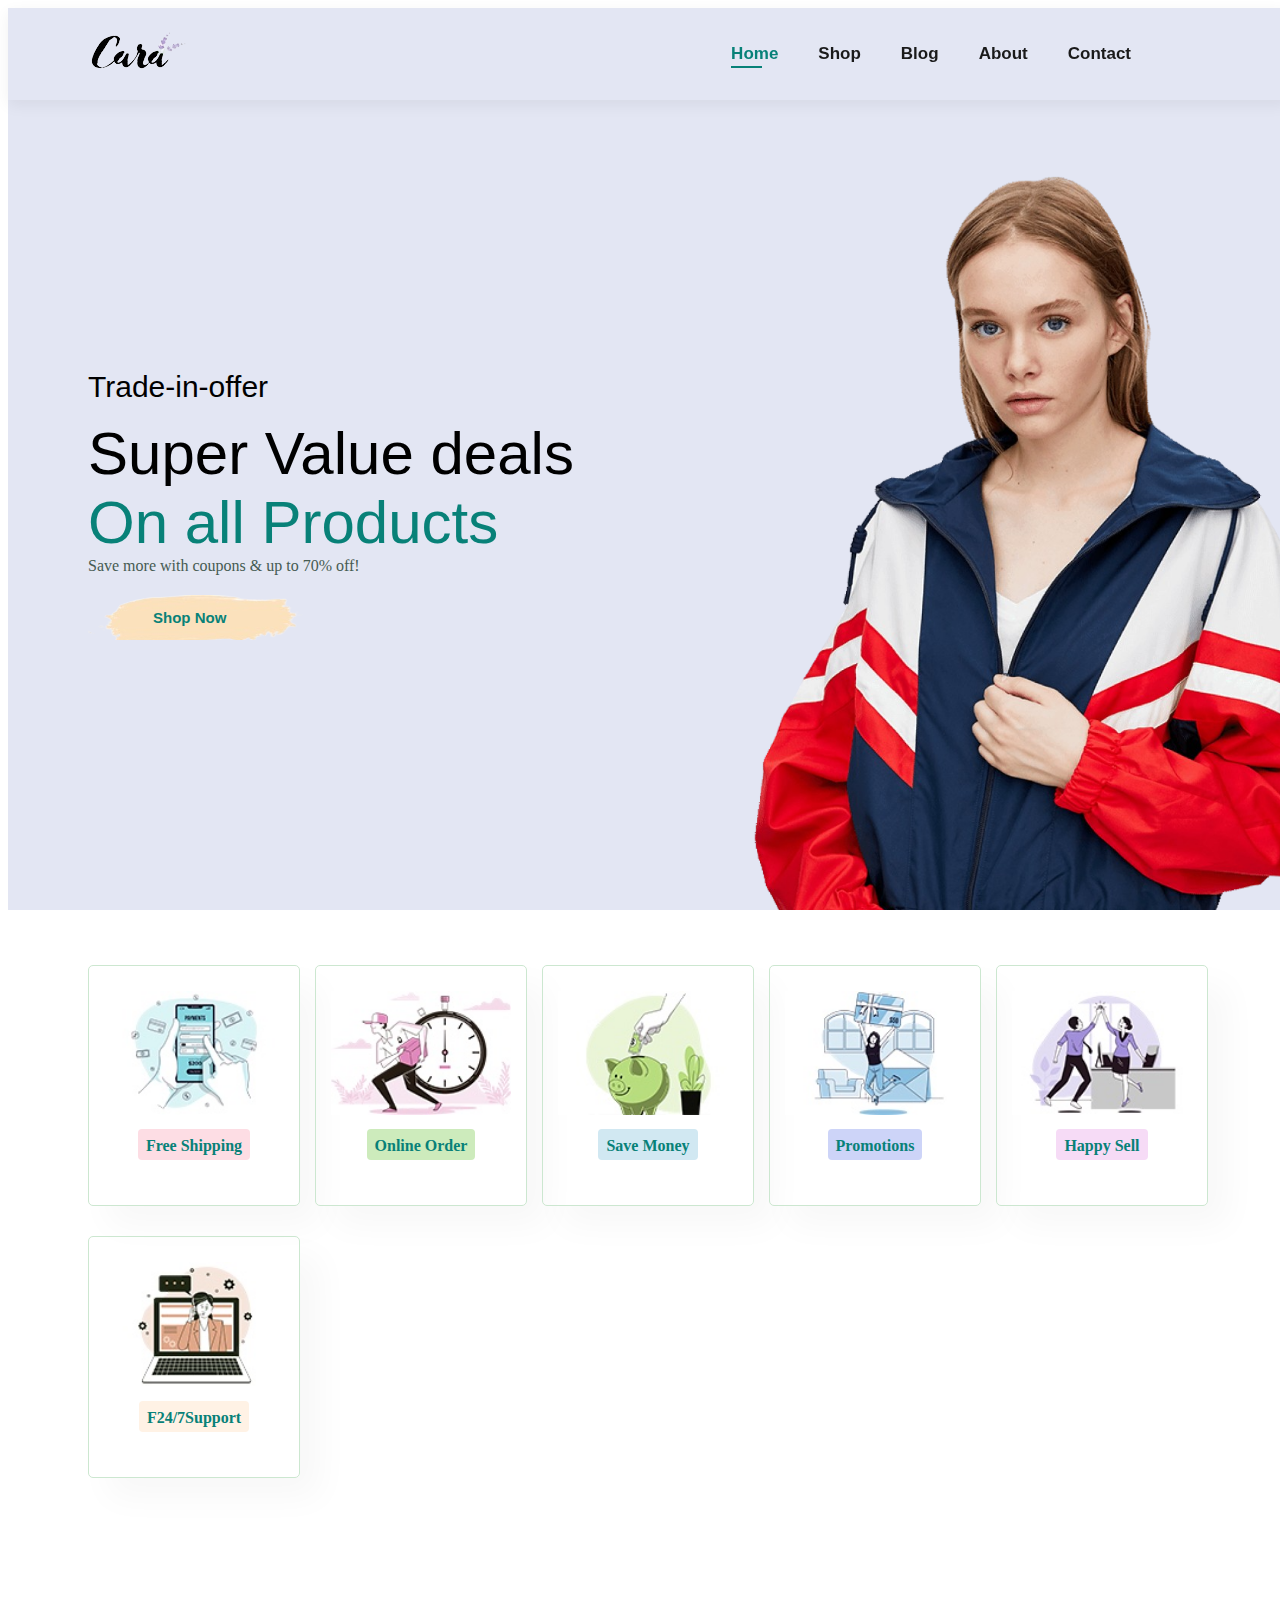
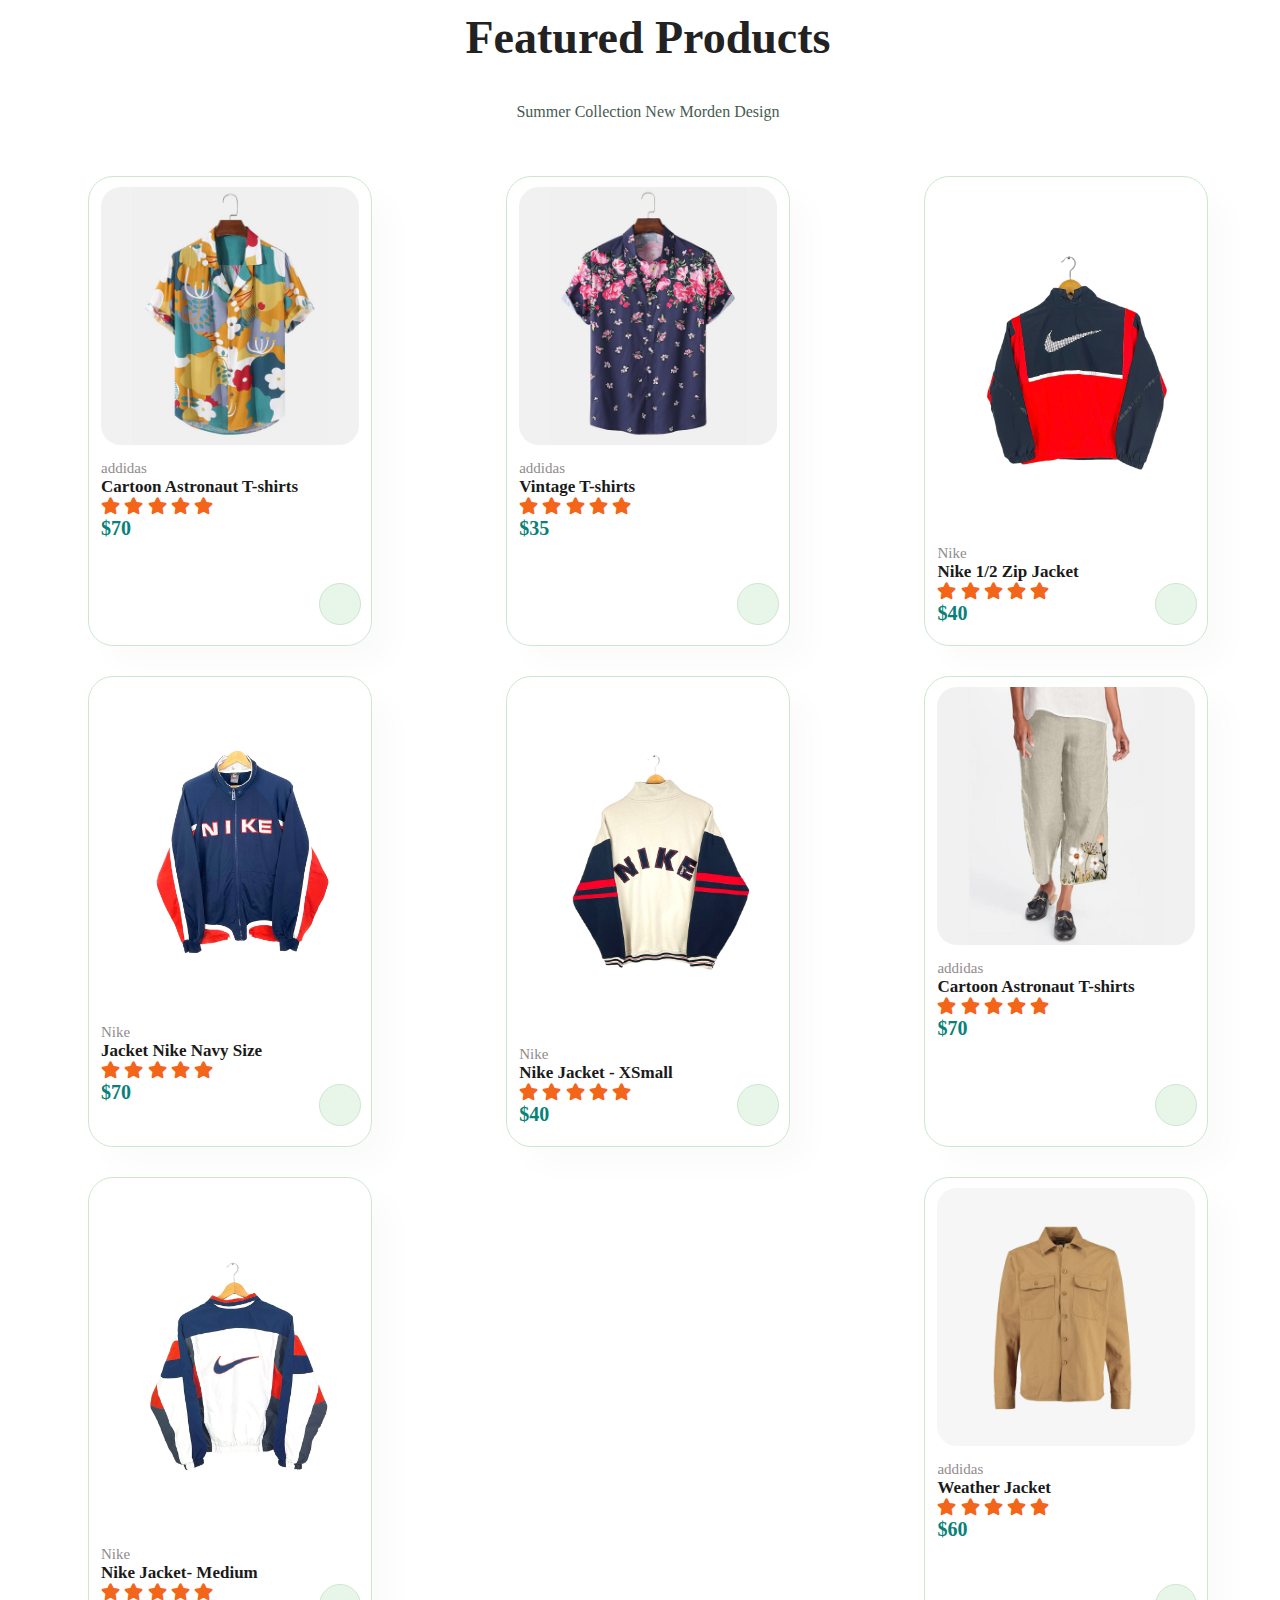
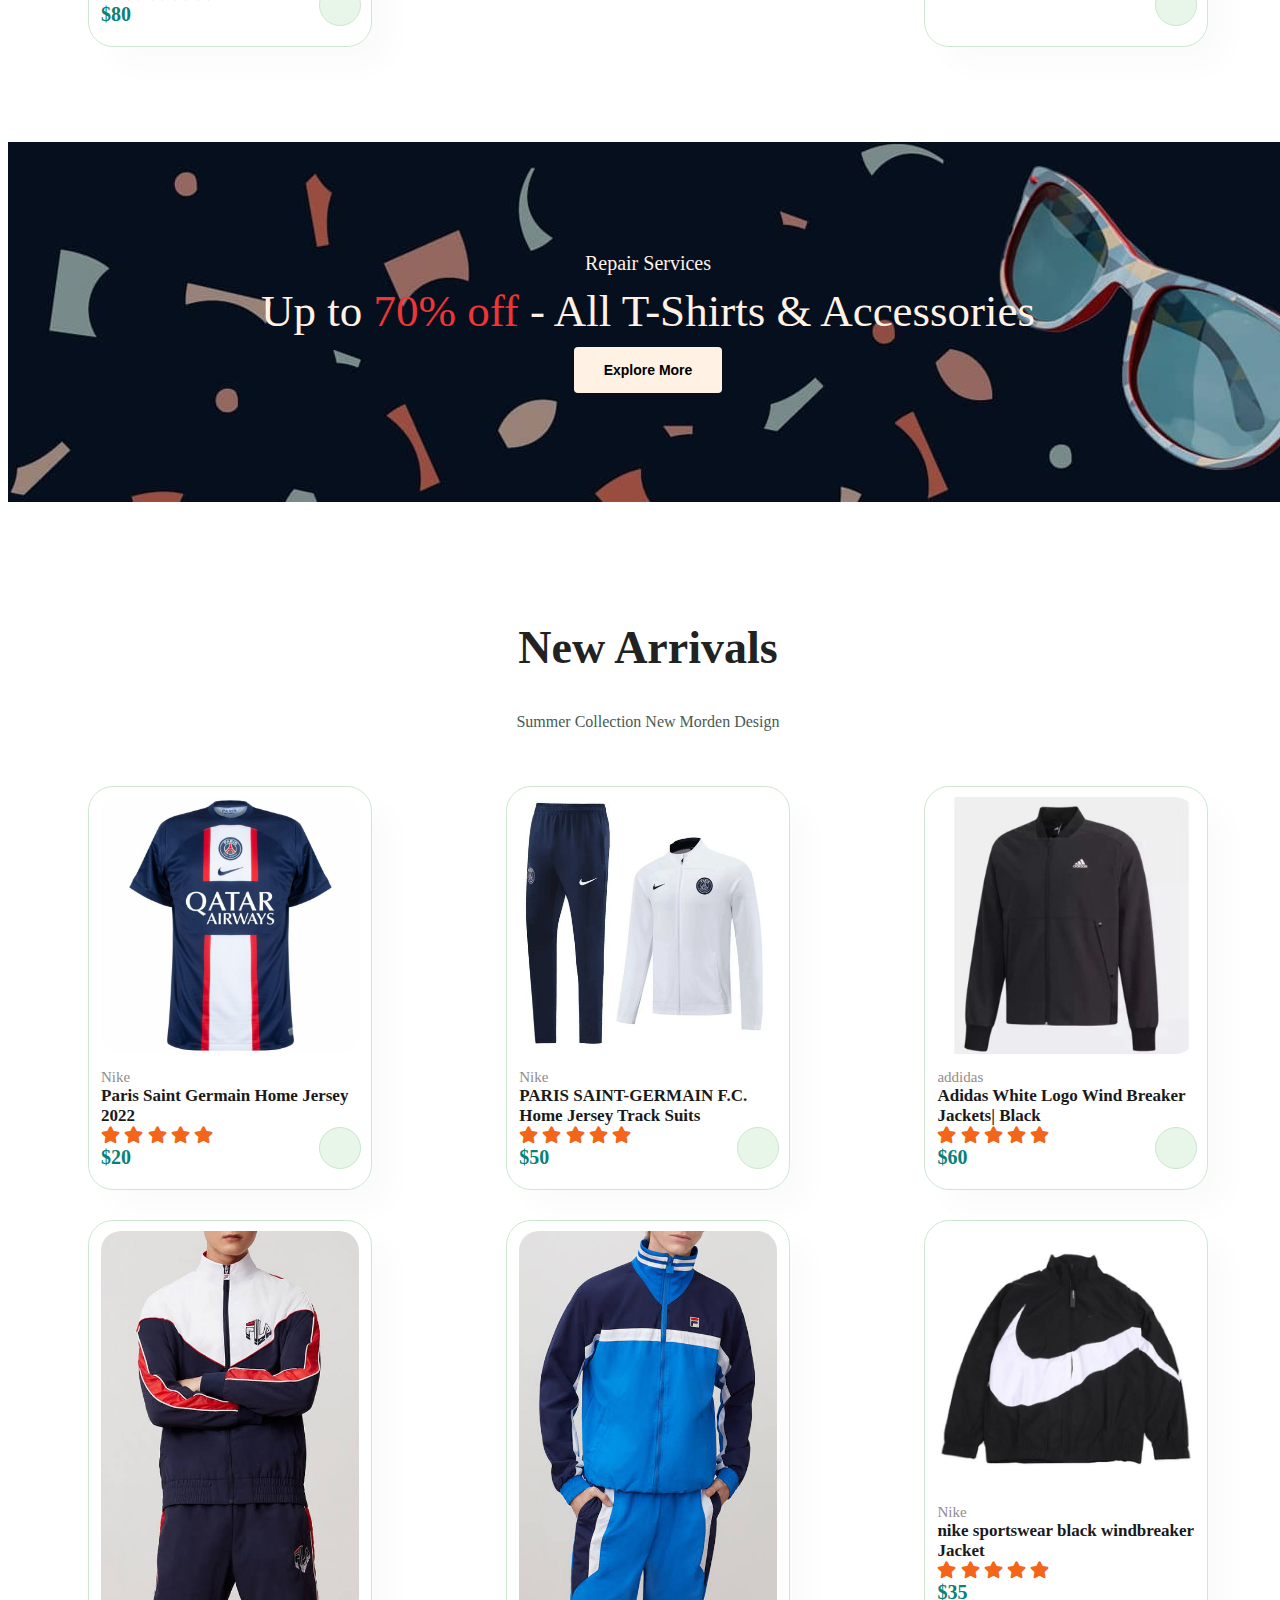
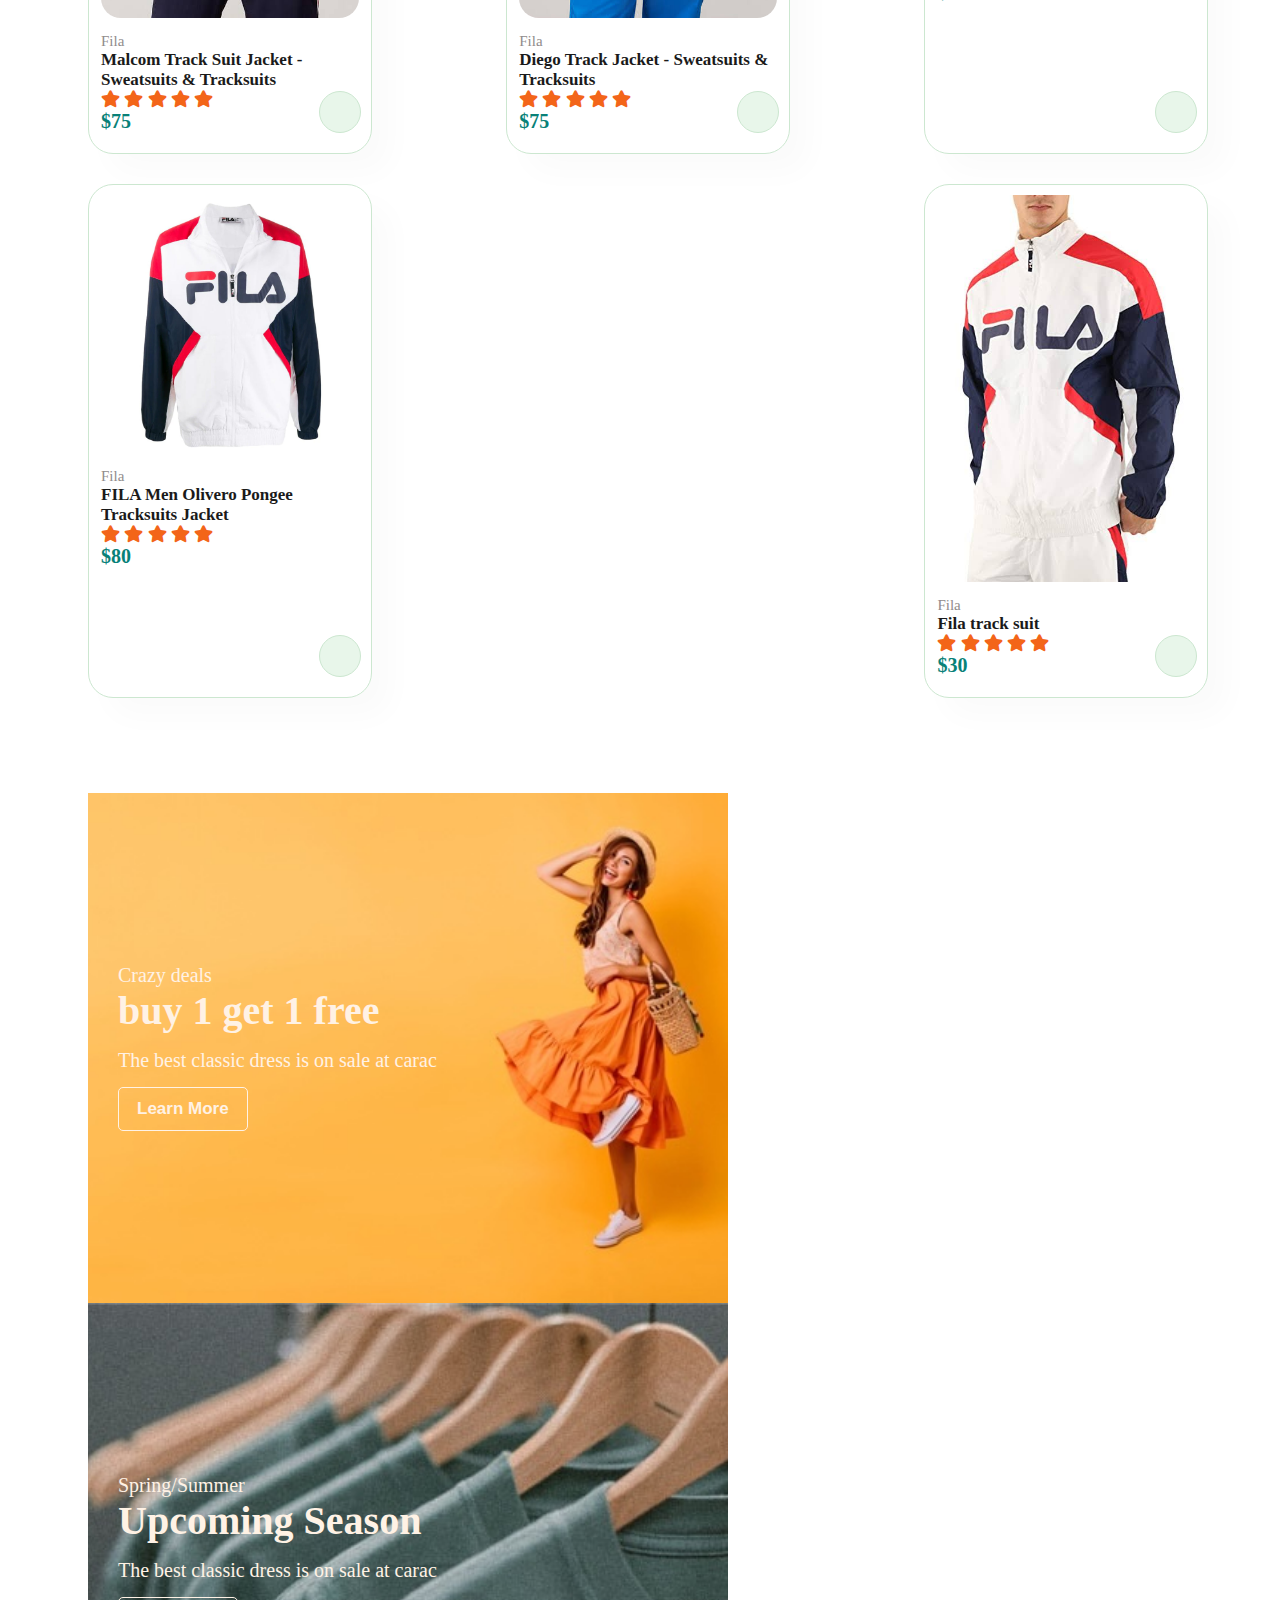
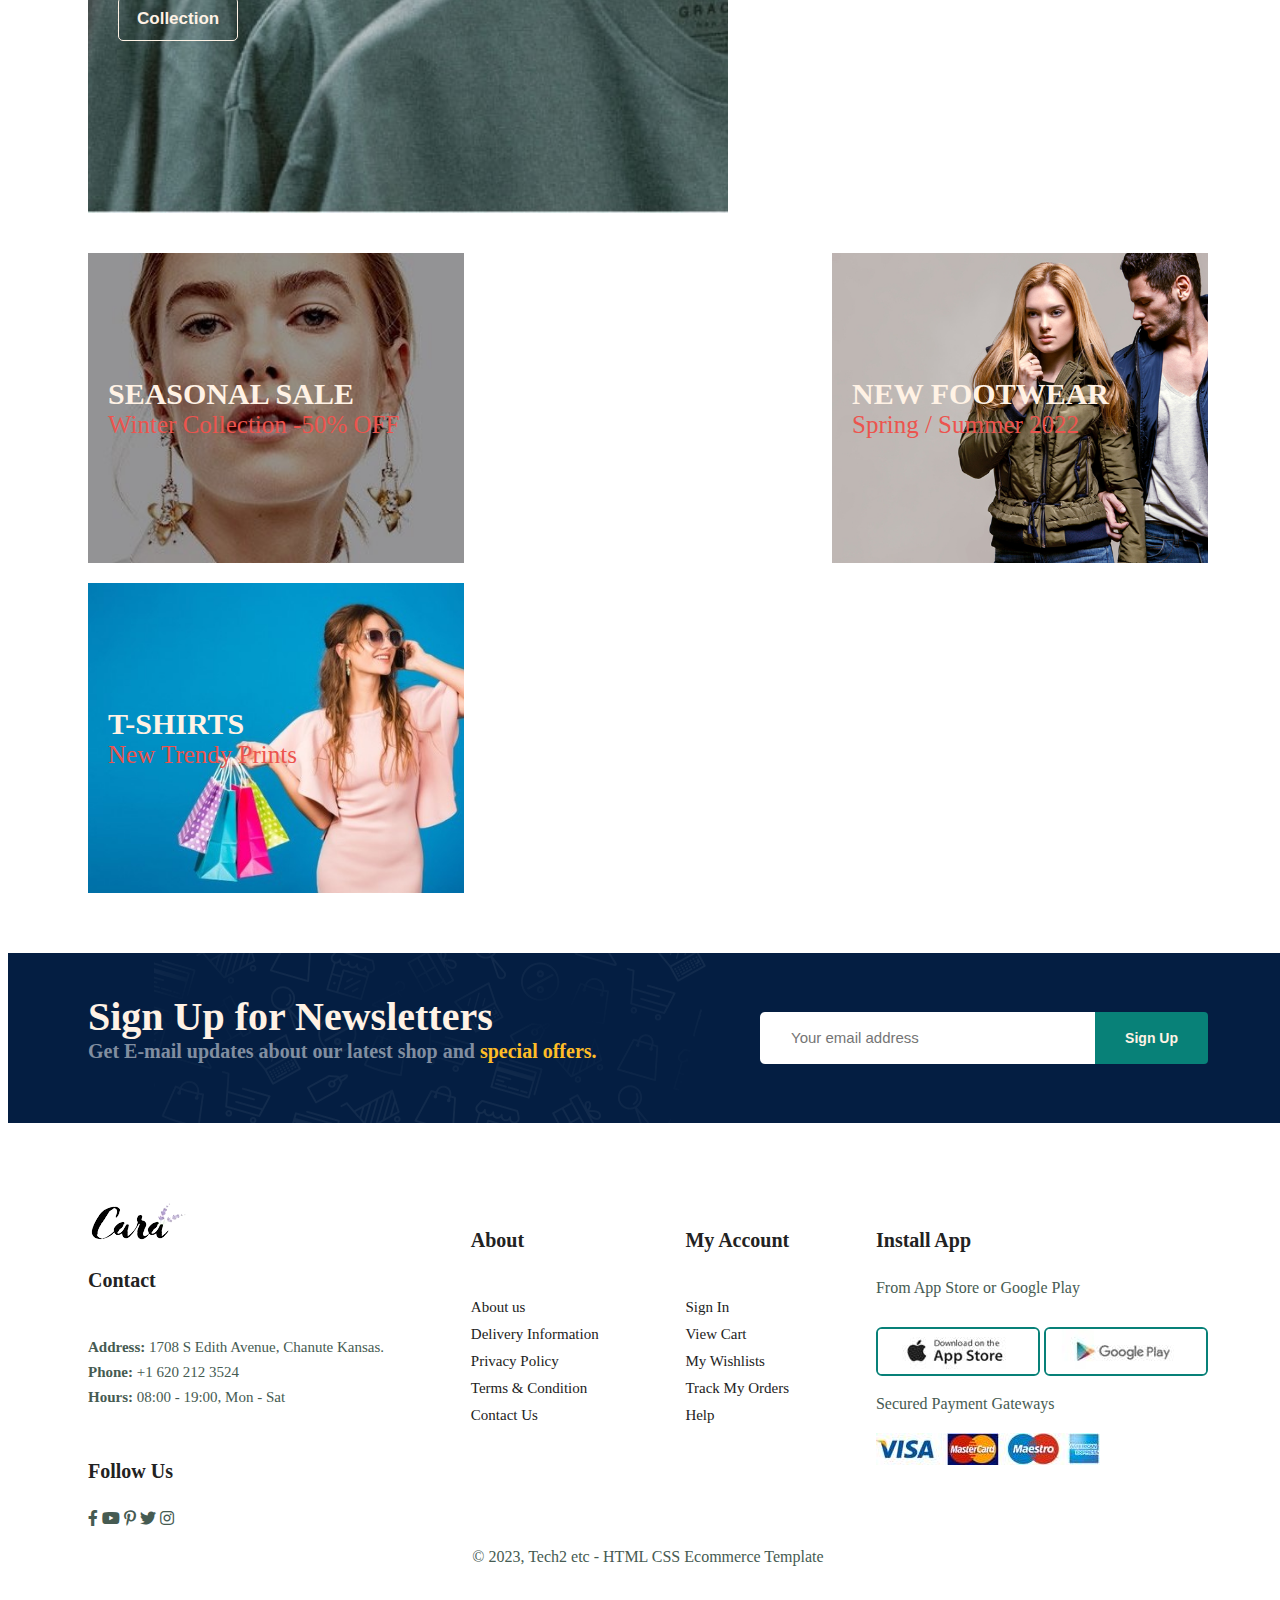
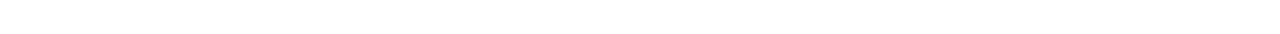
<file: index.html>
<!DOCTYPE html>
<html lang="en">
<head>
    <meta charset="UTF-8">
    <meta name="viewport" content="width=device-width, initial-scale=1.0">
    <title>Drian Store</title>
    <link rel="stylesheet" href="https://pro.fontawesome.com/releases/v5.10.0/css/all.css"/>
    <link rel="stylesheet" href="style.css">
    
</head>
<body>
    <section id="header">
        <a href="#"><img src="image/cara.png" class="logo" alt=""></a>
    <div>
        <ul id="navbar">
            <li><a  href="Index.html" class="active">Home</a></li>
            <li><a href="shop.html">Shop</a></li>
            <li><a href="blog.html">Blog</a></li>
            <li><a href="about.html">About</a></li>
            <li><a href="contact.html">Contact</a></li>
            <li id="lg-bag"><a href="cart.html"><i class="far fa-shopping-bag"></i></a></li>
            <a href="#" id="close"><i class="far fa-times"></i></a>
        </ul>
    </div>
    <div id="mobile">
        <a href="cart.html"><i class="far fa-shopping-bag"></i></a>
        <i id="bar" class="fas fa-outdent"></i>
    </div>
    </section>

    <section id="hero">
        <span class="span1"> Trade-in-offer</span>
        <span class="span2">Super Value deals</span>
        <span class="span3">On all Products</span>
        <p>Save more with coupons & up to 70% off! </p>
        <button>Shop Now</button>

    </section>

    <section id="features" class="section-p1">
        <div class="feat-box">
            <img src="image/features/f1.PNG">
            <p><b>Free Shipping</b></p>
        </div>
        <div class="feat-box">
            <img src="image/features/f2.PNG">
            <p><b>Online Order</b></p>
        </div>
        <div class="feat-box">
            <img src="image/features/f3.PNG">
            <p><b>Save Money</b></p>
        </div>
        <div class="feat-box">
            <img src="image/features/f4.PNG">
            <p><b>Promotions</b></p>
        </div>
        <div class="feat-box">
            <img src="image/features/f5.PNG">
            <p><b>Happy Sell</b></p>
        </div>
        <div class="feat-box">
            <img src="image/features/f6.PNG">
            <p><b>F24/7Support</b></p>
        </div>

    </section>

    <section id="product1" class="section-p1">
        <h2>Featured Products</h2>
        <p>Summer Collection New Morden Design</p>
        <div class="pro-container">
            <div class="pro">
                <img src="image/products/f7.JPG">
                <div class="des">
                    <span class="spa">addidas</span><br>
                    <span class="spaa"><b>Cartoon Astronaut T-shirts</b></span>
                    <div class="star">
                        <i class="fas fa-star"></i>
                        <i class="fas fa-star"></i>
                        <i class="fas fa-star"></i>
                        <i class="fas fa-star"></i>
                        <i class="fas fa-star"></i>
                    </div>
                    <span class="spat"><b>$70</b></span>
                </div>
                <a class="cart" href="#"><i class="fal fa-shopping-cart"></i></a>
            </div>
            <div class="pro">
                <img src="image/products/f16.JPG">
                <div class="des">
                    <span class="spa">addidas</span><br>
                    <span class="spaa"><b>Vintage T-shirts</b></span>
                    <div class="star">
                        <i class="fas fa-star"></i>
                        <i class="fas fa-star"></i>
                        <i class="fas fa-star"></i>
                        <i class="fas fa-star"></i>
                        <i class="fas fa-star"></i>
                    </div>
                    <span class="spat"><b>$35</b></span>
                </div>
                <a class="cart" href="#"><i class="fal fa-shopping-cart"></i></a>
            </div>
            <div class="pro">
                <img src="image/products/f9.JPG">
                <div class="des">
                    <span class="spa">Nike</span><br>
                    <span class="spaa"><b>Nike 1/2 Zip Jacket</b></span>
                    <div class="star">
                        <i class="fas fa-star"></i>
                        <i class="fas fa-star"></i>
                        <i class="fas fa-star"></i>
                        <i class="fas fa-star"></i>
                        <i class="fas fa-star"></i>
                    </div>
                    <span class="spat"><b>$40</b></span>
                </div>
                <a class="cart" href="#"><i class="fal fa-shopping-cart"></i></a>
            </div>
            <div class="pro">
                <img src="image/products/f10.JPG">
                <div class="des">
                    <span class="spa">Nike</span><br>
                    <span class="spaa"><b>Jacket Nike Navy Size</b></span>
                    <div class="star">
                        <i class="fas fa-star"></i>
                        <i class="fas fa-star"></i>
                        <i class="fas fa-star"></i>
                        <i class="fas fa-star"></i>
                        <i class="fas fa-star"></i>
                    </div>
                    <span class="spat"><b>$70</b></span>
                </div>
                <a class="cart" href="#"><i class="fal fa-shopping-cart"></i></a>
            </div>
            <div class="pro">
                <img src="image/products/f11.JPG">
                <div class="des">
                    <span class="spa">Nike</span><br>
                    <span class="spaa"><b>Nike Jacket - XSmall</b></span>
                    <div class="star">
                        <i class="fas fa-star"></i>
                        <i class="fas fa-star"></i>
                        <i class="fas fa-star"></i>
                        <i class="fas fa-star"></i>
                        <i class="fas fa-star"></i>
                    </div>
                    <span class="spat"><b>$40</b></span>
                </div>
                <a class="cart" href="#"><i class="fal fa-shopping-cart"></i></a>
            </div>
            <div class="pro">
                <img src="image/products/f12.JPG">
                <div class="des">
                    <span class="spa">addidas</span><br>
                    <span class="spaa"><b>Cartoon Astronaut T-shirts</b></span>
                    <div class="star">
                        <i class="fas fa-star"></i>
                        <i class="fas fa-star"></i>
                        <i class="fas fa-star"></i>
                        <i class="fas fa-star"></i>
                        <i class="fas fa-star"></i>
                    </div>
                    <span class="spat"><b>$70</b></span>
                </div>
                <a class="cart" href="#"><i class="fal fa-shopping-cart"></i></a>
            </div>
            <div class="pro">
                <img src="image/products/f13.JPG">
                <div class="des">
                    <span class="spa">Nike</span><br>
                    <span class="spaa"><b>Nike Jacket- Medium</b></span>
                    <div class="star">
                        <i class="fas fa-star"></i>
                        <i class="fas fa-star"></i>
                        <i class="fas fa-star"></i>
                        <i class="fas fa-star"></i>
                        <i class="fas fa-star"></i>
                    </div>
                    <span class="spat"><b>$80</b></span>
                </div>
                <a class="cart" href="#"><i class="fal fa-shopping-cart"></i></a>
            </div>
            <div class="pro">
                <img src="image/products/f14.JPG">
                <div class="des">
                    <span class="spa">addidas</span><br>
                    <span class="spaa"><b>Weather Jacket</b></span>
                    <div class="star">
                        <i class="fas fa-star"></i>
                        <i class="fas fa-star"></i>
                        <i class="fas fa-star"></i>
                        <i class="fas fa-star"></i>
                        <i class="fas fa-star"></i>
                    </div>
                    <span class="spat"><b>$60</b></span>
                </div>
                <a class="cart" href="#"><i class="fal fa-shopping-cart"></i></a>
            </div>
           
        </div>
      
    </section>

    <section id="banner" class="section-m1">
        <span class="spaa">Repair Services</span>
        <span class="spa">Up to <span>70% off</span>  - All T-Shirts & Accessories</span>
        <button class="normal">Explore More</button>
    </section>

    <section id="product1" class="section-p1">
        <h2>New Arrivals</h2>
        <p>Summer Collection New Morden Design</p>
        <div class="pro-container">
            <div class="pro">
                <img src="image/products/n1.JPG">
                <div class="des">
                    <span class="spa">Nike</span><br>
                    <span class="spaa"><b>Paris Saint Germain Home Jersey 2022</b></span>
                    <div class="star">
                        <i class="fas fa-star"></i>
                        <i class="fas fa-star"></i>
                        <i class="fas fa-star"></i>
                        <i class="fas fa-star"></i>
                        <i class="fas fa-star"></i>
                    </div>
                    <span class="spat"><b>$20</b></span>
                </div>
                <a class="cart" href="#"><i class="fal fa-shopping-cart"></i></a>
            </div>
            <div class="pro">
                <img src="image/products/n2.JPG">
                <div class="des">
                    <span class="spa">Nike</span><br>
                    <span class="spaa"><b>PARIS SAINT-GERMAIN F.C. Home Jersey Track Suits</b></span>
                    <div class="star">
                        <i class="fas fa-star"></i>
                        <i class="fas fa-star"></i>
                        <i class="fas fa-star"></i>
                        <i class="fas fa-star"></i>
                        <i class="fas fa-star"></i>
                    </div>
                    <span class="spat"><b>$50</b></span>
                </div>
                <a class="cart" href="#"><i class="fal fa-shopping-cart"></i></a>
            </div>
            <div class="pro">
                <img src="image/products/n3.JPG">
                <div class="des">
                    <span class="spa">addidas</span><br>
                    <span class="spaa"><b>Adidas White Logo Wind Breaker Jackets| Black</b></span>
                    <div class="star">
                        <i class="fas fa-star"></i>
                        <i class="fas fa-star"></i>
                        <i class="fas fa-star"></i>
                        <i class="fas fa-star"></i>
                        <i class="fas fa-star"></i>
                    </div>
                    <span class="spat"><b>$60</b></span>
                </div>
                <a class="cart" href="#"><i class="fal fa-shopping-cart"></i></a>
            </div>
            <div class="pro">
                <img src="image/products/n4.JPG">
                <div class="des">
                    <span class="spa">Fila</span><br>
                    <span class="spaa"><b>Malcom Track Suit Jacket - Sweatsuits & Tracksuits</b></span>
                    <div class="star">
                        <i class="fas fa-star"></i>
                        <i class="fas fa-star"></i>
                        <i class="fas fa-star"></i>
                        <i class="fas fa-star"></i>
                        <i class="fas fa-star"></i>
                    </div>
                    <span class="spat"><b>$75</b></span>
                </div>
                <a class="cart" href="#"><i class="fal fa-shopping-cart"></i></a>
            </div>
            <div class="pro">
                <img src="image/products/n5.JPG">
                <div class="des">
                    <span class="spa">Fila</span><br>
                    <span class="spaa"><b>Diego Track Jacket - Sweatsuits & Tracksuits</b></span>
                    <div class="star">
                        <i class="fas fa-star"></i>
                        <i class="fas fa-star"></i>
                        <i class="fas fa-star"></i>
                        <i class="fas fa-star"></i>
                        <i class="fas fa-star"></i>
                    </div>
                    <span class="spat"><b>$75</b></span>
                </div>
                <a class="cart" href="#"><i class="fal fa-shopping-cart"></i></a>
            </div>
            <div class="pro">
                <img src="image/products/n6.JPG">
                <div class="des">
                    <span class="spa">Nike</span><br>
                    <span class="spaa"><b>nike sportswear black windbreaker Jacket</b></span>
                    <div class="star">
                        <i class="fas fa-star"></i>
                        <i class="fas fa-star"></i>
                        <i class="fas fa-star"></i>
                        <i class="fas fa-star"></i>
                        <i class="fas fa-star"></i>
                    </div>
                    <span class="spat"><b>$35</b></span>
                </div>
                <a class="cart" href="#"><i class="fal fa-shopping-cart"></i></a>
            </div>
            <div class="pro">
                <img src="image/products/n7.JPG">
                <div class="des">
                    <span class="spa">Fila</span><br>
                    <span class="spaa"><b>FILA Men Olivero Pongee Tracksuits Jacket</b></span>
                    <div class="star">
                        <i class="fas fa-star"></i>
                        <i class="fas fa-star"></i>
                        <i class="fas fa-star"></i>
                        <i class="fas fa-star"></i>
                        <i class="fas fa-star"></i>
                    </div>
                    <span class="spat"><b>$80</b></span>
                </div>
                <a class="cart" href="#"><i class="fal fa-shopping-cart"></i></a>
            </div>
            <div class="pro">
                <img src="image/products/n8.JPG">
                <div class="des">
                    <span class="spa">Fila</span><br>
                    <span class="spaa"><b>Fila track suit</b></span>
                    <div class="star">
                        <i class="fas fa-star"></i>
                        <i class="fas fa-star"></i>
                        <i class="fas fa-star"></i>
                        <i class="fas fa-star"></i>
                        <i class="fas fa-star"></i>
                    </div>
                    <span class="spat"><b>$30</b></span>
                </div>
                <a class="cart" href="#"><i class="fal fa-shopping-cart"></i></a>
            </div>
           
        </div>
      
    </section>

    <section id="sm-banner" class="section-p1">
        <div class="banner-box">
            <span class="spt">Crazy deals</span>
            <span class="spt1">buy 1 get 1 free</span>
            <span class="spn">The best classic dress is on sale at carac</span>
            <button class="white">Learn More</button>
        </div>
        <div class="banner-box banner-box2">
            <span class="spt">Spring/Summer</span>
            <span class="spt1">Upcoming Season</span>
            <span class="spn">The best classic dress is on sale at carac</span>
            <button class="white">Collection</button>
        </div>
        
    </section>

    <section id="banner3">
        <div class="banner-box ">
           <span class="spt1">SEASONAL SALE</span>
            <span>Winter Collection -50% OFF</span>
         </div>
        <div class="banner-box banner-box2">
           <span class="spt1">NEW FOOTWEAR</span>
            <span>Spring / Summer 2022</span>
         </div>
        <div class="banner-box banner-box3">
           <span class="spt1">T-SHIRTS</span>
            <span>New Trendy Prints</span>
         </div>


    </section>

    <section id="newsletter" class="section-p1 section-m1">
        <div class="newstext">
            <span class="spin">Sign Up for Newsletters</span>
            <p>Get E-mail updates about our latest shop and <span>special offers.</span></p>
        </div>
        <div class="form">
            <input type="text" placeholder="Your email address">
            <button class="normal"> Sign Up </button>
        </div>
    </section>

    <footer class="section-p1">
        <div class="col">
            <img class="logo" src="image/cara.png">
            <h4>Contact</h4>
            <p><strong>Address:</strong> 1708 S Edith Avenue, Chanute Kansas. </p>
            <p><strong>Phone:</strong> +1 620 212 3524 </p>
            <p><strong>Hours:</strong> 08:00 - 19:00, Mon - Sat </p>
            <div class="follow">
                <h4>Follow Us</h4>
                <div class="icon">
                    <i class="fab fa-facebook-f"></i>
                    <i class="fab fa-youtube"></i>
                    <i class="fab fa-pinterest-p"></i>
                    <i class="fab fa-twitter"></i>
                    <i class="fab fa-instagram"></i>
                    
                </div>
            </div>  
        </div>
        <div class="col">
            <h4>About</h4>
            <a href="#">About us</a>
            <a href="#">Delivery Information</a>
            <a href="#">Privacy Policy</a>
            <a href="#">Terms & Condition</a>
            <a href="#">Contact Us</a>

        </div>
        <div class="col">
            <h4>My Account</h4>
            <a href="#">Sign In</a>
            <a href="#">View Cart</a>
            <a href="#">My Wishlists</a>
            <a href="#">Track My Orders</a>
            <a href="#">Help</a>
        </div>
        <div class="col-install">
            <h4>Install App</h4>
            <p>From App Store or Google Play</p>
            <div class="row">
                <img src="image/payimg/app.jpg">
                <img src="image/payimg/play.jpg">
            </div>
            <p>Secured Payment Gateways</p>
            <img src="image/payimg/pay.jpg">
        </div>

        <div class="copyright">
            <p> &copy; 2023, Tech2 etc - HTML CSS Ecommerce Template</y></p>
        </div>
    </footer>
    
   
<script src="script.js"></script>   
   

</body>
</html>
</file>
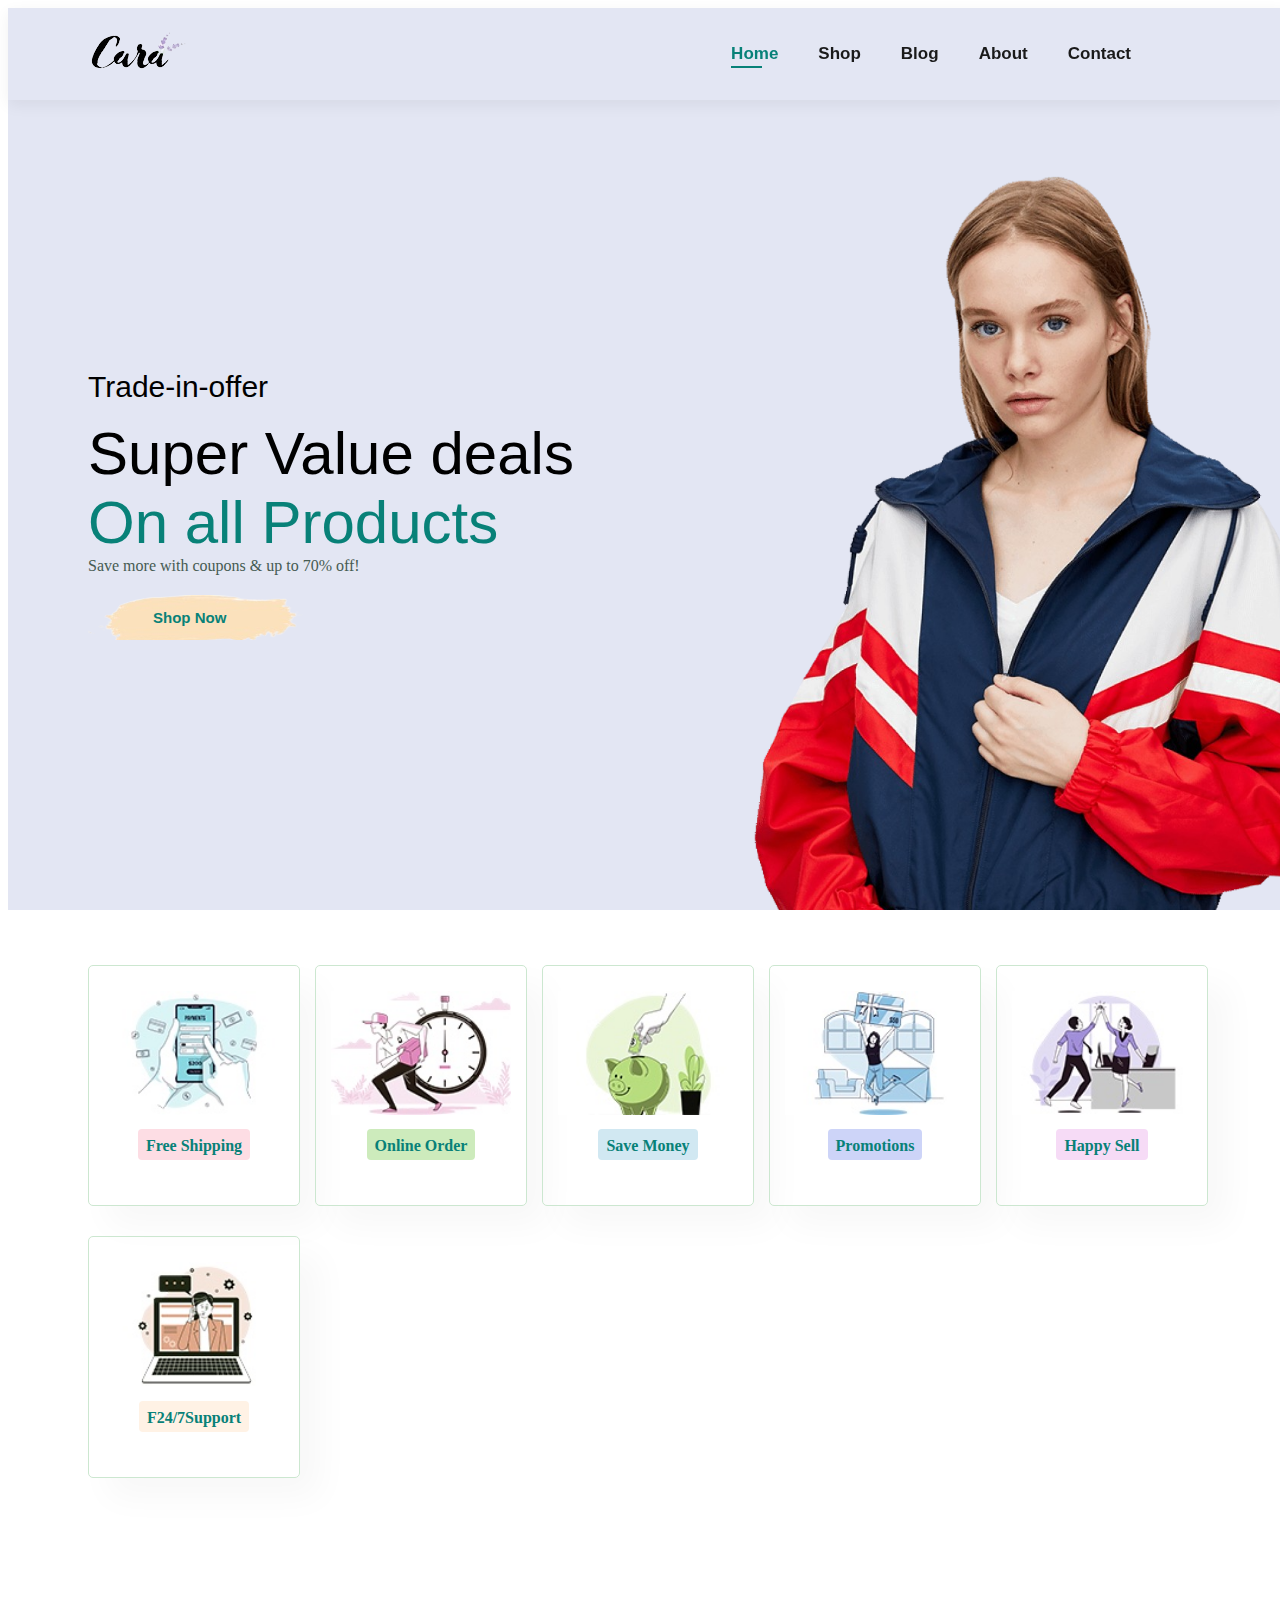
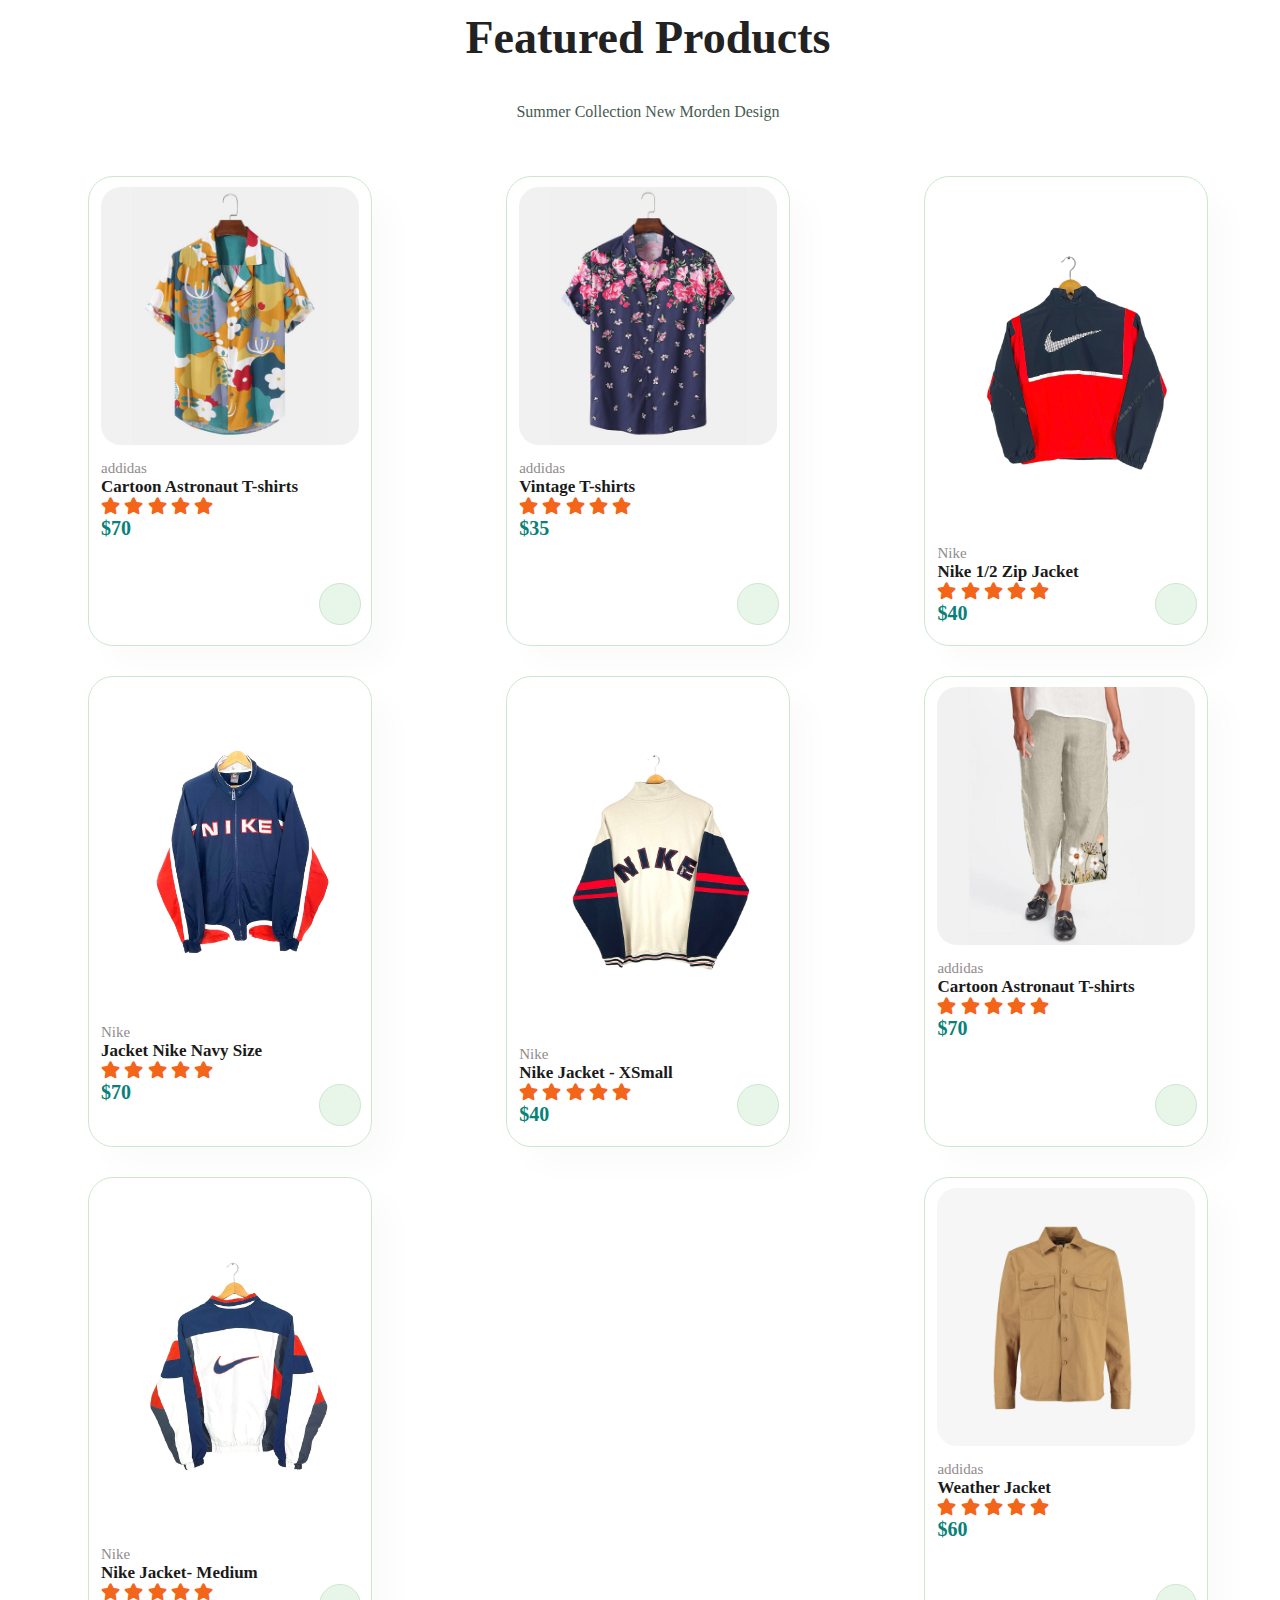
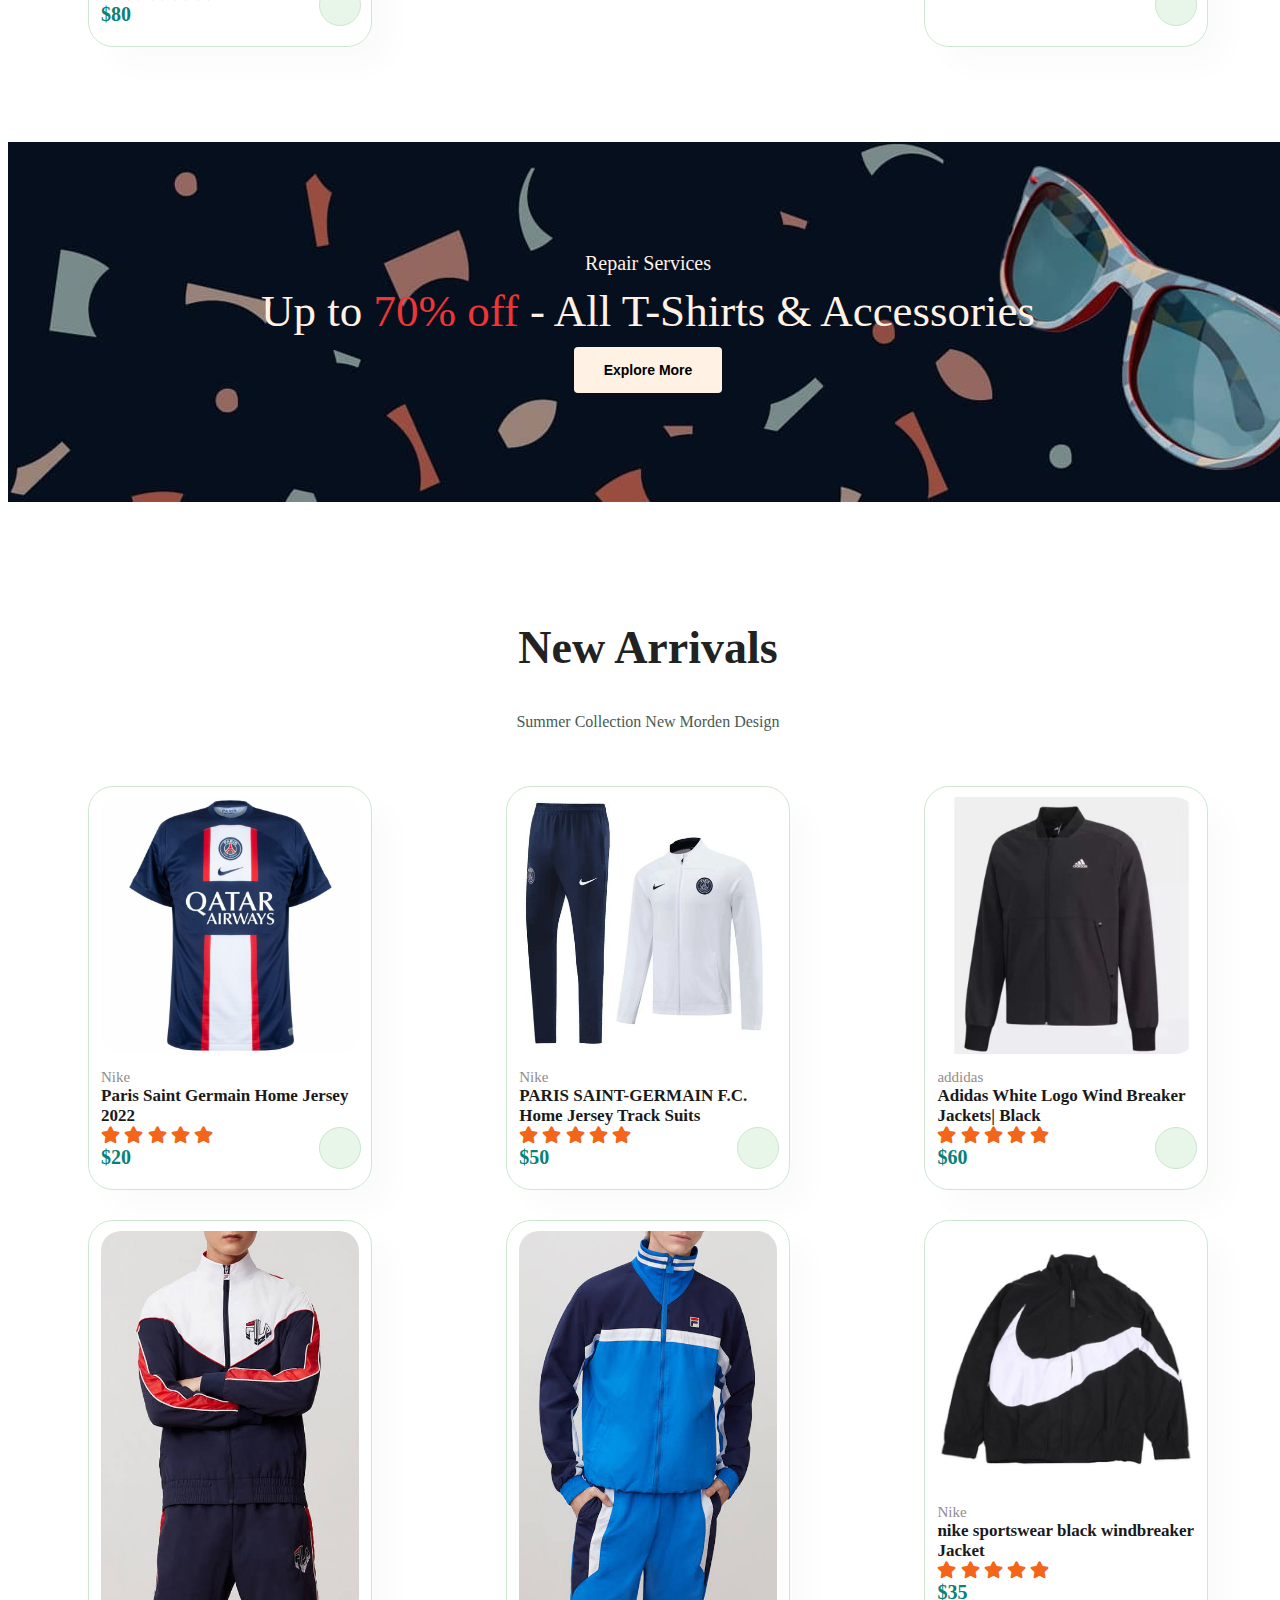
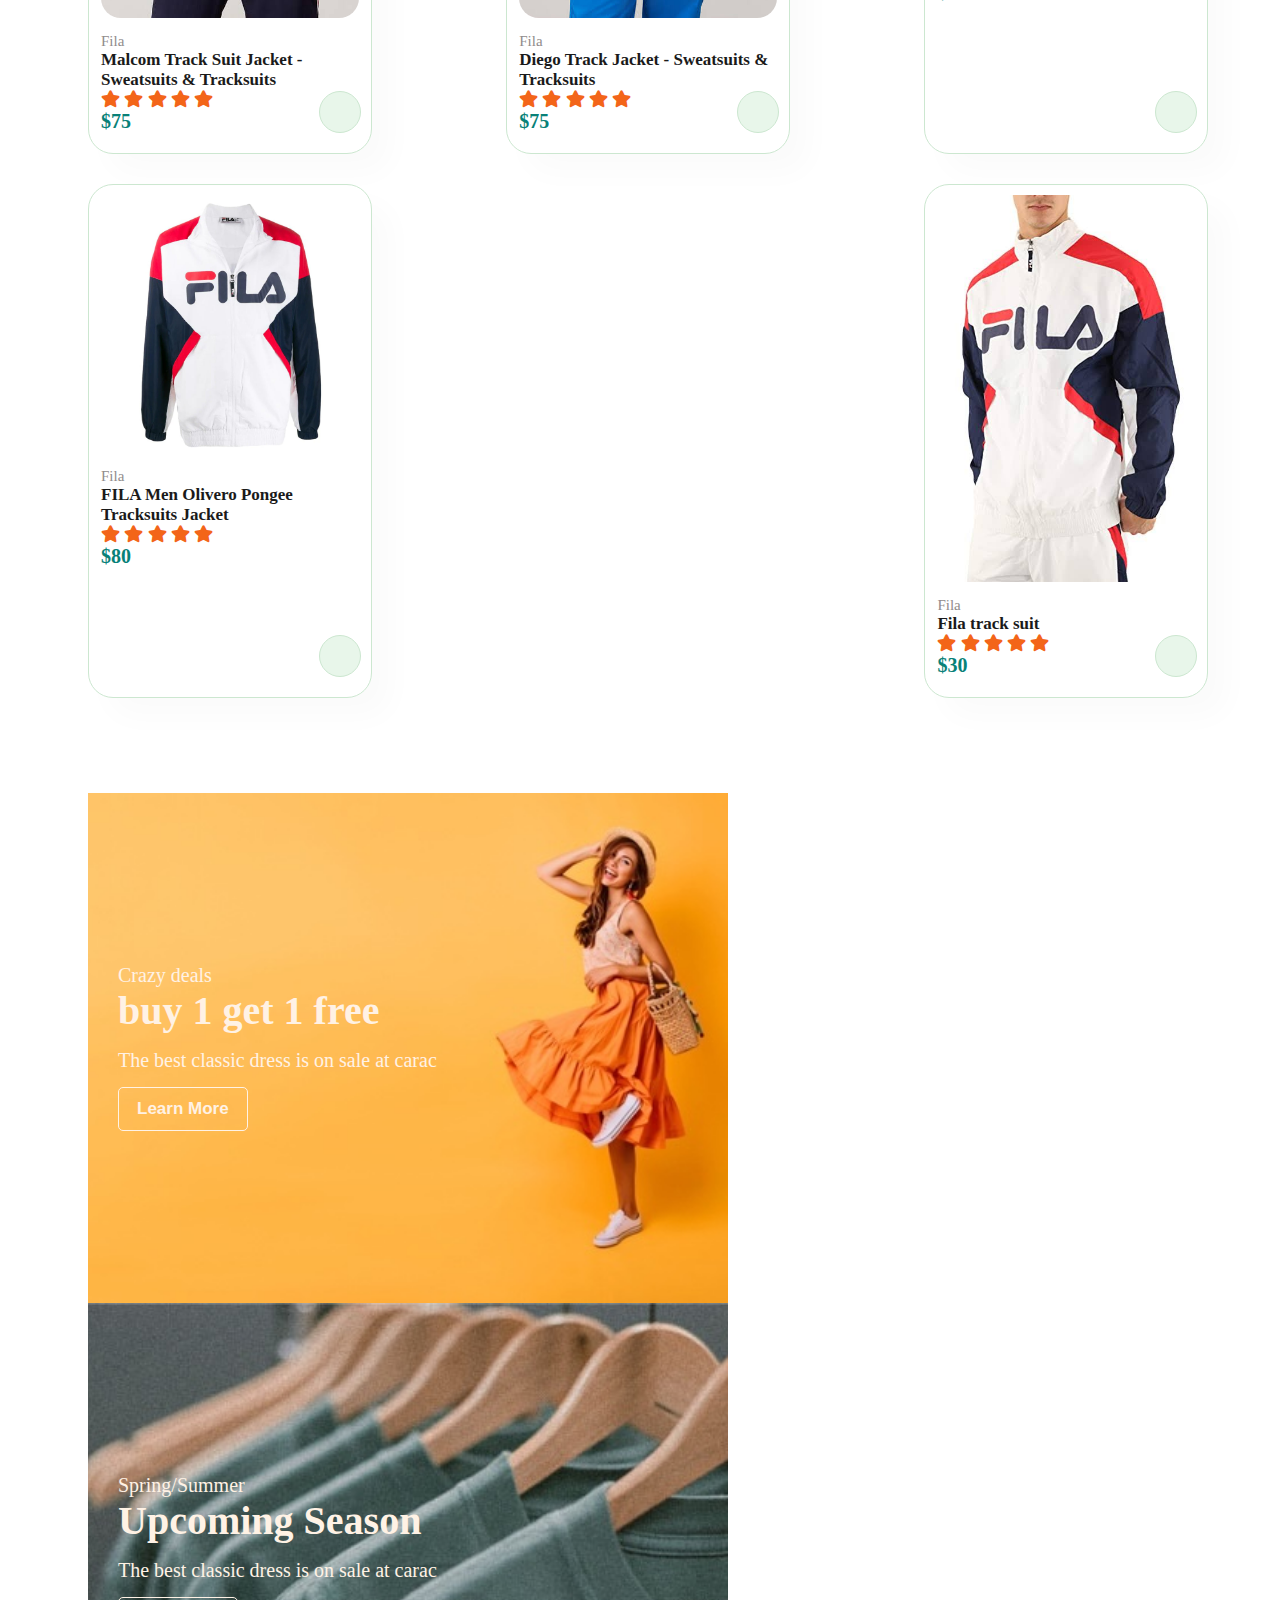
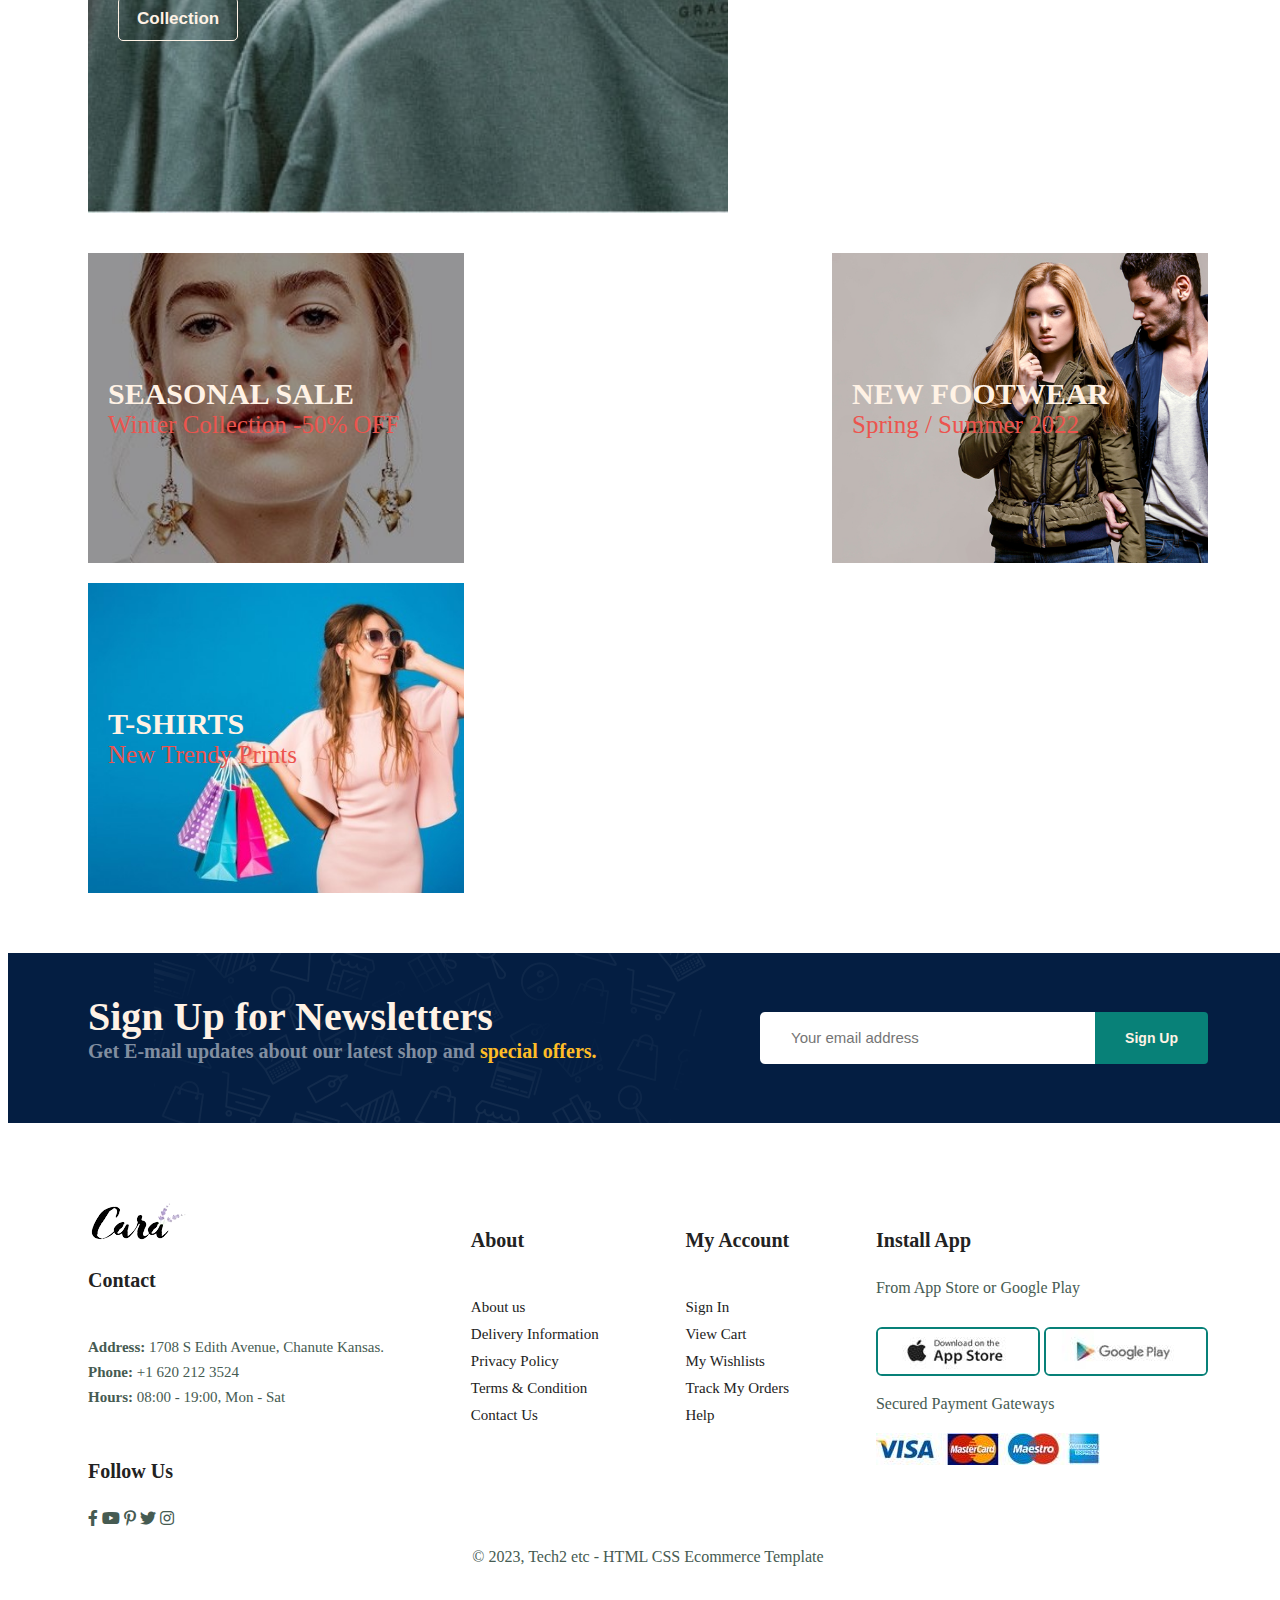
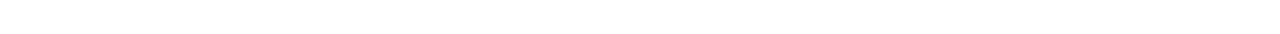
<file: Index.html>
<!DOCTYPE html>
<html lang="en">
<head>
    <meta charset="UTF-8">
    <meta name="viewport" content="width=device-width, initial-scale=1.0">
    <title>Shopify Store</title>
    <link rel="stylesheet" href="https://pro.fontawesome.com/releases/v5.10.0/css/all.css"/>
    <link rel="stylesheet" href="style.css">
    
</head>
<body>
    <section id="header">
        <a href="#"><img src="image/cara.png" class="logo" alt=""></a>
    <div>
        <ul id="navbar">
            <li><a  href="Index.html" class="active">Home</a></li>
            <li><a href="shop.html">Shop</a></li>
            <li><a href="blog.html">Blog</a></li>
            <li><a href="about.html">About</a></li>
            <li><a href="contact.html">Contact</a></li>
            <li id="lg-bag"><a href="cart.html"><i class="far fa-shopping-bag"></i></a></li>
            <a href="#" id="close"><i class="far fa-times"></i></a>
        </ul>
    </div>
    <div id="mobile">
        <a href="cart.html"><i class="far fa-shopping-bag"></i></a>
        <i id="bar" class="fas fa-outdent"></i>
    </div>
    </section>

    <section id="hero">
        <span class="span1"> Trade-in-offer</span>
        <span class="span2">Super Value deals</span>
        <span class="span3">On all Products</span>
        <p>Save more with coupons & up to 70% off! </p>
        <button>Shop Now</button>

    </section>

    <section id="features" class="section-p1">
        <div class="feat-box">
            <img src="image/features/f1.PNG">
            <p><b>Free Shipping</b></p>
        </div>
        <div class="feat-box">
            <img src="image/features/f2.PNG">
            <p><b>Online Order</b></p>
        </div>
        <div class="feat-box">
            <img src="image/features/f3.PNG">
            <p><b>Save Money</b></p>
        </div>
        <div class="feat-box">
            <img src="image/features/f4.PNG">
            <p><b>Promotions</b></p>
        </div>
        <div class="feat-box">
            <img src="image/features/f5.PNG">
            <p><b>Happy Sell</b></p>
        </div>
        <div class="feat-box">
            <img src="image/features/f6.PNG">
            <p><b>F24/7Support</b></p>
        </div>

    </section>

    <section id="product1" class="section-p1">
        <h2>Featured Products</h2>
        <p>Summer Collection New Morden Design</p>
        <div class="pro-container">
            <div class="pro">
                <img src="image/products/f7.JPG">
                <div class="des">
                    <span class="spa">addidas</span><br>
                    <span class="spaa"><b>Cartoon Astronaut T-shirts</b></span>
                    <div class="star">
                        <i class="fas fa-star"></i>
                        <i class="fas fa-star"></i>
                        <i class="fas fa-star"></i>
                        <i class="fas fa-star"></i>
                        <i class="fas fa-star"></i>
                    </div>
                    <span class="spat"><b>$70</b></span>
                </div>
                <a class="cart" href="#"><i class="fal fa-shopping-cart"></i></a>
            </div>
            <div class="pro">
                <img src="image/products/f16.JPG">
                <div class="des">
                    <span class="spa">addidas</span><br>
                    <span class="spaa"><b>Vintage T-shirts</b></span>
                    <div class="star">
                        <i class="fas fa-star"></i>
                        <i class="fas fa-star"></i>
                        <i class="fas fa-star"></i>
                        <i class="fas fa-star"></i>
                        <i class="fas fa-star"></i>
                    </div>
                    <span class="spat"><b>$35</b></span>
                </div>
                <a class="cart" href="#"><i class="fal fa-shopping-cart"></i></a>
            </div>
            <div class="pro">
                <img src="image/products/f9.JPG">
                <div class="des">
                    <span class="spa">Nike</span><br>
                    <span class="spaa"><b>Nike 1/2 Zip Jacket</b></span>
                    <div class="star">
                        <i class="fas fa-star"></i>
                        <i class="fas fa-star"></i>
                        <i class="fas fa-star"></i>
                        <i class="fas fa-star"></i>
                        <i class="fas fa-star"></i>
                    </div>
                    <span class="spat"><b>$40</b></span>
                </div>
                <a class="cart" href="#"><i class="fal fa-shopping-cart"></i></a>
            </div>
            <div class="pro">
                <img src="image/products/f10.JPG">
                <div class="des">
                    <span class="spa">Nike</span><br>
                    <span class="spaa"><b>Jacket Nike Navy Size</b></span>
                    <div class="star">
                        <i class="fas fa-star"></i>
                        <i class="fas fa-star"></i>
                        <i class="fas fa-star"></i>
                        <i class="fas fa-star"></i>
                        <i class="fas fa-star"></i>
                    </div>
                    <span class="spat"><b>$70</b></span>
                </div>
                <a class="cart" href="#"><i class="fal fa-shopping-cart"></i></a>
            </div>
            <div class="pro">
                <img src="image/products/f11.JPG">
                <div class="des">
                    <span class="spa">Nike</span><br>
                    <span class="spaa"><b>Nike Jacket - XSmall</b></span>
                    <div class="star">
                        <i class="fas fa-star"></i>
                        <i class="fas fa-star"></i>
                        <i class="fas fa-star"></i>
                        <i class="fas fa-star"></i>
                        <i class="fas fa-star"></i>
                    </div>
                    <span class="spat"><b>$40</b></span>
                </div>
                <a class="cart" href="#"><i class="fal fa-shopping-cart"></i></a>
            </div>
            <div class="pro">
                <img src="image/products/f12.JPG">
                <div class="des">
                    <span class="spa">addidas</span><br>
                    <span class="spaa"><b>Cartoon Astronaut T-shirts</b></span>
                    <div class="star">
                        <i class="fas fa-star"></i>
                        <i class="fas fa-star"></i>
                        <i class="fas fa-star"></i>
                        <i class="fas fa-star"></i>
                        <i class="fas fa-star"></i>
                    </div>
                    <span class="spat"><b>$70</b></span>
                </div>
                <a class="cart" href="#"><i class="fal fa-shopping-cart"></i></a>
            </div>
            <div class="pro">
                <img src="image/products/f13.JPG">
                <div class="des">
                    <span class="spa">Nike</span><br>
                    <span class="spaa"><b>Nike Jacket- Medium</b></span>
                    <div class="star">
                        <i class="fas fa-star"></i>
                        <i class="fas fa-star"></i>
                        <i class="fas fa-star"></i>
                        <i class="fas fa-star"></i>
                        <i class="fas fa-star"></i>
                    </div>
                    <span class="spat"><b>$80</b></span>
                </div>
                <a class="cart" href="#"><i class="fal fa-shopping-cart"></i></a>
            </div>
            <div class="pro">
                <img src="image/products/f14.JPG">
                <div class="des">
                    <span class="spa">addidas</span><br>
                    <span class="spaa"><b>Weather Jacket</b></span>
                    <div class="star">
                        <i class="fas fa-star"></i>
                        <i class="fas fa-star"></i>
                        <i class="fas fa-star"></i>
                        <i class="fas fa-star"></i>
                        <i class="fas fa-star"></i>
                    </div>
                    <span class="spat"><b>$60</b></span>
                </div>
                <a class="cart" href="#"><i class="fal fa-shopping-cart"></i></a>
            </div>
           
        </div>
      
    </section>

    <section id="banner" class="section-m1">
        <span class="spaa">Repair Services</span>
        <span class="spa">Up to <span>70% off</span>  - All T-Shirts & Accessories</span>
        <button class="normal">Explore More</button>
    </section>

    <section id="product1" class="section-p1">
        <h2>New Arrivals</h2>
        <p>Summer Collection New Morden Design</p>
        <div class="pro-container">
            <div class="pro">
                <img src="image/products/n1.JPG">
                <div class="des">
                    <span class="spa">Nike</span><br>
                    <span class="spaa"><b>Paris Saint Germain Home Jersey 2022</b></span>
                    <div class="star">
                        <i class="fas fa-star"></i>
                        <i class="fas fa-star"></i>
                        <i class="fas fa-star"></i>
                        <i class="fas fa-star"></i>
                        <i class="fas fa-star"></i>
                    </div>
                    <span class="spat"><b>$20</b></span>
                </div>
                <a class="cart" href="#"><i class="fal fa-shopping-cart"></i></a>
            </div>
            <div class="pro">
                <img src="image/products/n2.JPG">
                <div class="des">
                    <span class="spa">Nike</span><br>
                    <span class="spaa"><b>PARIS SAINT-GERMAIN F.C. Home Jersey Track Suits</b></span>
                    <div class="star">
                        <i class="fas fa-star"></i>
                        <i class="fas fa-star"></i>
                        <i class="fas fa-star"></i>
                        <i class="fas fa-star"></i>
                        <i class="fas fa-star"></i>
                    </div>
                    <span class="spat"><b>$50</b></span>
                </div>
                <a class="cart" href="#"><i class="fal fa-shopping-cart"></i></a>
            </div>
            <div class="pro">
                <img src="image/products/n3.JPG">
                <div class="des">
                    <span class="spa">addidas</span><br>
                    <span class="spaa"><b>Adidas White Logo Wind Breaker Jackets| Black</b></span>
                    <div class="star">
                        <i class="fas fa-star"></i>
                        <i class="fas fa-star"></i>
                        <i class="fas fa-star"></i>
                        <i class="fas fa-star"></i>
                        <i class="fas fa-star"></i>
                    </div>
                    <span class="spat"><b>$60</b></span>
                </div>
                <a class="cart" href="#"><i class="fal fa-shopping-cart"></i></a>
            </div>
            <div class="pro">
                <img src="image/products/n4.JPG">
                <div class="des">
                    <span class="spa">Fila</span><br>
                    <span class="spaa"><b>Malcom Track Suit Jacket - Sweatsuits & Tracksuits</b></span>
                    <div class="star">
                        <i class="fas fa-star"></i>
                        <i class="fas fa-star"></i>
                        <i class="fas fa-star"></i>
                        <i class="fas fa-star"></i>
                        <i class="fas fa-star"></i>
                    </div>
                    <span class="spat"><b>$75</b></span>
                </div>
                <a class="cart" href="#"><i class="fal fa-shopping-cart"></i></a>
            </div>
            <div class="pro">
                <img src="image/products/n5.JPG">
                <div class="des">
                    <span class="spa">Fila</span><br>
                    <span class="spaa"><b>Diego Track Jacket - Sweatsuits & Tracksuits</b></span>
                    <div class="star">
                        <i class="fas fa-star"></i>
                        <i class="fas fa-star"></i>
                        <i class="fas fa-star"></i>
                        <i class="fas fa-star"></i>
                        <i class="fas fa-star"></i>
                    </div>
                    <span class="spat"><b>$75</b></span>
                </div>
                <a class="cart" href="#"><i class="fal fa-shopping-cart"></i></a>
            </div>
            <div class="pro">
                <img src="image/products/n6.JPG">
                <div class="des">
                    <span class="spa">Nike</span><br>
                    <span class="spaa"><b>nike sportswear black windbreaker Jacket</b></span>
                    <div class="star">
                        <i class="fas fa-star"></i>
                        <i class="fas fa-star"></i>
                        <i class="fas fa-star"></i>
                        <i class="fas fa-star"></i>
                        <i class="fas fa-star"></i>
                    </div>
                    <span class="spat"><b>$35</b></span>
                </div>
                <a class="cart" href="#"><i class="fal fa-shopping-cart"></i></a>
            </div>
            <div class="pro">
                <img src="image/products/n7.JPG">
                <div class="des">
                    <span class="spa">Fila</span><br>
                    <span class="spaa"><b>FILA Men Olivero Pongee Tracksuits Jacket</b></span>
                    <div class="star">
                        <i class="fas fa-star"></i>
                        <i class="fas fa-star"></i>
                        <i class="fas fa-star"></i>
                        <i class="fas fa-star"></i>
                        <i class="fas fa-star"></i>
                    </div>
                    <span class="spat"><b>$80</b></span>
                </div>
                <a class="cart" href="#"><i class="fal fa-shopping-cart"></i></a>
            </div>
            <div class="pro">
                <img src="image/products/n8.JPG">
                <div class="des">
                    <span class="spa">Fila</span><br>
                    <span class="spaa"><b>Fila track suit</b></span>
                    <div class="star">
                        <i class="fas fa-star"></i>
                        <i class="fas fa-star"></i>
                        <i class="fas fa-star"></i>
                        <i class="fas fa-star"></i>
                        <i class="fas fa-star"></i>
                    </div>
                    <span class="spat"><b>$30</b></span>
                </div>
                <a class="cart" href="#"><i class="fal fa-shopping-cart"></i></a>
            </div>
           
        </div>
      
    </section>

    <section id="sm-banner" class="section-p1">
        <div class="banner-box">
            <span class="spt">Crazy deals</span>
            <span class="spt1">buy 1 get 1 free</span>
            <span class="spn">The best classic dress is on sale at carac</span>
            <button class="white">Learn More</button>
        </div>
        <div class="banner-box banner-box2">
            <span class="spt">Spring/Summer</span>
            <span class="spt1">Upcoming Season</span>
            <span class="spn">The best classic dress is on sale at carac</span>
            <button class="white">Collection</button>
        </div>
        
    </section>

    <section id="banner3">
        <div class="banner-box ">
           <span class="spt1">SEASONAL SALE</span>
            <span>Winter Collection -50% OFF</span>
         </div>
        <div class="banner-box banner-box2">
           <span class="spt1">NEW FOOTWEAR</span>
            <span>Spring / Summer 2022</span>
         </div>
        <div class="banner-box banner-box3">
           <span class="spt1">T-SHIRTS</span>
            <span>New Trendy Prints</span>
         </div>


    </section>

    <section id="newsletter" class="section-p1 section-m1">
        <div class="newstext">
            <span class="spin">Sign Up for Newsletters</span>
            <p>Get E-mail updates about our latest shop and <span>special offers.</span></p>
        </div>
        <div class="form">
            <input type="text" placeholder="Your email address">
            <button class="normal"> Sign Up </button>
        </div>
    </section>

    <footer class="section-p1">
        <div class="col">
            <img class="logo" src="image/cara.png">
            <h4>Contact</h4>
            <p><strong>Address:</strong> 1708 S Edith Avenue, Chanute Kansas. </p>
            <p><strong>Phone:</strong> +1 620 212 3524 </p>
            <p><strong>Hours:</strong> 08:00 - 19:00, Mon - Sat </p>
            <div class="follow">
                <h4>Follow Us</h4>
                <div class="icon">
                    <i class="fab fa-facebook-f"></i>
                    <i class="fab fa-youtube"></i>
                    <i class="fab fa-pinterest-p"></i>
                    <i class="fab fa-twitter"></i>
                    <i class="fab fa-instagram"></i>
                    
                </div>
            </div>  
        </div>
        <div class="col">
            <h4>About</h4>
            <a href="#">About us</a>
            <a href="#">Delivery Information</a>
            <a href="#">Privacy Policy</a>
            <a href="#">Terms & Condition</a>
            <a href="#">Contact Us</a>

        </div>
        <div class="col">
            <h4>My Account</h4>
            <a href="#">Sign In</a>
            <a href="#">View Cart</a>
            <a href="#">My Wishlists</a>
            <a href="#">Track My Orders</a>
            <a href="#">Help</a>
        </div>
        <div class="col-install">
            <h4>Install App</h4>
            <p>From App Store or Google Play</p>
            <div class="row">
                <img src="image/payimg/app.jpg">
                <img src="image/payimg/play.jpg">
            </div>
            <p>Secured Payment Gateways</p>
            <img src="image/payimg/pay.jpg">
        </div>

        <div class="copyright">
            <p> &copy; 2023, Tech2 etc - HTML CSS Ecommerce Template</y></p>
        </div>
    </footer>
    
   
<script src="script.js"></script>   
   

</body>
</html>
</file>
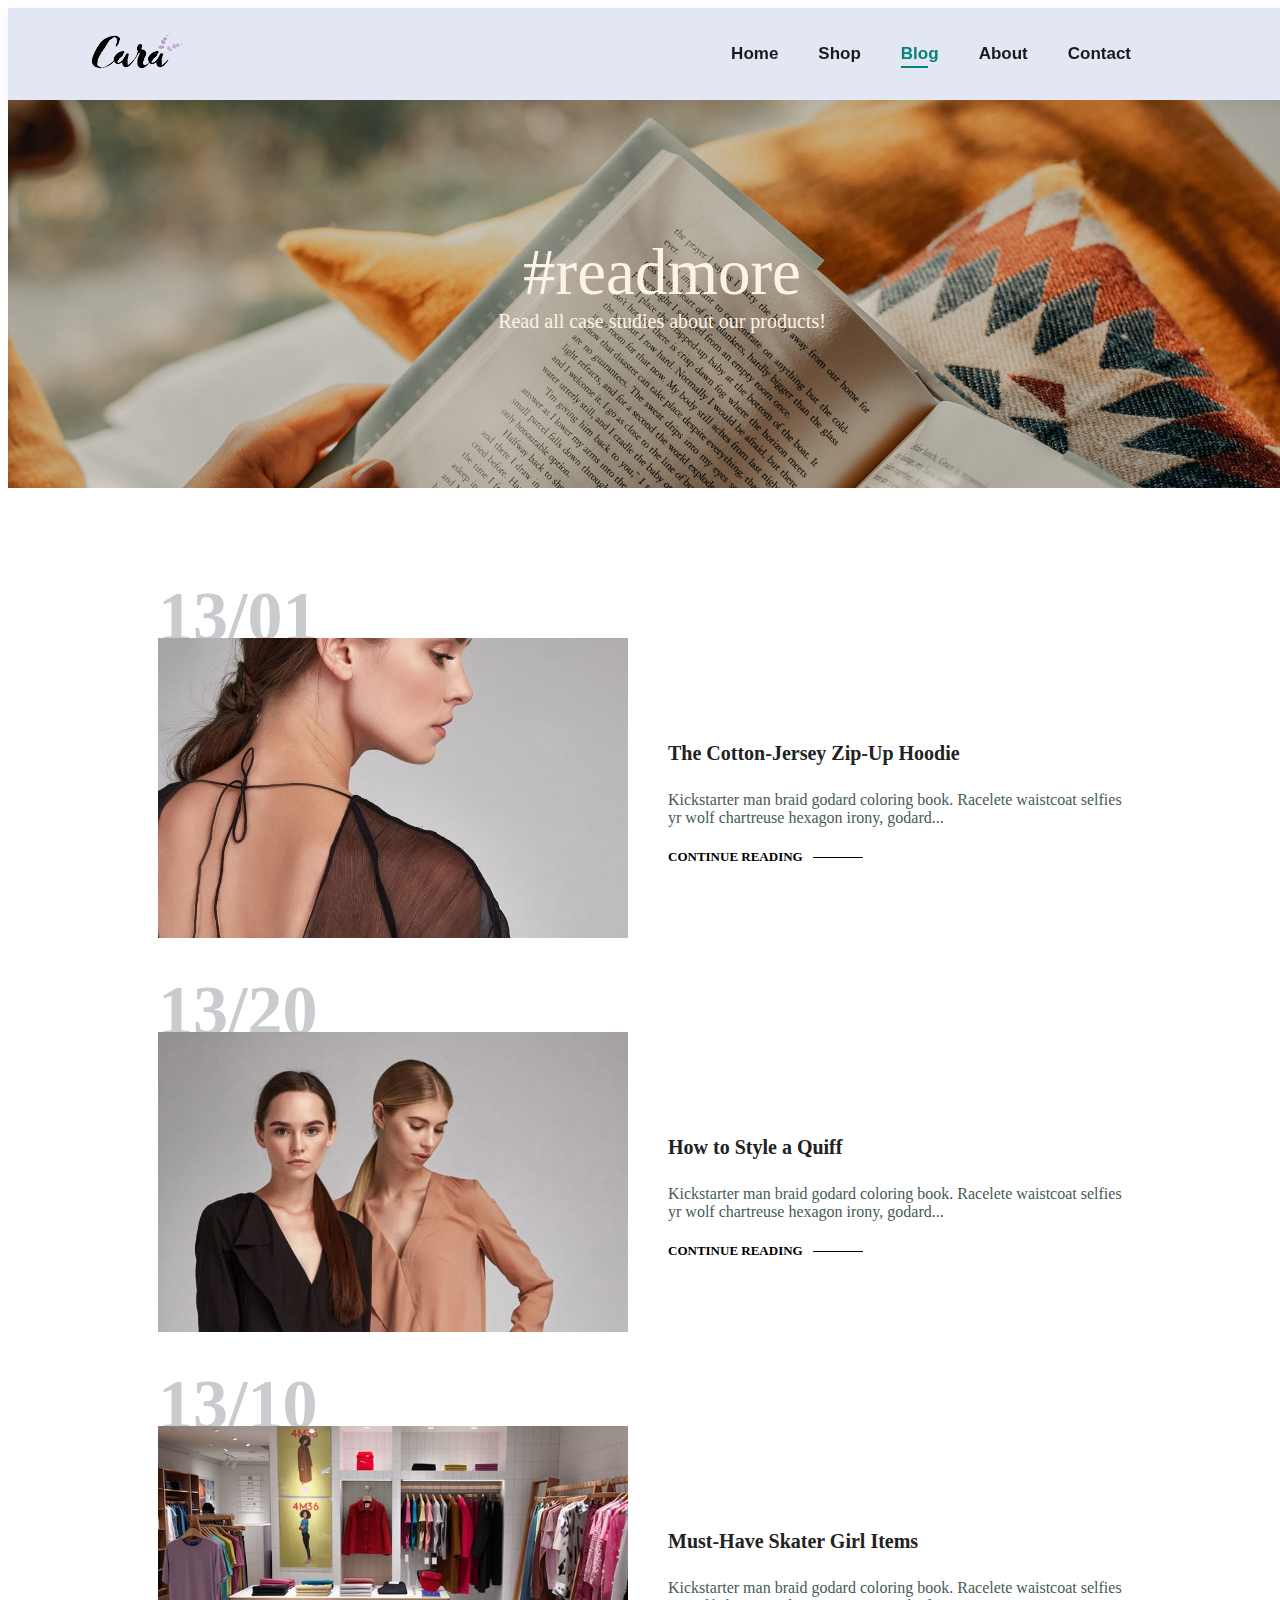
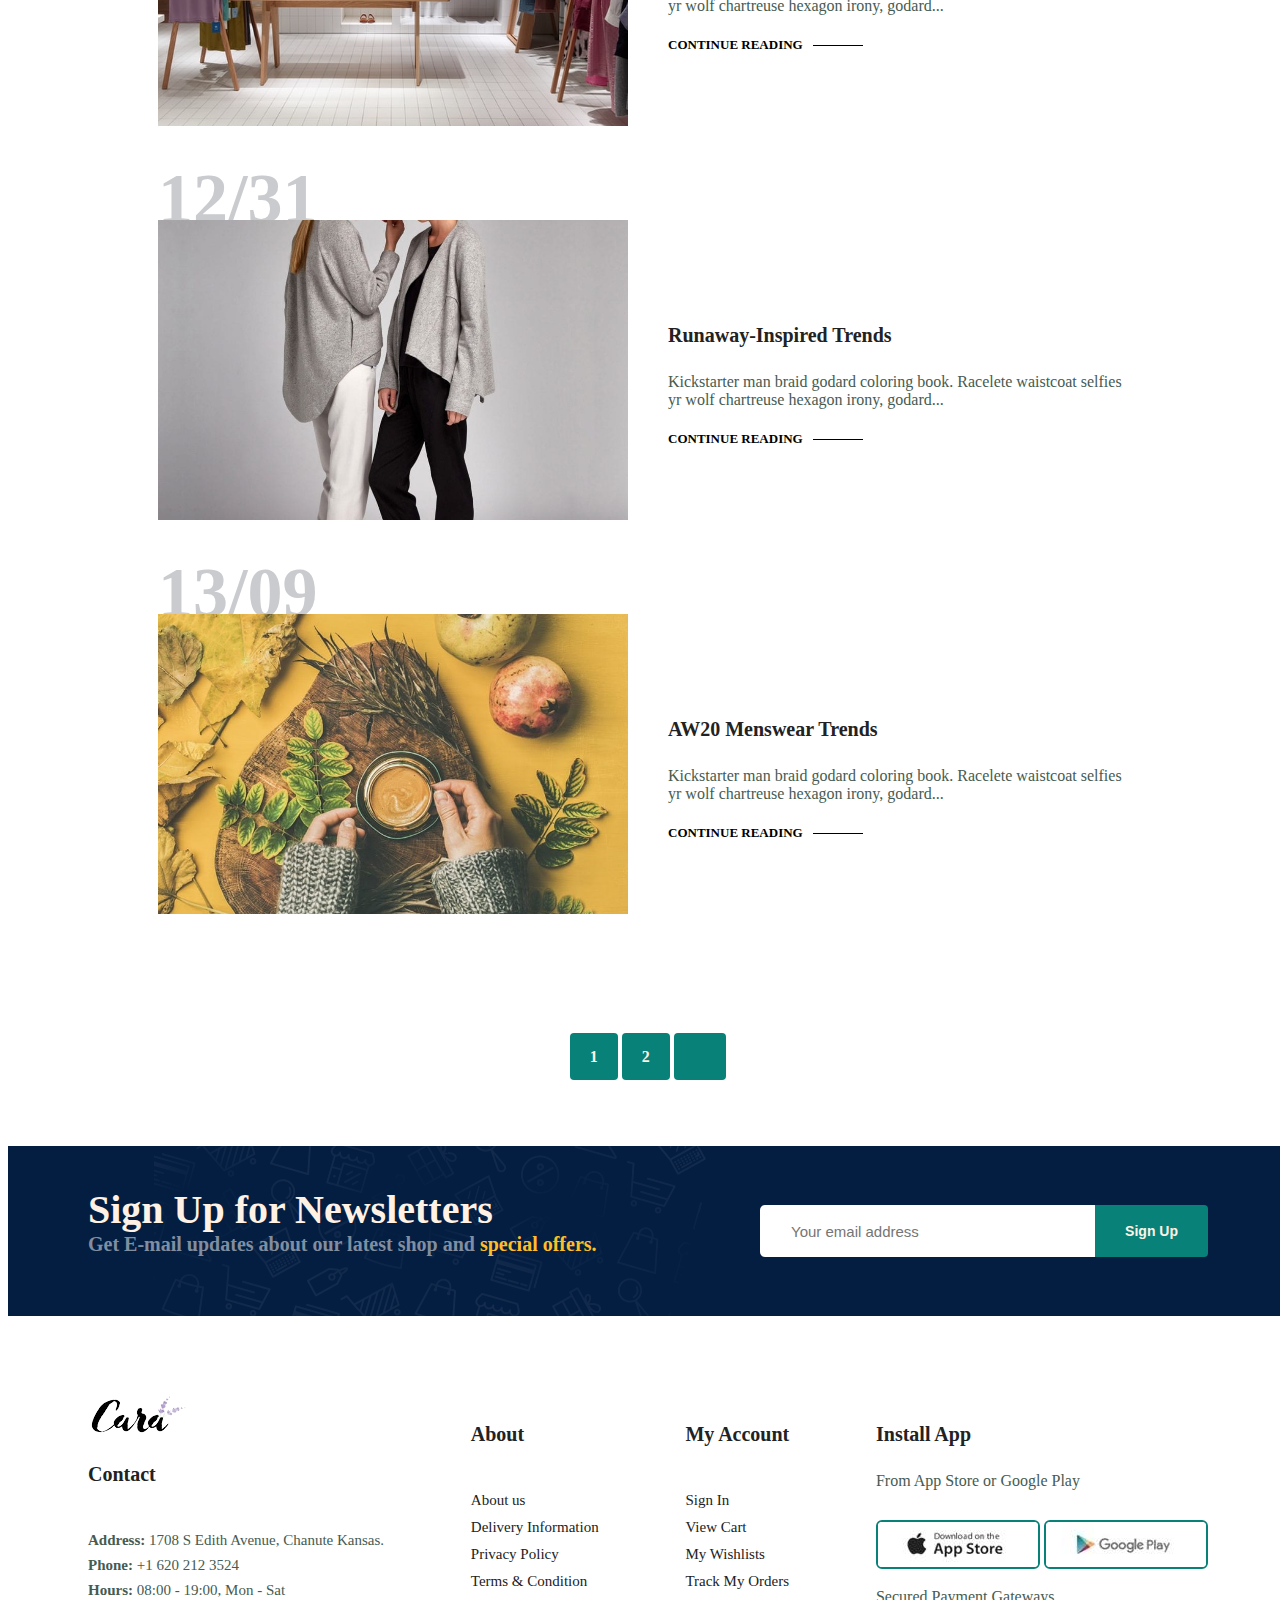
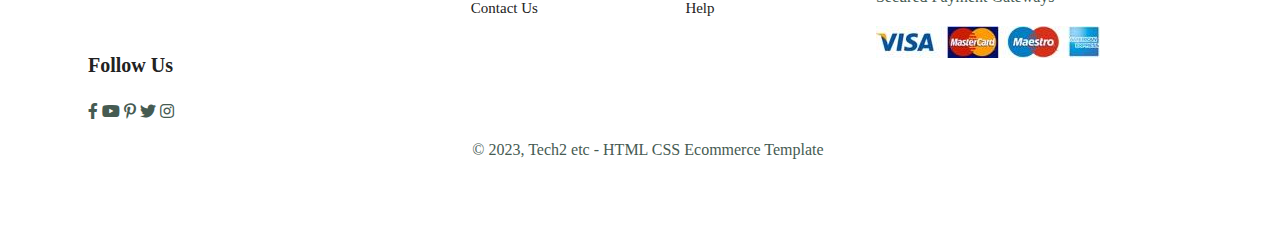
<file: blog.html>
<!DOCTYPE html>
<html lang="en">
<head>
    <meta charset="UTF-8">
    <meta name="viewport" content="width=device-width, initial-scale=1.0">
    <title>Shopify Store</title>
    <link rel="stylesheet" href="https://pro.fontawesome.com/releases/v5.10.0/css/all.css"/>
    <link rel="stylesheet" href="style.css">
    
</head>
<body>
    <section id="header">
        <a href="#"><img src="image/cara.png" class="logo" alt=""></a>
    <div>
        <ul id="navbar">
            <li><a  href="Index.html" >Home</a></li>
            <li><a href="shop.html">Shop</a></li>
            <li><a class="active" href="blog.html">Blog</a></li>
            <li><a href="about.html">About</a></li>
            <li><a href="contact.html">Contact</a></li>
            <li id="lg-bag"><a href="cart.html"><i class="far fa-shopping-bag"></i></a></li>
            <a href="#" id="close"><i class="far fa-times"></i></a>
        </ul>
    </div>
    <div id="mobile">
        <a href="cart.html"><i class="far fa-shopping-bag"></i></a>
        <i id="bar" class="fas fa-outdent"></i>
    </div>
    </section>

    <section id="page-header" class="blog-header">
        <span class="span2">#readmore</span>
       
        <p>Read all case studies about our products!</p>
       

    </section>

    <section id="blog">
        <div class="blog-box">
            <div class="blog-img">
                <img src="image/banner/blog/b-1.JPG">
            </div>
            <div class="blog-details">
                <h4>The Cotton-Jersey Zip-Up Hoodie</h4>
                <p>Kickstarter man braid godard coloring book. Racelete waistcoat selfies yr wolf chartreuse hexagon irony, godard...</p>
                <a href="#">CONTINUE READING</a>
            </div>
            <h1>13/01</h1>


        </div>
        <div class="blog-box">
            <div class="blog-img">
                <img src="image/banner/blog/b-2.JPG">
            </div>
            <div class="blog-details">
                <h4>How to Style a Quiff</h4>
                <p>Kickstarter man braid godard coloring book. Racelete waistcoat selfies yr wolf chartreuse hexagon irony, godard...</p>
                <a href="#">CONTINUE READING</a>
            </div>
            <h1>13/20</h1>


        </div>
        <div class="blog-box">
            <div class="blog-img">
                <img src="image/banner/blog/b-3.JPG">
            </div>
            <div class="blog-details">
                <h4>Must-Have Skater Girl Items</h4>
                <p>Kickstarter man braid godard coloring book. Racelete waistcoat selfies yr wolf chartreuse hexagon irony, godard...</p>
                <a href="#">CONTINUE READING</a>
            </div>
            <h1>13/10</h1>


        </div>
        <div class="blog-box">
            <div class="blog-img">
                <img src="image/banner/blog/b-4.JPG">
            </div>
            <div class="blog-details">
                <h4>Runaway-Inspired Trends</h4>
                <p>Kickstarter man braid godard coloring book. Racelete waistcoat selfies yr wolf chartreuse hexagon irony, godard...</p>
                <a href="#">CONTINUE READING</a>
            </div>
            <h1>12/31</h1>


        </div>
        <div class="blog-box">
            <div class="blog-img">
                <img src="image/banner/blog/b-6.JPG">
            </div>
            <div class="blog-details">
                <h4>AW20 Menswear Trends</h4>
                <p>Kickstarter man braid godard coloring book. Racelete waistcoat selfies yr wolf chartreuse hexagon irony, godard...</p>
                <a href="#">CONTINUE READING</a>
            </div>
            <h1>13/09</h1>


        </div>
    </section>

    <section id="pagination" class="section-p1">
        <a href="#">1</a>
        <a href="#">2</a>
        <a href="#"><i class="fal fa-long-arrow-alt-right"></i></a>


    </section>

    <section id="newsletter" class="section-p1 section-m1">
        <div class="newstext">
            <span class="spin">Sign Up for Newsletters</span>
            <p>Get E-mail updates about our latest shop and <span>special offers.</span></p>
        </div>
        <div class="form">
            <input type="text" placeholder="Your email address">
            <button class="normal"> Sign Up </button>
        </div>
    </section>

    <footer class="section-p1">
        <div class="col">
            <img class="logo" src="image/cara.png">
            <h4>Contact</h4>
            <p><strong>Address:</strong> 1708 S Edith Avenue, Chanute Kansas. </p>
            <p><strong>Phone:</strong> +1 620 212 3524 </p>
            <p><strong>Hours:</strong> 08:00 - 19:00, Mon - Sat </p>
            <div class="follow">
                <h4>Follow Us</h4>
                <div class="icon">
                    <i class="fab fa-facebook-f"></i>
                    <i class="fab fa-youtube"></i>
                    <i class="fab fa-pinterest-p"></i>
                    <i class="fab fa-twitter"></i>
                    <i class="fab fa-instagram"></i>
                    
                </div>
            </div>  
        </div>
        <div class="col">
            <h4>About</h4>
            <a href="#">About us</a>
            <a href="#">Delivery Information</a>
            <a href="#">Privacy Policy</a>
            <a href="#">Terms & Condition</a>
            <a href="#">Contact Us</a>

        </div>
        <div class="col">
            <h4>My Account</h4>
            <a href="#">Sign In</a>
            <a href="#">View Cart</a>
            <a href="#">My Wishlists</a>
            <a href="#">Track My Orders</a>
            <a href="#">Help</a>
        </div>
        <div class="col-install">
            <h4>Install App</h4>
            <p>From App Store or Google Play</p>
            <div class="row">
                <img src="image/payimg/app.jpg">
                <img src="image/payimg/play.jpg">
            </div>
            <p>Secured Payment Gateways</p>
            <img src="image/payimg/pay.jpg">
        </div>

        <div class="copyright">
            <p> &copy; 2023, Tech2 etc - HTML CSS Ecommerce Template</y></p>
        </div>
    </footer>
    
   
<script src="script.js"></script>   
   

</body>
</html>
</file>
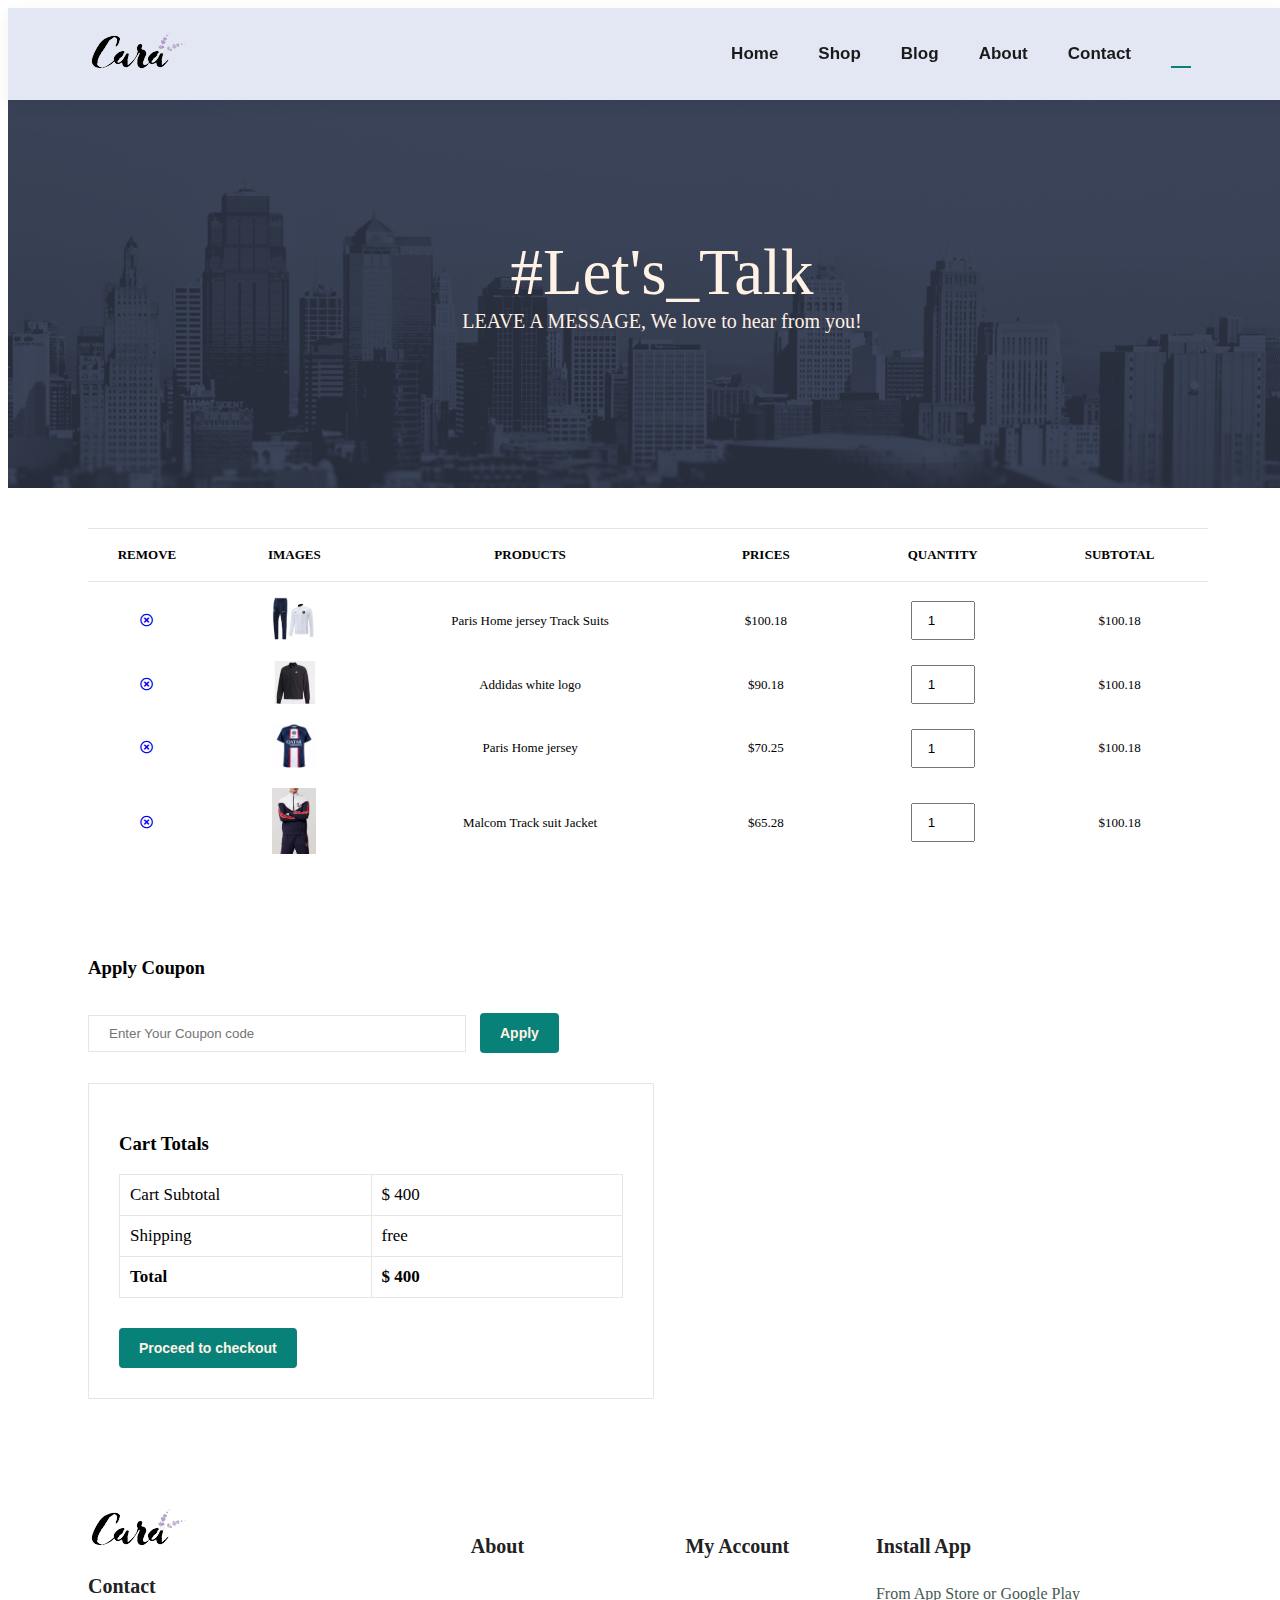
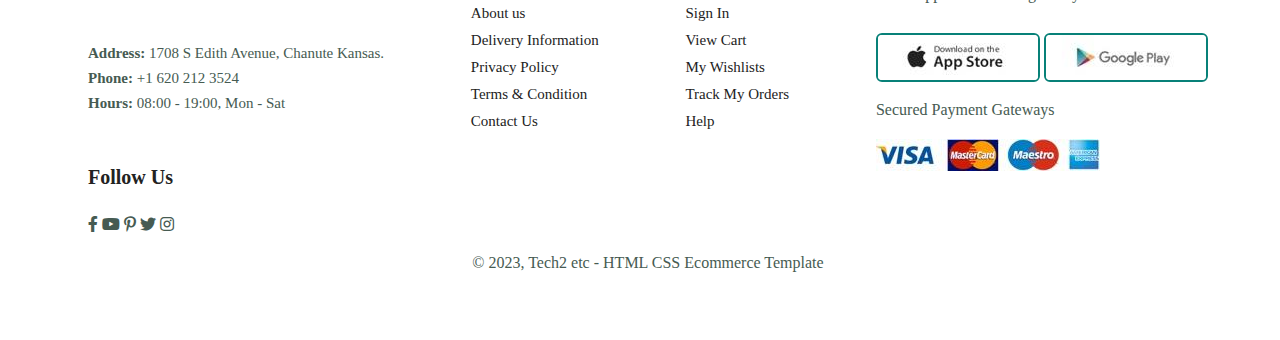
<file: cart.html>
<!DOCTYPE html>
<html lang="en">
<head>
    <meta charset="UTF-8">
    <meta name="viewport" content="width=device-width, initial-scale=1.0">
    <title>Shopify Store</title>
    <link rel="stylesheet" href="https://pro.fontawesome.com/releases/v5.10.0/css/all.css"/>
    <link rel="stylesheet" href="style.css">
    
</head>
<body>
    <section id="header">
        <a href="#"><img src="image/cara.png" class="logo" alt=""></a>
    <div>
        <ul id="navbar">
            <li><a  href="Index.html" >Home</a></li>
            <li><a href="shop.html">Shop</a></li>
            <li><a  href="blog.html">Blog</a></li>
            <li><a href="about.html">About</a></li>
            <li><a href="contact.html">Contact</a></li>
            <li id="lg-bag"><a class="active" href="cart.html"><i class="far fa-shopping-bag"></i></a></li>
            <a href="#" id="close"><i class="far fa-times"></i></a>
        </ul>
    </div>
    <div id="mobile">
        <a href="cart.html"><i class="far fa-shopping-bag"></i></a>
        <i id="bar" class="fas fa-outdent"></i>
    </div>
    </section>

    <section id="page-header" class="about-header">
        <span class="span2">#Let's_Talk</span>
       
        <p>LEAVE A MESSAGE, We love to hear from you!</p>
       

    </section>

    <section id="cart" class="section-p1">
        <table width="100%">
            <thead>
                <tr>
                    <td>Remove</td>
                    <td>Images</td>
                    <td>Products</td>
                    <td>Prices</td>
                    <td>Quantity</td>
                    <td>Subtotal</td>
                </tr>
            </thead>
            <tbody>
                <tr>
                    <td><a href="#"><i class="far fa-times-circle"></i></a></td>
                    <td><img src="image/products/n2.JPG"></td>
                    <td>Paris Home jersey Track Suits</td>
                    <td>$100.18</td>
                    <td><input type="number" value="1"></td>
                    <td>$100.18</td>
                </tr>
                <tr>
                    <td><a href="#"><i class="far fa-times-circle"></i></a></td>
                    <td><img src="image/products/n3.JPG"></td>
                    <td>Addidas white logo</td>
                    <td>$90.18</td>
                    <td><input type="number" value="1"></td>
                    <td>$100.18</td>
                </tr>
                <tr>
                    <td><a href="#"><i class="far fa-times-circle"></i></a></td>
                    <td><img src="image/products/n1.JPG"></td>
                    <td>Paris Home jersey </td>
                    <td>$70.25</td>
                    <td><input type="number" value="1"></td>
                    <td>$100.18</td>
                </tr>
                <tr>
                    <td><a href="#"><i class="far fa-times-circle"></i></a></td>
                    <td><img src="image/products/n4.JPG"></td>
                    <td>Malcom Track suit Jacket</td>
                    <td>$65.28</td>
                    <td><input type="number" value="1"></td>
                    <td>$100.18</td>
                </tr>
            </tbody>
        </table>

    </section>

    <section id="cart-add" class="section-p1">
        <div id="coupon">
            <h3>Apply Coupon</h3>
            <div>
                <input type="text" placeholder="Enter Your Coupon code">
                <button class="normal">Apply</button>
            </div>
        </div>
        
        <div id="subtotal">
            <h3>Cart Totals</h3>
            <table>
                <tr>
                    <td>Cart Subtotal</td>
                    <td>$ 400</td>
                </tr>
                <tr>
                    <td>Shipping</td>
                    <td>free</td>
                </tr>
                <tr>
                    <td><strong>Total</strong></td>
                    <td><strong>$ 400</strong></td>
                </tr>
            </table>
            <button class="normal">Proceed to checkout</button>

        </div>

    </section>

   
    <footer class="section-p1">
        <div class="col">
            <img class="logo" src="image/cara.png">
            <h4>Contact</h4>
            <p><strong>Address:</strong> 1708 S Edith Avenue, Chanute Kansas. </p>
            <p><strong>Phone:</strong> +1 620 212 3524 </p>
            <p><strong>Hours:</strong> 08:00 - 19:00, Mon - Sat </p>
            <div class="follow">
                <h4>Follow Us</h4>
                <div class="icon">
                    <i class="fab fa-facebook-f"></i>
                    <i class="fab fa-youtube"></i>
                    <i class="fab fa-pinterest-p"></i>
                    <i class="fab fa-twitter"></i>
                    <i class="fab fa-instagram"></i>
                    
                </div>
            </div>  
        </div>
        <div class="col">
            <h4>About</h4>
            <a href="#">About us</a>
            <a href="#">Delivery Information</a>
            <a href="#">Privacy Policy</a>
            <a href="#">Terms & Condition</a>
            <a href="#">Contact Us</a>

        </div>
        <div class="col">
            <h4>My Account</h4>
            <a href="#">Sign In</a>
            <a href="#">View Cart</a>
            <a href="#">My Wishlists</a>
            <a href="#">Track My Orders</a>
            <a href="#">Help</a>
        </div>
        <div class="col-install">
            <h4>Install App</h4>
            <p>From App Store or Google Play</p>
            <div class="row">
                <img src="image/payimg/app.jpg">
                <img src="image/payimg/play.jpg">
            </div>
            <p>Secured Payment Gateways</p>
            <img src="image/payimg/pay.jpg">
        </div>

        <div class="copyright">
            <p> &copy; 2023, Tech2 etc - HTML CSS Ecommerce Template</y></p>
        </div>
    </footer>
    
   
<script src="script.js"></script>   
   

</body>
</html>
</file>
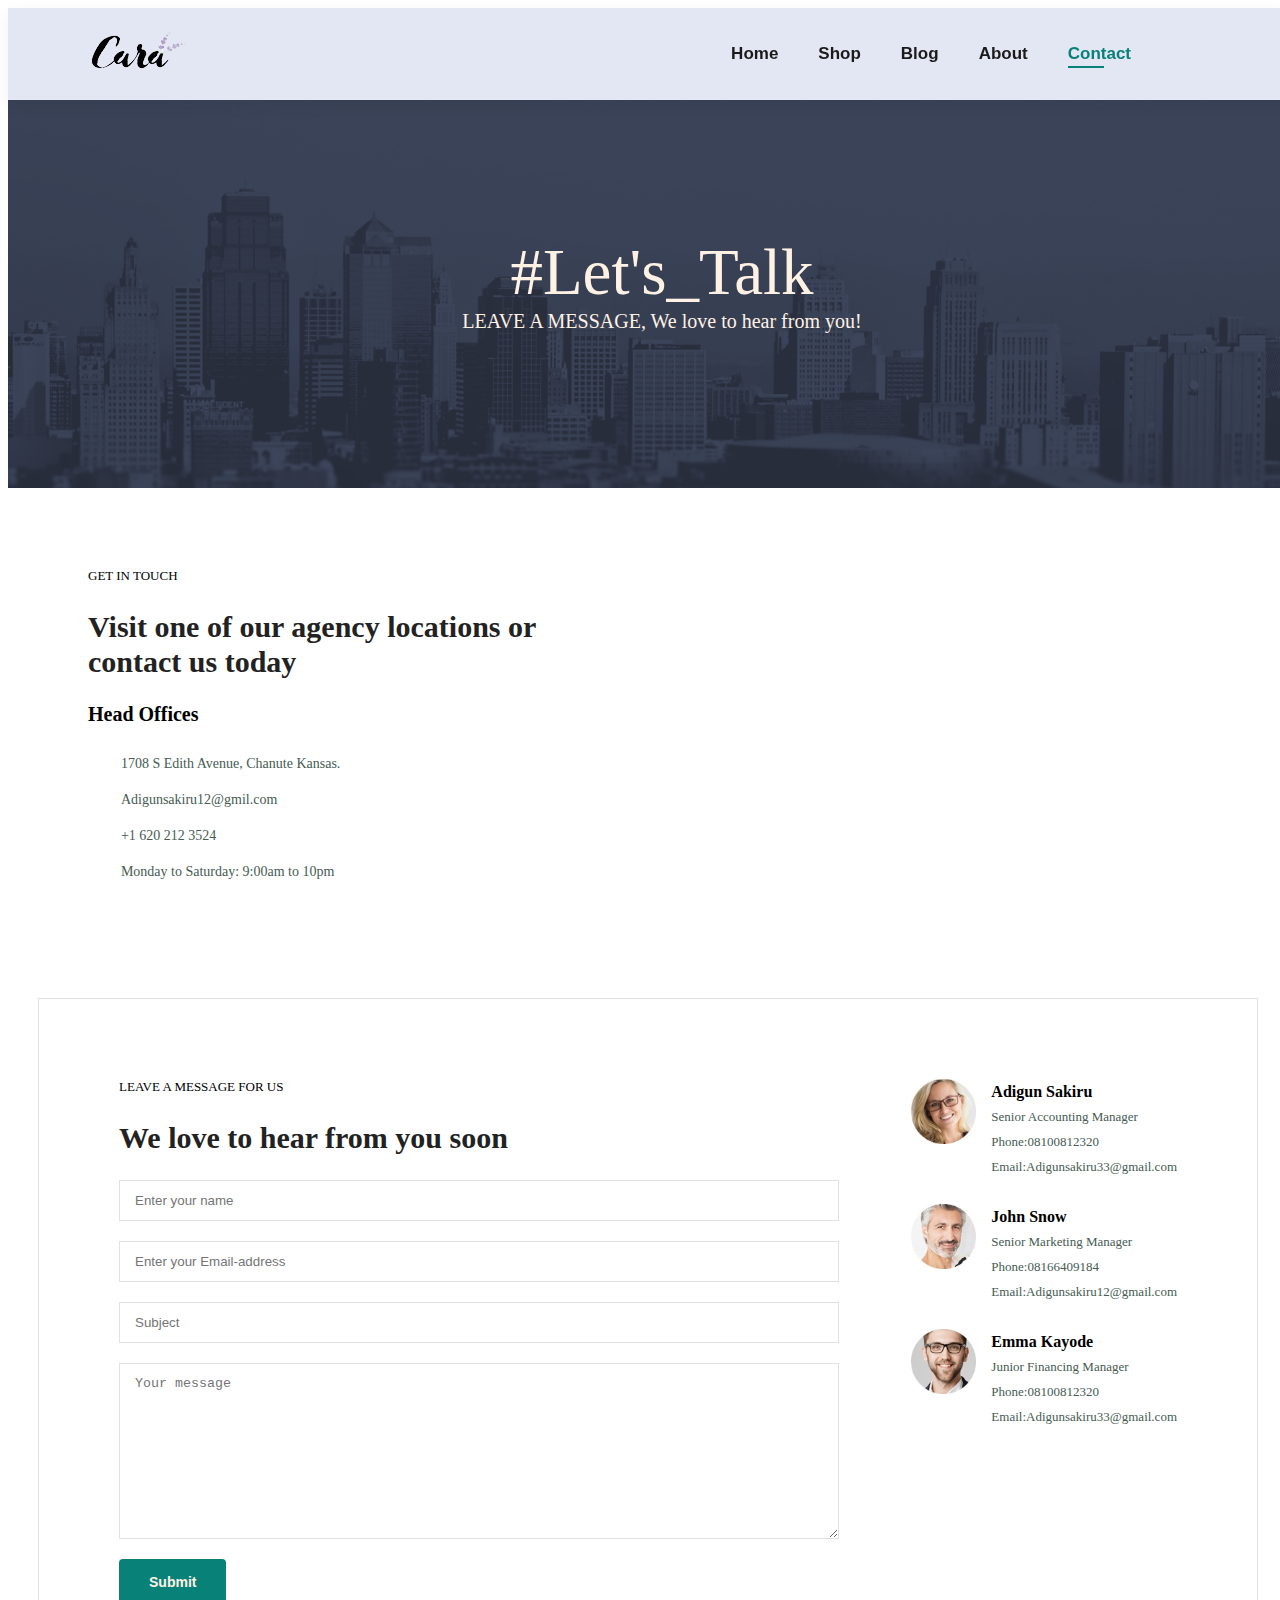
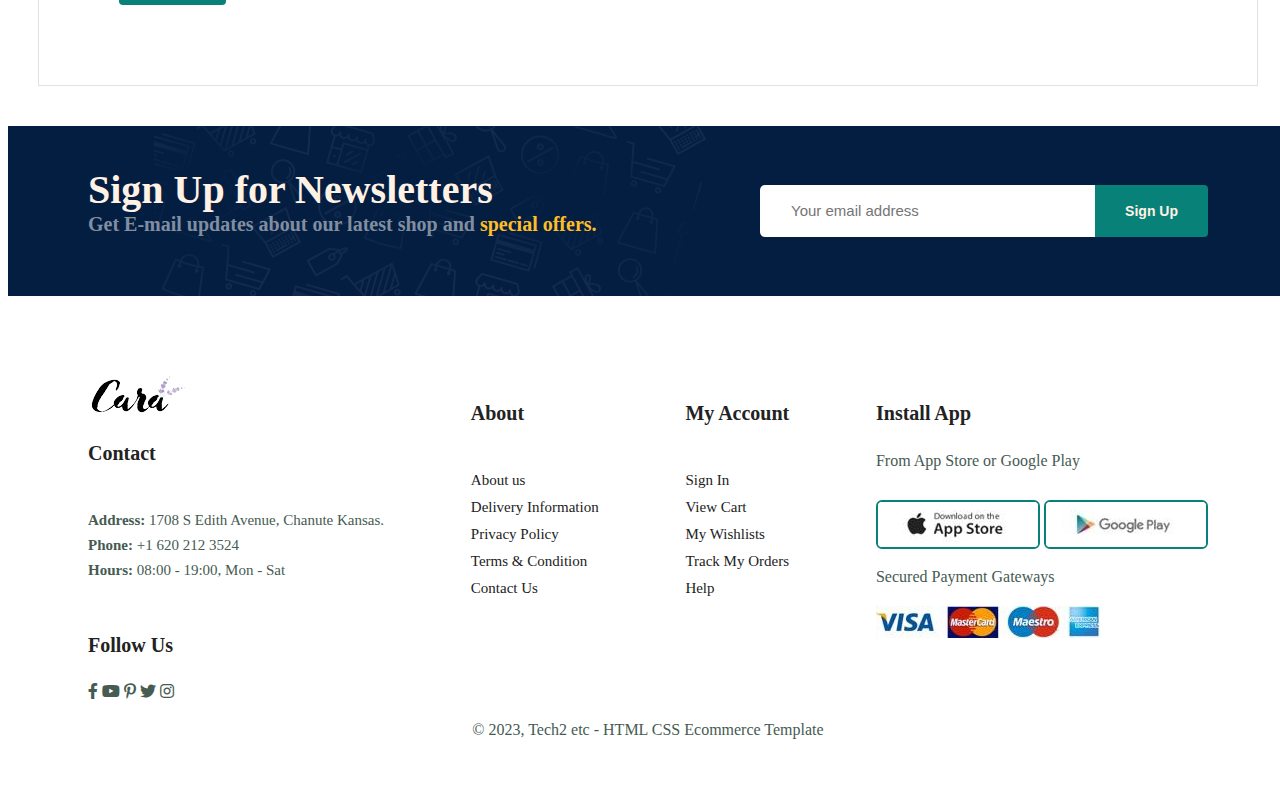
<file: contact.html>
<!DOCTYPE html>
<html lang="en">
<head>
    <meta charset="UTF-8">
    <meta name="viewport" content="width=device-width, initial-scale=1.0">
    <title>Shopify Store</title>
    <link rel="stylesheet" href="https://pro.fontawesome.com/releases/v5.10.0/css/all.css"/>
    <link rel="stylesheet" href="style.css">
    
</head>
<body>
    <section id="header">
        <a href="#"><img src="image/cara.png" class="logo" alt=""></a>
    <div>
        <ul id="navbar">
            <li><a  href="Index.html" >Home</a></li>
            <li><a href="shop.html">Shop</a></li>
            <li><a  href="blog.html">Blog</a></li>
            <li><a href="about.html">About</a></li>
            <li><a class="active" href="contact.html">Contact</a></li>
            <li id="lg-bag"><a href="cart.html"><i class="far fa-shopping-bag"></i></a></li>
            <a href="#" id="close"><i class="far fa-times"></i></a>
        </ul>
    </div>
    <div id="mobile">
        <a href="cart.html"><i class="far fa-shopping-bag"></i></a>
        <i id="bar" class="fas fa-outdent"></i>
    </div>
    </section>

    <section id="page-header" class="about-header">
        <span class="span2">#Let's_Talk</span>
       
        <p>LEAVE A MESSAGE, We love to hear from you!</p>
       

    </section>
    <section id="contact-details" class="section-p1">
        <div class="details">
            <span>GET IN TOUCH</span>
            <H2>Visit one of our agency locations or contact us today</H2>
            <h3>Head Offices</h3>
            <div>
                <li>
                    <i class="fal fa-map"></i>
                    <p>1708 S Edith Avenue, Chanute Kansas.</p>
                </li>
                <li>
                    <i class="fal fa-envelope"></i>
                    <p>Adigunsakiru12@gmil.com</p>
                </li>
                <li>
                    <i class="fal fa-phone-alt"></i>
                    <p>+1 620 212 3524</p>
                </li>
                <li>
                    <i class="fal fa-clock"></i>
                    <p>Monday to Saturday: 9:00am to 10pm</p>
                </li>
            </div>
        </div>
        <div class="map">
            <iframe src="https://www.google.com/maps/embed?pb=!1m18!1m12!1m3!1d126676.58118033773!2d3.277574204509067!3d7.167184714793471!2m3!1f0!2f0!3f0!3m2!1i1024!2i768!4f13.1!3m3!1m2!1s0x103a4bf6995dfc7f%3A0x6734fcf62892478d!2sAbeokuta%2C%20Ogun%20State!5e0!3m2!1sen!2sng!4v1688423206666!5m2!1sen!2sng" width="600" height="450" style="border:0;" allowfullscreen="" loading="lazy" referrerpolicy="no-referrer-when-downgrade"></iframe>
        </div>

    </section>
    <section id="form-details">
        <form action="">
            <span>LEAVE A MESSAGE FOR US</span>
            <h2>We love to hear from you soon</h2>
            <input type="text" placeholder="Enter your name">
            <input type="text" placeholder="Enter your Email-address">
            <input type="text" placeholder="Subject">
            <textarea name="" id="" cols="30" rows="10" placeholder="Your message"></textarea>
            <button class="normal">Submit</button>
        </form>
        <div class="people">
            <div>
                <img src="image/people/p3.PNG">
                <p><span>Adigun Sakiru</span> Senior Accounting Manager<br> Phone:08100812320 <br> Email:Adigunsakiru33@gmail.com</p>
            </div>
            <div>
                <img src="image/people/p1.PNG">
                <p><span>John Snow</span> Senior Marketing Manager<br> Phone:08166409184 <br> Email:Adigunsakiru12@gmail.com</p>
            </div>
            <div>
                <img src="image/people/p2.PNG">
                <p><span>Emma Kayode</span> Junior Financing Manager<br> Phone:08100812320 <br> Email:Adigunsakiru33@gmail.com</p>
            </div>
            
        </div>
    </section>
   

    <section id="newsletter" class="section-p1 section-m1">
        <div class="newstext">
            <span class="spin">Sign Up for Newsletters</span>
            <p>Get E-mail updates about our latest shop and <span>special offers.</span></p>
        </div>
        <div class="form">
            <input type="text" placeholder="Your email address">
            <button class="normal"> Sign Up </button>
        </div>
    </section>

   
    <footer class="section-p1">
        <div class="col">
            <img class="logo" src="image/cara.png">
            <h4>Contact</h4>
            <p><strong>Address:</strong> 1708 S Edith Avenue, Chanute Kansas. </p>
            <p><strong>Phone:</strong> +1 620 212 3524 </p>
            <p><strong>Hours:</strong> 08:00 - 19:00, Mon - Sat </p>
            <div class="follow">
                <h4>Follow Us</h4>
                <div class="icon">
                    <i class="fab fa-facebook-f"></i>
                    <i class="fab fa-youtube"></i>
                    <i class="fab fa-pinterest-p"></i>
                    <i class="fab fa-twitter"></i>
                    <i class="fab fa-instagram"></i>
                    
                </div>
            </div>  
        </div>
        <div class="col">
            <h4>About</h4>
            <a href="#">About us</a>
            <a href="#">Delivery Information</a>
            <a href="#">Privacy Policy</a>
            <a href="#">Terms & Condition</a>
            <a href="#">Contact Us</a>

        </div>
        <div class="col">
            <h4>My Account</h4>
            <a href="#">Sign In</a>
            <a href="#">View Cart</a>
            <a href="#">My Wishlists</a>
            <a href="#">Track My Orders</a>
            <a href="#">Help</a>
        </div>
        <div class="col-install">
            <h4>Install App</h4>
            <p>From App Store or Google Play</p>
            <div class="row">
                <img src="image/payimg/app.jpg">
                <img src="image/payimg/play.jpg">
            </div>
            <p>Secured Payment Gateways</p>
            <img src="image/payimg/pay.jpg">
        </div>

        <div class="copyright">
            <p> &copy; 2023, Tech2 etc - HTML CSS Ecommerce Template</y></p>
        </div>
    </footer>
    
   
<script src="script.js"></script>   
   

</body>
</html>
</file>
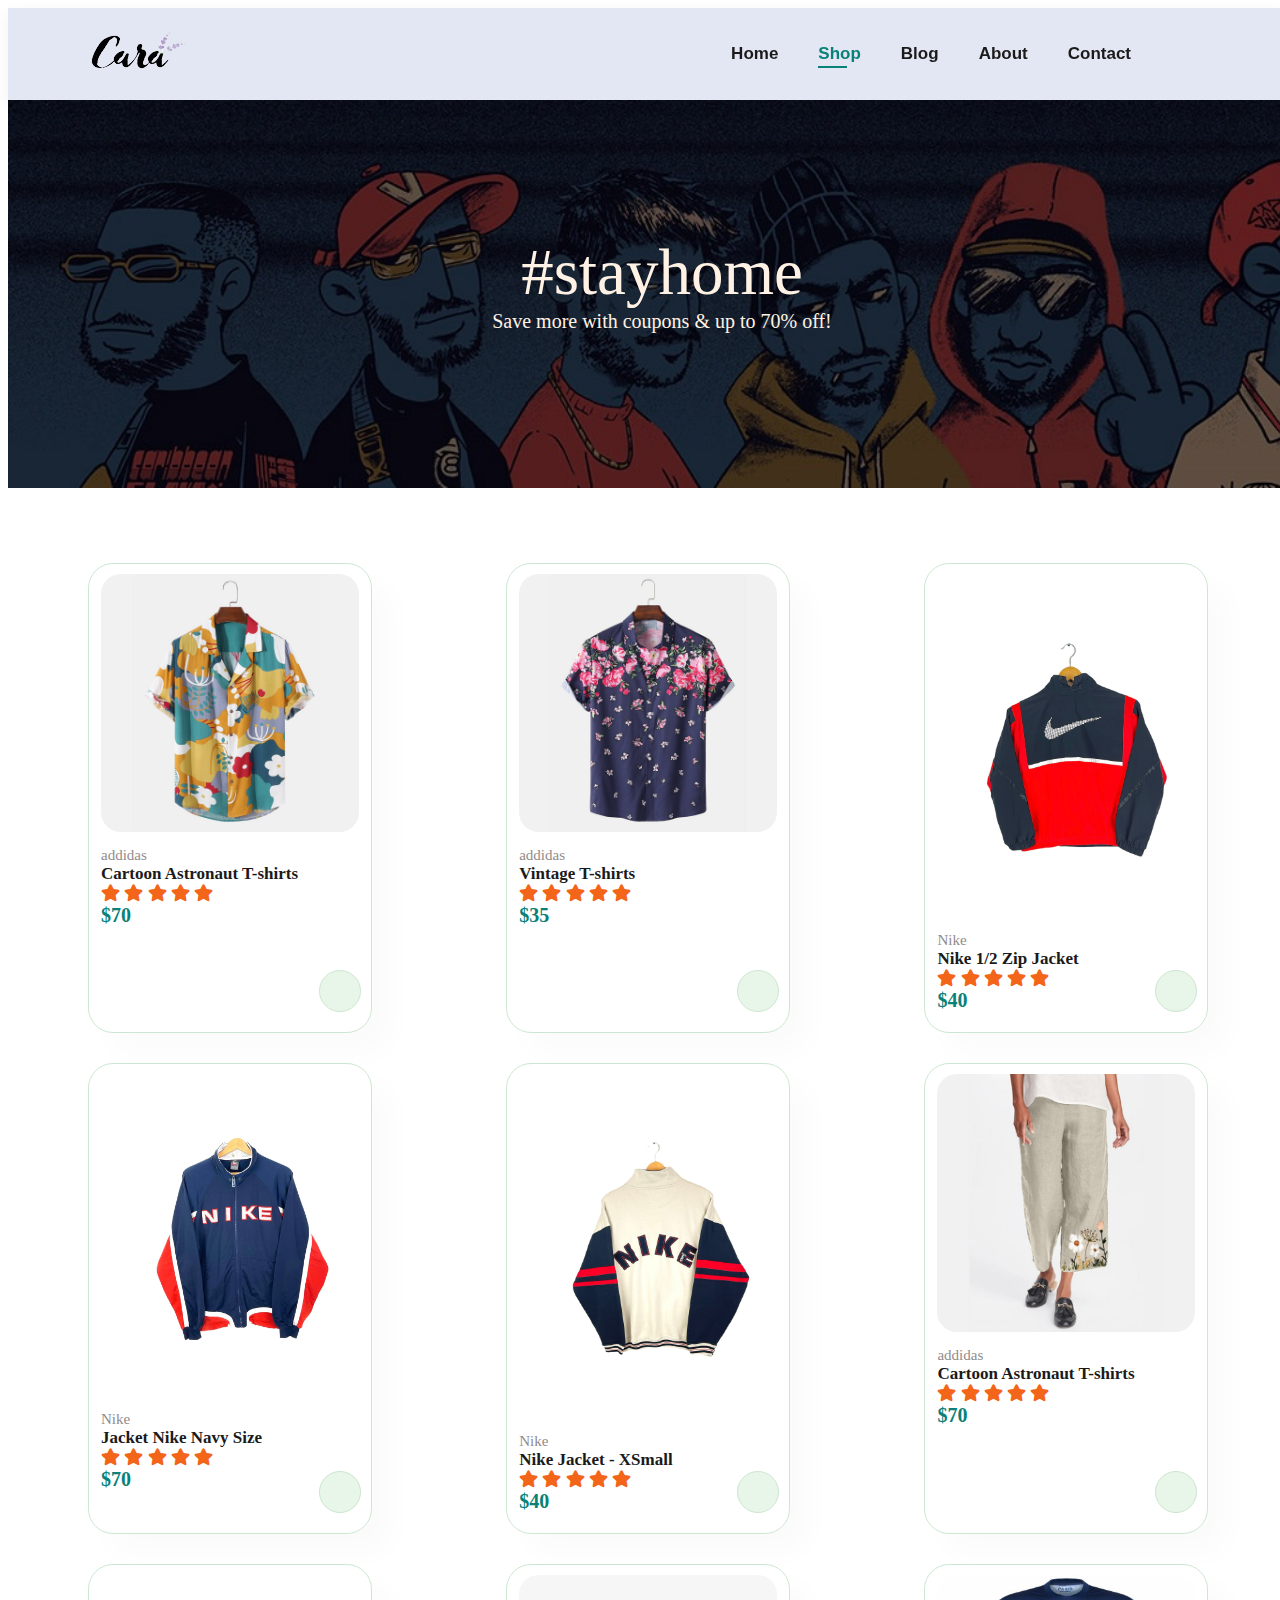
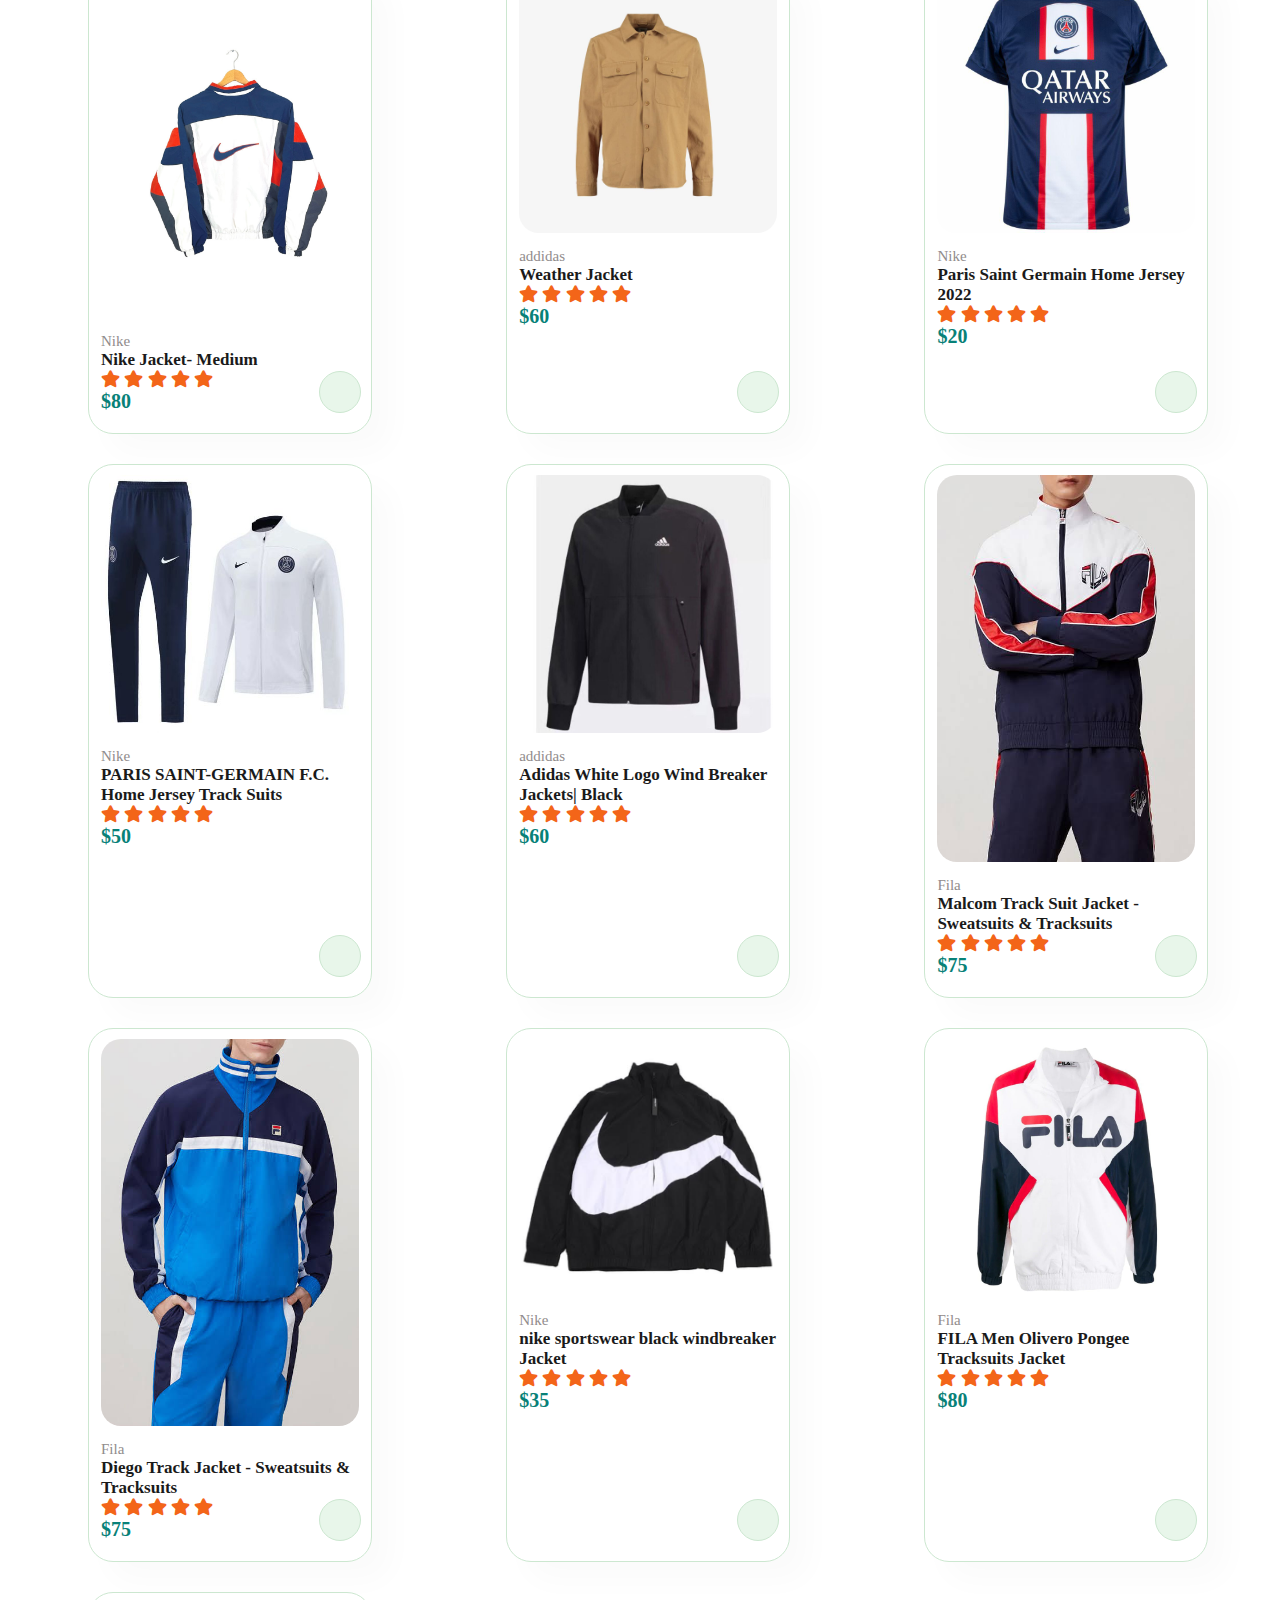
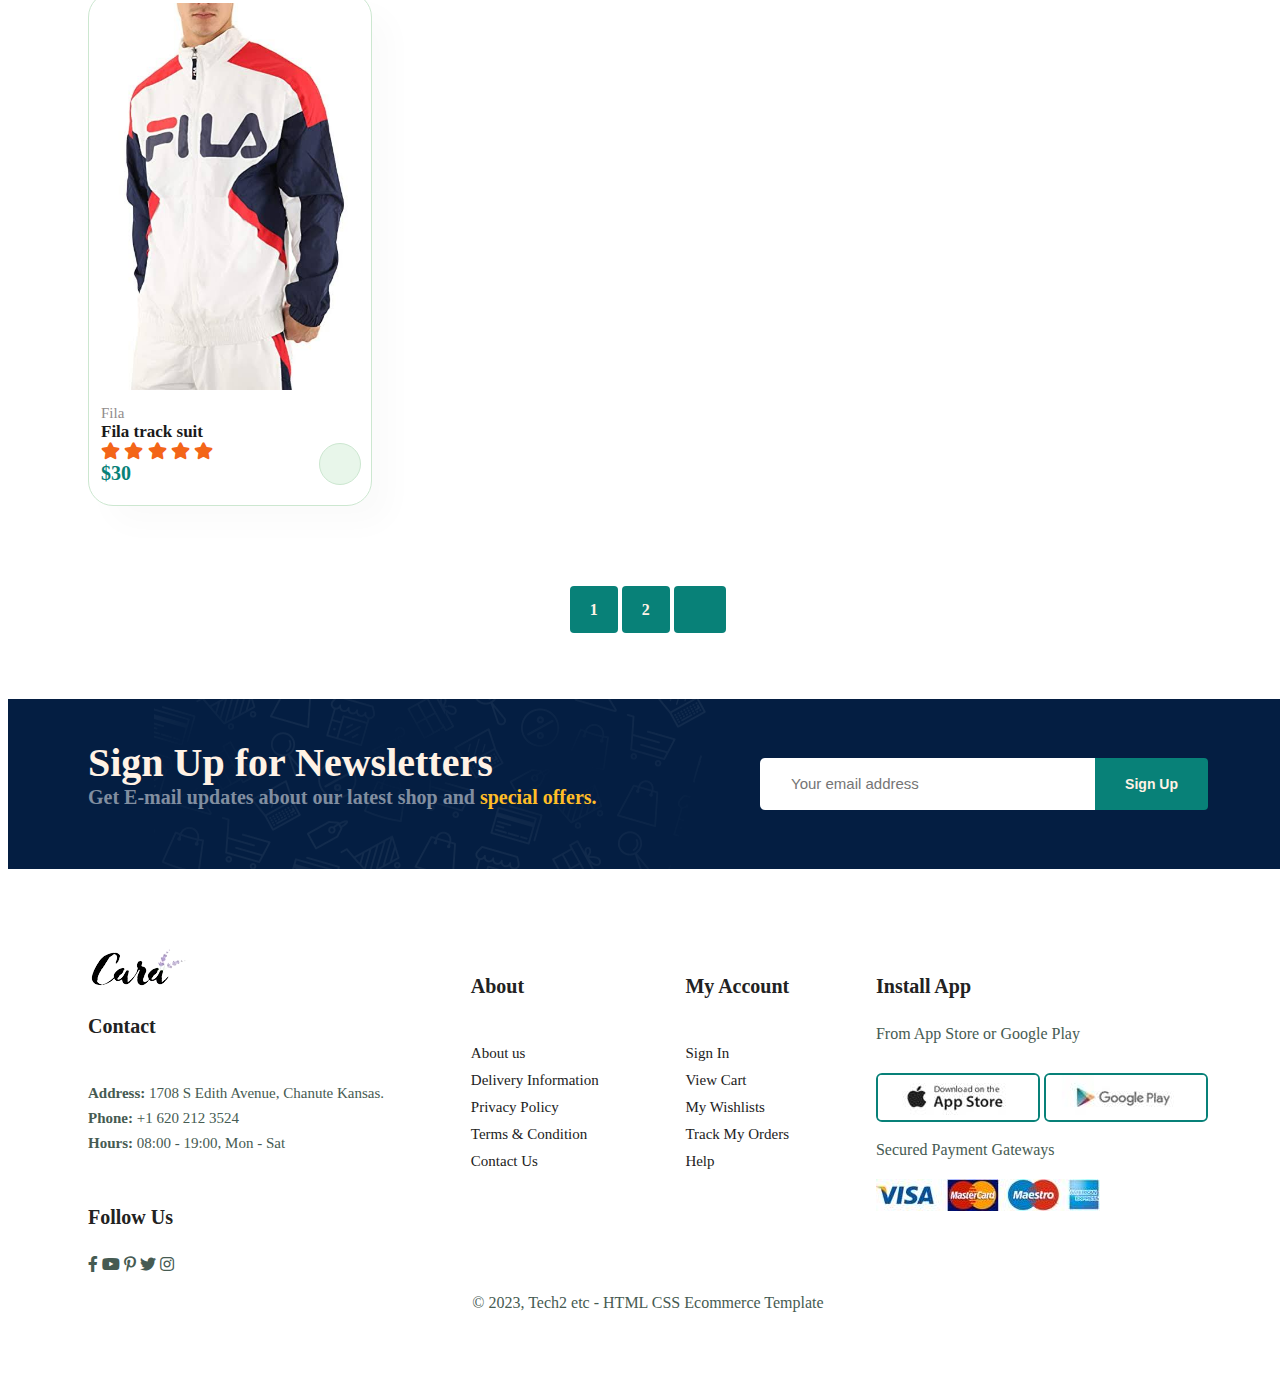
<file: shop.html>
<!DOCTYPE html>
<html lang="en">
<head>
    <meta charset="UTF-8">
    <meta name="viewport" content="width=device-width, initial-scale=1.0">
    <title>Shopify Store</title>
    <link rel="stylesheet" href="https://pro.fontawesome.com/releases/v5.10.0/css/all.css"/>
    <link rel="stylesheet" href="style.css">
    
</head>
<body>
    <section id="header">
        <a href="#"><img src="image/cara.png" class="logo" alt=""></a>
    <div>
        <ul id="navbar">
            <li><a  href="Index.html" >Home</a></li>
            <li><a class="active" href="shop.html">Shop</a></li>
            <li><a href="blog.html">Blog</a></li>
            <li><a href="about.html">About</a></li>
            <li><a href="contact.html">Contact</a></li>
            <li id="lg-bag"><a href="cart.html"><i class="far fa-shopping-bag"></i></a></li>
            <a href="#" id="close"><i class="far fa-times"></i></a>
        </ul>
    </div>
    <div id="mobile">
        <a href="cart.html"><i class="far fa-shopping-bag"></i></a>
        <i id="bar" class="fas fa-outdent"></i>
    </div>
    </section>

    <section id="page-header">
        <span class="span2">#stayhome</span>
       
        <p>Save more with coupons & up to 70% off! </p>
       

    </section>

    <section id="product1" class="section-p1">
        <div class="pro-container">
            <div class="pro" onclick="window.location.href='sproduct.html'">
                <img src="image/products/f7.JPG">
                <div class="des">
                    <span class="spa">addidas</span><br>
                    <span class="spaa"><b>Cartoon Astronaut T-shirts</b></span>
                    <div class="star">
                        <i class="fas fa-star"></i>
                        <i class="fas fa-star"></i>
                        <i class="fas fa-star"></i>
                        <i class="fas fa-star"></i>
                        <i class="fas fa-star"></i>
                    </div>
                    <span class="spat"><b>$70</b></span>
                </div>
                <a class="cart" href="#"><i class="fal fa-shopping-cart"></i></a>
            </div>
            <div class="pro">
                <img src="image/products/f16.JPG">
                <div class="des">
                    <span class="spa">addidas</span><br>
                    <span class="spaa"><b>Vintage T-shirts</b></span>
                    <div class="star">
                        <i class="fas fa-star"></i>
                        <i class="fas fa-star"></i>
                        <i class="fas fa-star"></i>
                        <i class="fas fa-star"></i>
                        <i class="fas fa-star"></i>
                    </div>
                    <span class="spat"><b>$35</b></span>
                </div>
                <a class="cart" href="#"><i class="fal fa-shopping-cart"></i></a>
            </div>
            <div class="pro">
                <img src="image/products/f9.JPG">
                <div class="des">
                    <span class="spa">Nike</span><br>
                    <span class="spaa"><b>Nike 1/2 Zip Jacket</b></span>
                    <div class="star">
                        <i class="fas fa-star"></i>
                        <i class="fas fa-star"></i>
                        <i class="fas fa-star"></i>
                        <i class="fas fa-star"></i>
                        <i class="fas fa-star"></i>
                    </div>
                    <span class="spat"><b>$40</b></span>
                </div>
                <a class="cart" href="#"><i class="fal fa-shopping-cart"></i></a>
            </div>
            <div class="pro">
                <img src="image/products/f10.JPG">
                <div class="des">
                    <span class="spa">Nike</span><br>
                    <span class="spaa"><b>Jacket Nike Navy Size</b></span>
                    <div class="star">
                        <i class="fas fa-star"></i>
                        <i class="fas fa-star"></i>
                        <i class="fas fa-star"></i>
                        <i class="fas fa-star"></i>
                        <i class="fas fa-star"></i>
                    </div>
                    <span class="spat"><b>$70</b></span>
                </div>
                <a class="cart" href="#"><i class="fal fa-shopping-cart"></i></a>
            </div>
            <div class="pro">
                <img src="image/products/f11.JPG">
                <div class="des">
                    <span class="spa">Nike</span><br>
                    <span class="spaa"><b>Nike Jacket - XSmall</b></span>
                    <div class="star">
                        <i class="fas fa-star"></i>
                        <i class="fas fa-star"></i>
                        <i class="fas fa-star"></i>
                        <i class="fas fa-star"></i>
                        <i class="fas fa-star"></i>
                    </div>
                    <span class="spat"><b>$40</b></span>
                </div>
                <a class="cart" href="#"><i class="fal fa-shopping-cart"></i></a>
            </div>
            <div class="pro">
                <img src="image/products/f12.JPG">
                <div class="des">
                    <span class="spa">addidas</span><br>
                    <span class="spaa"><b>Cartoon Astronaut T-shirts</b></span>
                    <div class="star">
                        <i class="fas fa-star"></i>
                        <i class="fas fa-star"></i>
                        <i class="fas fa-star"></i>
                        <i class="fas fa-star"></i>
                        <i class="fas fa-star"></i>
                    </div>
                    <span class="spat"><b>$70</b></span>
                </div>
                <a class="cart" href="#"><i class="fal fa-shopping-cart"></i></a>
            </div>
            <div class="pro">
                <img src="image/products/f13.JPG">
                <div class="des">
                    <span class="spa">Nike</span><br>
                    <span class="spaa"><b>Nike Jacket- Medium</b></span>
                    <div class="star">
                        <i class="fas fa-star"></i>
                        <i class="fas fa-star"></i>
                        <i class="fas fa-star"></i>
                        <i class="fas fa-star"></i>
                        <i class="fas fa-star"></i>
                    </div>
                    <span class="spat"><b>$80</b></span>
                </div>
                <a class="cart" href="#"><i class="fal fa-shopping-cart"></i></a>
            </div>
            <div class="pro">
                <img src="image/products/f14.JPG">
                <div class="des">
                    <span class="spa">addidas</span><br>
                    <span class="spaa"><b>Weather Jacket</b></span>
                    <div class="star">
                        <i class="fas fa-star"></i>
                        <i class="fas fa-star"></i>
                        <i class="fas fa-star"></i>
                        <i class="fas fa-star"></i>
                        <i class="fas fa-star"></i>
                    </div>
                    <span class="spat"><b>$60</b></span>
                </div>
                <a class="cart" href="#"><i class="fal fa-shopping-cart"></i></a>
            </div>
           
        
            <div class="pro">
                <img src="image/products/n1.JPG">
                <div class="des">
                    <span class="spa">Nike</span><br>
                    <span class="spaa"><b>Paris Saint Germain Home Jersey 2022</b></span>
                    <div class="star">
                        <i class="fas fa-star"></i>
                        <i class="fas fa-star"></i>
                        <i class="fas fa-star"></i>
                        <i class="fas fa-star"></i>
                        <i class="fas fa-star"></i>
                    </div>
                    <span class="spat"><b>$20</b></span>
                </div>
                <a class="cart" href="#"><i class="fal fa-shopping-cart"></i></a>
            </div>
            <div class="pro">
                <img src="image/products/n2.JPG">
                <div class="des">
                    <span class="spa">Nike</span><br>
                    <span class="spaa"><b>PARIS SAINT-GERMAIN F.C. Home Jersey Track Suits</b></span>
                    <div class="star">
                        <i class="fas fa-star"></i>
                        <i class="fas fa-star"></i>
                        <i class="fas fa-star"></i>
                        <i class="fas fa-star"></i>
                        <i class="fas fa-star"></i>
                    </div>
                    <span class="spat"><b>$50</b></span>
                </div>
                <a class="cart" href="#"><i class="fal fa-shopping-cart"></i></a>
            </div>
            <div class="pro">
                <img src="image/products/n3.JPG">
                <div class="des">
                    <span class="spa">addidas</span><br>
                    <span class="spaa"><b>Adidas White Logo Wind Breaker Jackets| Black</b></span>
                    <div class="star">
                        <i class="fas fa-star"></i>
                        <i class="fas fa-star"></i>
                        <i class="fas fa-star"></i>
                        <i class="fas fa-star"></i>
                        <i class="fas fa-star"></i>
                    </div>
                    <span class="spat"><b>$60</b></span>
                </div>
                <a class="cart" href="#"><i class="fal fa-shopping-cart"></i></a>
            </div>
            <div class="pro">
                <img src="image/products/n4.JPG">
                <div class="des">
                    <span class="spa">Fila</span><br>
                    <span class="spaa"><b>Malcom Track Suit Jacket - Sweatsuits & Tracksuits</b></span>
                    <div class="star">
                        <i class="fas fa-star"></i>
                        <i class="fas fa-star"></i>
                        <i class="fas fa-star"></i>
                        <i class="fas fa-star"></i>
                        <i class="fas fa-star"></i>
                    </div>
                    <span class="spat"><b>$75</b></span>
                </div>
                <a class="cart" href="#"><i class="fal fa-shopping-cart"></i></a>
            </div>
            <div class="pro">
                <img src="image/products/n5.JPG">
                <div class="des">
                    <span class="spa">Fila</span><br>
                    <span class="spaa"><b>Diego Track Jacket - Sweatsuits & Tracksuits</b></span>
                    <div class="star">
                        <i class="fas fa-star"></i>
                        <i class="fas fa-star"></i>
                        <i class="fas fa-star"></i>
                        <i class="fas fa-star"></i>
                        <i class="fas fa-star"></i>
                    </div>
                    <span class="spat"><b>$75</b></span>
                </div>
                <a class="cart" href="#"><i class="fal fa-shopping-cart"></i></a>
            </div>
            <div class="pro">
                <img src="image/products/n6.JPG">
                <div class="des">
                    <span class="spa">Nike</span><br>
                    <span class="spaa"><b>nike sportswear black windbreaker Jacket</b></span>
                    <div class="star">
                        <i class="fas fa-star"></i>
                        <i class="fas fa-star"></i>
                        <i class="fas fa-star"></i>
                        <i class="fas fa-star"></i>
                        <i class="fas fa-star"></i>
                    </div>
                    <span class="spat"><b>$35</b></span>
                </div>
                <a class="cart" href="#"><i class="fal fa-shopping-cart"></i></a>
            </div>
            <div class="pro">
                <img src="image/products/n7.JPG">
                <div class="des">
                    <span class="spa">Fila</span><br>
                    <span class="spaa"><b>FILA Men Olivero Pongee Tracksuits Jacket</b></span>
                    <div class="star">
                        <i class="fas fa-star"></i>
                        <i class="fas fa-star"></i>
                        <i class="fas fa-star"></i>
                        <i class="fas fa-star"></i>
                        <i class="fas fa-star"></i>
                    </div>
                    <span class="spat"><b>$80</b></span>
                </div>
                <a class="cart" href="#"><i class="fal fa-shopping-cart"></i></a>
            </div>
            <div class="pro">
                <img src="image/products/n8.JPG">
                <div class="des">
                    <span class="spa">Fila</span><br>
                    <span class="spaa"><b>Fila track suit</b></span>
                    <div class="star">
                        <i class="fas fa-star"></i>
                        <i class="fas fa-star"></i>
                        <i class="fas fa-star"></i>
                        <i class="fas fa-star"></i>
                        <i class="fas fa-star"></i>
                    </div>
                    <span class="spat"><b>$30</b></span>
                </div>
                <a class="cart" href="#"><i class="fal fa-shopping-cart"></i></a>
            </div>
           
        </div>
      
    </section>

    <section id="pagination" class="section-p1">
        <a href="#">1</a>
        <a href="#">2</a>
        <a href="#"><i class="fal fa-long-arrow-alt-right"></i></a>


    </section>

    <section id="newsletter" class="section-p1 section-m1">
        <div class="newstext">
            <span class="spin">Sign Up for Newsletters</span>
            <p>Get E-mail updates about our latest shop and <span>special offers.</span></p>
        </div>
        <div class="form">
            <input type="text" placeholder="Your email address">
            <button class="normal"> Sign Up </button>
        </div>
    </section>

    <footer class="section-p1">
        <div class="col">
            <img class="logo" src="image/cara.png">
            <h4>Contact</h4>
            <p><strong>Address:</strong> 1708 S Edith Avenue, Chanute Kansas. </p>
            <p><strong>Phone:</strong> +1 620 212 3524 </p>
            <p><strong>Hours:</strong> 08:00 - 19:00, Mon - Sat </p>
            <div class="follow">
                <h4>Follow Us</h4>
                <div class="icon">
                    <i class="fab fa-facebook-f"></i>
                    <i class="fab fa-youtube"></i>
                    <i class="fab fa-pinterest-p"></i>
                    <i class="fab fa-twitter"></i>
                    <i class="fab fa-instagram"></i>
                    
                </div>
            </div>  
        </div>
        <div class="col">
            <h4>About</h4>
            <a href="#">About us</a>
            <a href="#">Delivery Information</a>
            <a href="#">Privacy Policy</a>
            <a href="#">Terms & Condition</a>
            <a href="#">Contact Us</a>

        </div>
        <div class="col">
            <h4>My Account</h4>
            <a href="#">Sign In</a>
            <a href="#">View Cart</a>
            <a href="#">My Wishlists</a>
            <a href="#">Track My Orders</a>
            <a href="#">Help</a>
        </div>
        <div class="col-install">
            <h4>Install App</h4>
            <p>From App Store or Google Play</p>
            <div class="row">
                <img src="image/payimg/app.jpg">
                <img src="image/payimg/play.jpg">
            </div>
            <p>Secured Payment Gateways</p>
            <img src="image/payimg/pay.jpg">
        </div>

        <div class="copyright">
            <p> &copy; 2023, Tech2 etc - HTML CSS Ecommerce Template</y></p>
        </div>
    </footer>
    
   
<script src="script.js"></script>   
   

</body>
</html>
</file>
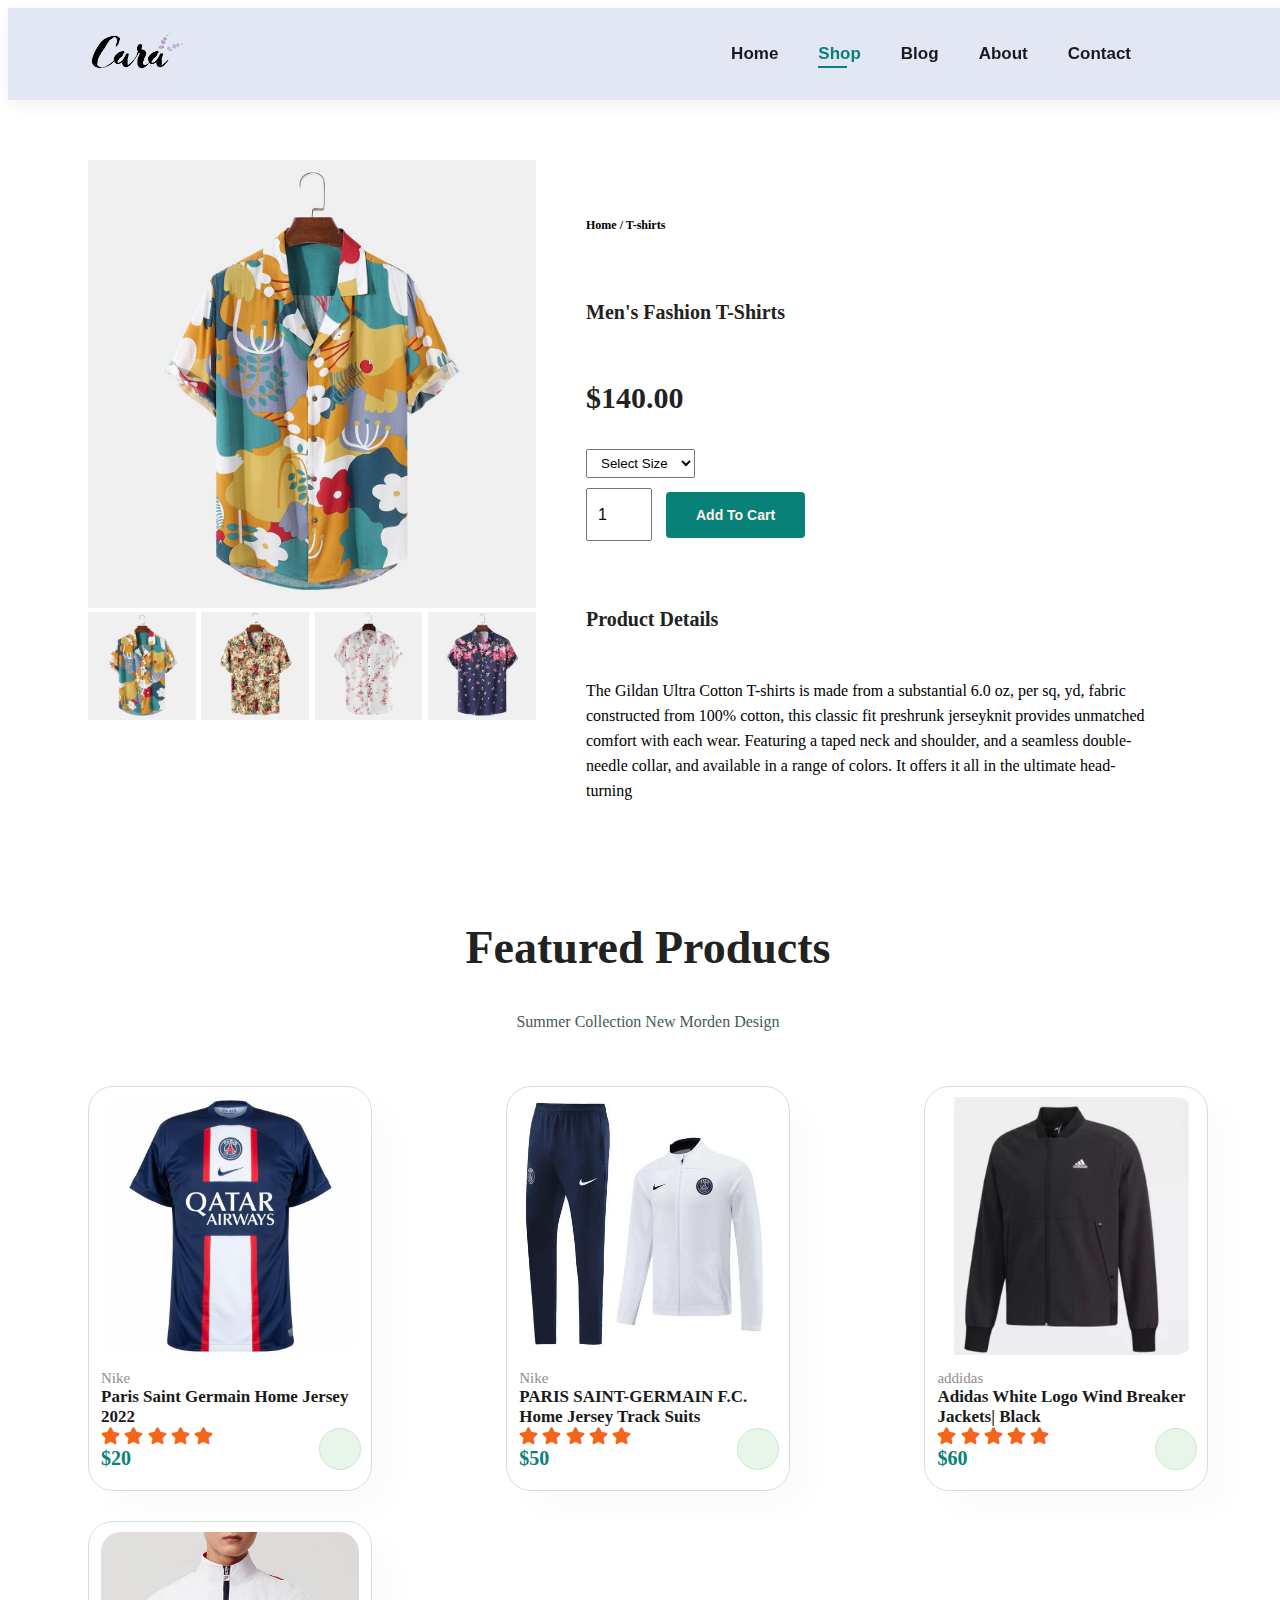
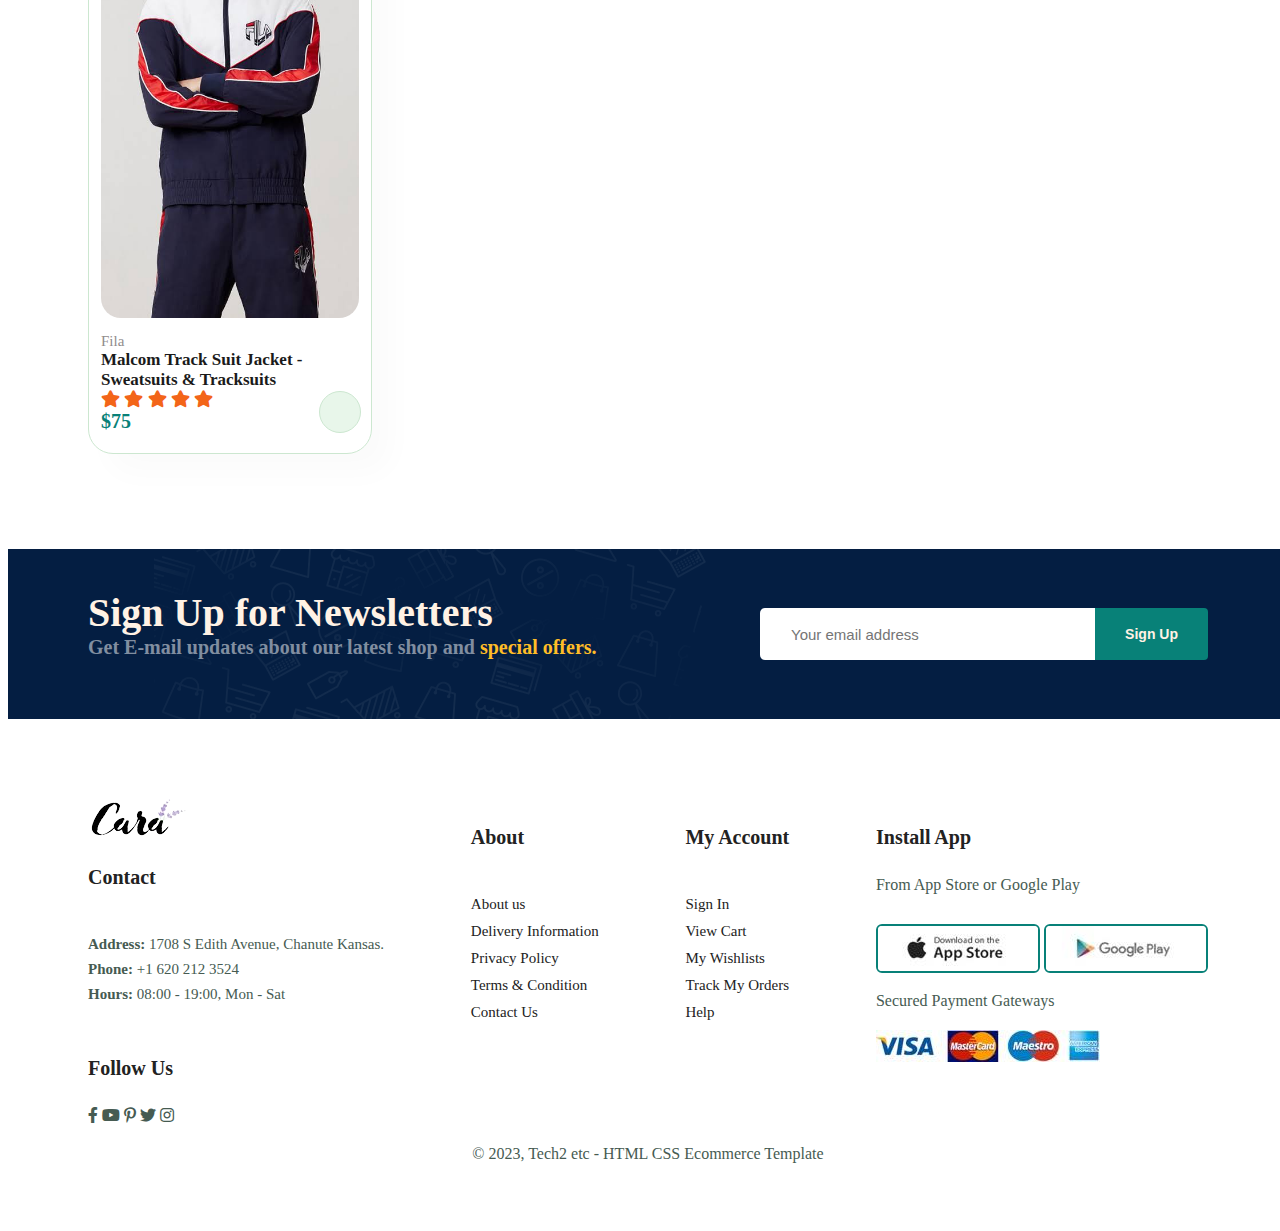
<file: sproduct.html>
<!DOCTYPE html>
<html lang="en">
<head>
    <meta charset="UTF-8">
    <meta name="viewport" content="width=device-width, initial-scale=1.0">
    <title>Shopify Store</title>
    <link rel="stylesheet" href="https://pro.fontawesome.com/releases/v5.10.0/css/all.css"/>
    <link rel="stylesheet" href="style.css">
     
   
    
</head>
<body>
    <section id="header">
        <a href="#"><img src="image/cara.png" class="logo" alt=""></a>
    <div>
        <ul id="navbar">
            <li><a  href="Index.html" >Home</a></li>
            <li><a class="active" href="shop.html">Shop</a></li>
            <li><a href="blog.html">Blog</a></li>
            <li><a href="about.html">About</a></li>
            <li><a href="contact.html">Contact</a></li>
            <li id="lg-bag"><a href="cart.html"><i class="far fa-shopping-bag"></i></a></li>
            <a href="#" id="close"><i class="far fa-times"></i></a>
        </ul>
    </div>
    <div id="mobile">
        <a href="cart.html"><i class="far fa-shopping-bag"></i></a>
        <i id="bar" class="fas fa-outdent"></i>
    </div>
    </section>

  <section id="prodetails" class="section-p1">
    <div class="single-pro-image">
    <img src="image/products/f7.JPG" width="100%" id="MainImg">

    <div class="small-img-group">
        <div class="small-img-pro">
            <img src="image/products/f7.JPG" width="100%" class="small-img">
        </div>
        <div class="small-img-pro">
            <img src="image/products/102.JPG" width="100%" class="small-img">
        </div>
        <div class="small-img-pro">
            <img src="image/products/103.JPG" width="100%" class="small-img">
        </div>
        <div class="small-img-pro">
            <img src="image/products/104.JPG" width="100%" class="small-img">
        </div>

    </div>

    </div>

    <div class="single-pro-details">
        <h6>Home / T-shirts</h6> 
        <h4>Men's Fashion T-Shirts</h4> 
        <h2>$140.00</h2>
        <select>
            <option>Select Size</option>
            <option>XL</option>
            <option>XXL</option>
            <option>Small</option>
            <option>Large</option>
        </select>
        <input type="number" value="1">
        <button class="normal">Add To Cart</button>
        <h4>Product Details</h4>
        <span>The Gildan Ultra Cotton T-shirts is made from a substantial 6.0 oz, per sq, yd, fabric constructed from 100% cotton, this classic fit preshrunk jerseyknit provides unmatched comfort with each wear. Featuring a taped neck and shoulder, and a seamless double-needle collar, and available in a range of colors. It offers it all in the ultimate head-turning</span>
    </div>
  </section>

  <section id="product1" class="section-p1">
    <h2>Featured Products</h2>
    <p>Summer Collection New Morden Design</p>
    <div class="pro-container">
        <div class="pro">
            <img src="image/products/n1.JPG">
            <div class="des">
                <span class="spa">Nike</span><br>
                <span class="spaa"><b>Paris Saint Germain Home Jersey 2022</b></span>
                <div class="star">
                    <i class="fas fa-star"></i>
                    <i class="fas fa-star"></i>
                    <i class="fas fa-star"></i>
                    <i class="fas fa-star"></i>
                    <i class="fas fa-star"></i>
                </div>
                <span class="spat"><b>$20</b></span>
            </div>
            <a class="cart" href="#"><i class="fal fa-shopping-cart"></i></a>
        </div>
        <div class="pro">
            <img src="image/products/n2.JPG">
            <div class="des">
                <span class="spa">Nike</span><br>
                <span class="spaa"><b>PARIS SAINT-GERMAIN F.C. Home Jersey Track Suits</b></span>
                <div class="star">
                    <i class="fas fa-star"></i>
                    <i class="fas fa-star"></i>
                    <i class="fas fa-star"></i>
                    <i class="fas fa-star"></i>
                    <i class="fas fa-star"></i>
                </div>
                <span class="spat"><b>$50</b></span>
            </div>
            <a class="cart" href="#"><i class="fal fa-shopping-cart"></i></a>
        </div>
        <div class="pro">
            <img src="image/products/n3.JPG">
            <div class="des">
                <span class="spa">addidas</span><br>
                <span class="spaa"><b>Adidas White Logo Wind Breaker Jackets| Black</b></span>
                <div class="star">
                    <i class="fas fa-star"></i>
                    <i class="fas fa-star"></i>
                    <i class="fas fa-star"></i>
                    <i class="fas fa-star"></i>
                    <i class="fas fa-star"></i>
                </div>
                <span class="spat"><b>$60</b></span>
            </div>
            <a class="cart" href="#"><i class="fal fa-shopping-cart"></i></a>
        </div>
        <div class="pro">
            <img src="image/products/n4.JPG">
            <div class="des">
                <span class="spa">Fila</span><br>
                <span class="spaa"><b>Malcom Track Suit Jacket - Sweatsuits & Tracksuits</b></span>
                <div class="star">
                    <i class="fas fa-star"></i>
                    <i class="fas fa-star"></i>
                    <i class="fas fa-star"></i>
                    <i class="fas fa-star"></i>
                    <i class="fas fa-star"></i>
                </div>
                <span class="spat"><b>$75</b></span>
            </div>
            <a class="cart" href="#"><i class="fal fa-shopping-cart"></i></a>
        </div>
    
       
    </div>
  
</section>



    <section id="newsletter" class="section-p1 section-m1">
        <div class="newstext">
            <span class="spin">Sign Up for Newsletters</span>
            <p>Get E-mail updates about our latest shop and <span>special offers.</span></p>
        </div>
        <div class="form">
            <input type="text" placeholder="Your email address">
            <button class="normal"> Sign Up </button>
        </div>
    </section>

    <footer class="section-p1">
        <div class="col">
            <img class="logo" src="image/cara.png">
            <h4>Contact</h4>
            <p><strong>Address:</strong> 1708 S Edith Avenue, Chanute Kansas. </p>
            <p><strong>Phone:</strong> +1 620 212 3524 </p>
            <p><strong>Hours:</strong> 08:00 - 19:00, Mon - Sat </p>
            <div class="follow">
                <h4>Follow Us</h4>
                <div class="icon">
                    <i class="fab fa-facebook-f"></i>
                    <i class="fab fa-youtube"></i>
                    <i class="fab fa-pinterest-p"></i>
                    <i class="fab fa-twitter"></i>
                    <i class="fab fa-instagram"></i>
                    
                </div>
            </div>  
        </div>
        <div class="col">
            <h4>About</h4>
            <a href="#">About us</a>
            <a href="#">Delivery Information</a>
            <a href="#">Privacy Policy</a>
            <a href="#">Terms & Condition</a>
            <a href="#">Contact Us</a>

        </div>
        <div class="col">
            <h4>My Account</h4>
            <a href="#">Sign In</a>
            <a href="#">View Cart</a>
            <a href="#">My Wishlists</a>
            <a href="#">Track My Orders</a>
            <a href="#">Help</a>
        </div>
        <div class="col-install">
            <h4>Install App</h4>
            <p>From App Store or Google Play</p>
            <div class="row">
                <img src="image/payimg/app.jpg">
                <img src="image/payimg/play.jpg">
            </div>
            <p>Secured Payment Gateways</p>
            <img src="image/payimg/pay.jpg">
        </div>

        <div class="copyright">
            <p> &copy; 2023, Tech2 etc - HTML CSS Ecommerce Template</y></p>
        </div>
    </footer>

    <script>
        var MainImg = document.getElementById("MainImg");
        
        var smallimg = document.getElementsByClassName("small-img");
        

        smallimg[0].onclick = function() {
            MainImg.src =smallimg[0].src;
        }
        smallimg[1].onclick = function() {
            MainImg.src =smallimg[1].src;
        }
        smallimg[2].onclick = function() {
            MainImg.src =smallimg[2].src;
        }
        smallimg[3].onclick = function() {
            MainImg.src =smallimg[3].src;
        }

    </script>
   
   
<script src="script.js"></script>   
   

</body>
</html>
</file>
<file: style.css>
h1{
    font-size: 50px;
    line-height: 64px;
    color: #222;
}

h2{
    font-size: 46px;
    line-height: 54px;
    color: #222;

}

h4{
    font-size: 20px;
    color: #222;
}
h6{
    font-weight: 700;
   font-size: 12px;
}

p{
    font-size: 16px;
   color:#465b52;
   margin: 0px 0 20px 0;
}
.section-p1{
    padding:40px 80px;
}

.section-m1{
    margin:40px 0;
}
button.normal{
    font-size: 14px;
    font-weight: 600;
    padding: 15px 30px;
    color: #000;
    background-color: #fff2e5;
    border-radius: 4px;
    cursor: pointer;
    border: none;
    outline: none;
    transition: 0.2s ease;
}
button.white {
    font-size: 17px;
    font-weight: 600;
    padding: 11px 18px;
    color: #fff2e5;
    background-color: transparent;
    cursor: pointer;
    border: 1px solid #fff2e5;
    border-radius: 5px;
    
    transition: 0.2s ease;
}


body{
    width:100%;
}



#header{
    display: flex;
    align-items: center;
    justify-content: space-between;
    padding: 20px  80px;
    background-color: #e3e6f3;
    box-shadow: 0px 5px 15px rgba(0, 0, 0, 0.06);
    z-index: 999;
    position: sticky;
    top: 0;
    left: 0;
}
#navbar{
    display: flex;
    align-items: center;
    justify-content: center;
}

#navbar li{
    list-style: none;
    padding: 0 20px;
    font-size: 17px;
    font-weight: 550;
    font-family: Arial, Helvetica, sans-serif;
    position: relative;
  
    
}
#navbar > li > a{
    text-decoration: none;
    color: #1a1a1a;
    transition: 0.3s ease;
}
#navbar > li > a:hover,
#navbar > li > a.active{
    color: #088178;
}

#navbar > li > a.active::after,
#navbar > li > a:hover::after {
    content: "";
    width: 35%;
    height: 2px;
    position: absolute;
    background: #088178;
    bottom: -4px;
    left: 20px;
    }


    #mobile {
        display: none;
        align-items: center;
    }

    #close {
        display: none;
    }
    

   #hero{
        height: 90vh;
        background-image:url('image/my-logo.png');
        width: 100%;
        background-size: cover;
        background-position: top 25% right 0;
        padding: 0 80px;
        display: flex;
        flex-direction: column;
        align-items: flex-start;
        justify-content: center;
        background-color: #e3e6f3;
       }
       #hero > .span1{
        font-size: 30px;
        font-family:'Gill Sans', 'Gill Sans MT', Calibri, 'Trebuchet MS', sans-serif;
        padding-bottom: 15px;
       }
       #hero > .span2{
        font-size: 60px;
        font-family:Arial, Helvetica, sans-serif;
       }
       #hero > .span3{
        font-size: 60px;
        font-family:Arial, Helvetica, sans-serif;
        color:#088178
       }
       #hero > button{
        background-image: url('image/shop-bg-.png');
        background-color: transparent;
        color: #088178;
        border:0;
        padding: 14px 80px 14px 65px;
        font-family:'Trebuchet MS', 'Lucida Sans Unicode', 'Lucida Grande', 'Lucida Sans', Arial, sans-serif;
        background-repeat: no-repeat;
        cursor: pointer;
        font-weight: 700;
        font-size: 15px;
        }

        #features{
            display: flex;
            align-items: center;
            justify-content: space-between;
            flex-wrap: wrap;
        }

        #features > .feat-box{
            width: 180px;
            text-align: center;
            padding: 25px 15px;
            box-shadow: 20px 20px 34px rgba(0, 0, 0, 0.03);
            border: 1px solid #cce7d0;
            border-radius: 5px;
            margin: 15px 0;
        }

        #features > .feat-box:hover{
            box-shadow: 10px 10px 54px rgba(70, 62, 221, 0.1);
        }

        #features > .feat-box > img{
            width:100%;
            margin-bottom: 10px;
        }

        #features > .feat-box > p{
            display: inline-block;
            padding: 9px 8px 6px 8px;
            line-height: 1;
            border-radius: 4px;
            color: #088178;
            background-color: #fddde4;
            
        }
        #features > .feat-box:nth-child(2) > p {
            background-color: #cdebbc;
        }
        #features > .feat-box:nth-child(3) > p {
            background-color: #d1e8f2;
        }
        #features > .feat-box:nth-child(4) > p {
            background-color: #cdd4f8;
        }
        #features > .feat-box:nth-child(5) > p {
            background-color: #f6dbf6;
        }
        #features > .feat-box:nth-child(6) > p {
            background-color: #fff2e5;
        }

        #product1{
            text-align: center;
        }

        #product1 > .pro-container{
            display: flex;
           justify-content: space-between;
            padding-top: 20px;
            column-gap: 1px;
            flex-wrap: wrap;
        }





        #product1 > .pro-container > .pro{
            width: 23%;
            min-width: 250px;
           padding: 10px 12px;
           border: 1px solid #cce7d0;
           border-radius: 25px;
           cursor: pointer;
           box-shadow: 20px 20px 30px rgba(0, 0, 0, 0.02);
           margin: 15px 0;
           transition: 0.2s ease;
           position: relative;

        }
        #product1 > .pro-container > .pro:hover{
            box-shadow: 20px 20px 30px rgba(0, 0, 0, 0.07); 
        }

        #product1 > .pro-container > .pro > img {
            width: 100%;
            border-radius: 20px;

        }
        #product1 > .pro-container > .pro > .des {
            text-align: start;
            padding: 10px 0 ;
        }

        #product1 > .pro-container > .pro > .des > .spa{
            color: #918c8c;
            font-size: 15px;

        }
        #product1 > .pro-container > .pro > .des > .spaa{
            padding-top: 7px;
            color: #1a1a1a;
            font-size: 17px;
        }
        #product1 > .pro-container > .pro > .des > .star{
            font-size: 17px;
            color: rgba(243, 101, 25);
        }

        #product1 > .pro-container > .pro > .des > .spat {
            padding-top: 7px;
            font-size: 20px;
            font-weight: 700;
            color:#088178;
        }

        #product1 > .pro-container > .pro > .cart{
            width:40px;
            height: 40px;
            line-height: 40px;
            border-radius: 50px;
         background-color: #e8f6ea;
         font-weight: 500;
         color: #088178;
         border: 1px solid #cce7d0;
         position: absolute;
         bottom: 20px;
         right: 10px;

        }

        #banner{
            display: flex;
            flex-direction: column;
            justify-content: center;
            align-items: center;
            text-align: center;
            background-image: url(image/banner/b3.JPG);
            width: 100%;
            height: 40vh;
            background-size: cover;
            background-position: center;
        }

        #banner > .spaa{
            color: #fff2e5;
            font-size: 20px;
            font-family:'Times New Roman', Times, serif;
        }

        #banner > .spa{
            color: #fff2e5;
            font-size: 45px;
            padding: 10px 0;
        }
        #banner > .spa > span{
            color: #ef3636;
            
        }
        #banner >button:hover{
            background-color: #088178;
            color: #fff2e5;
        }

        #sm-banner{
            display: flex;
            justify-content: space-between;
            flex-wrap: wrap;
        }



        #sm-banner > .banner-box{
            display: flex;
            flex-direction: column;
            justify-content: center;
            align-items: flex-start;
            background-image: url(image/banner/b4.JPG);
           min-width: 580px;
            height: 50vh;
            background-size: cover;
            background-position: center;
            padding: 30px;

        }
        #sm-banner > .banner-box2{
            background-image: url(image/banner/b2.JPG);
        }


        #sm-banner > .banner-box> .spt{
            color: #fff2e5;
            font-size: 20px;
            font-weight: 300;
        }
        #sm-banner > .banner-box> .spt1{
            color: #fff2e5;
            font-size: 40px;
            font-weight: 800;
        }
        #sm-banner > .banner-box> .spn{
            color: #fff2e5;
            font-size: 20px;
            font-weight: 500;
            padding-bottom: 15px;
            padding-top: 15px;
        }

        #sm-banner > .banner-box:hover button{
            background-color: #088178;
            border-color: #088178;

        }
        #banner3 {
            display: flex;
            justify-content: space-between;
            flex-wrap: wrap;
            padding: 0 80px;
        }

        #banner3 > .banner-box{
            display: flex;
            flex-direction: column;
            justify-content: center;
            align-items: flex-start;
            background-image: url(image/banner/8.JPG);
           min-width: 30%;
            height: 30vh;
            background-size: cover;
            background-position: center;
            padding: 20px;
            margin-bottom: 20px;

        }

        #banner3 > .banner-box > .spt1{
            color: #fff2e5;
            font-weight: 900;
            font-size: 30px;
        }
        #banner3 > .banner-box > span {
            color: #ec544e;
            font-weight: 200;
            font-size: 25px;
        }

        #banner3 > .banner-box2{
            background-image: url(image/banner/9.JPG);
        }
        #banner3 > .banner-box3{
            background-image: url(image/banner/b5.JPG);
        }

        #newsletter{
            display: flex;
            justify-content: space-between;
            flex-wrap: wrap;
            align-items: center;
            background-image: url('image/banner/b10.PNG');
            background-repeat: no-repeat;
            background-position: 20% 30%;
            background-color: #041e42;
        }

        #newsletter > .newstext > .spin {
            font-size: 40px;
            font-weight: 700;
            color: #fff2e5;
         }
        #newsletter > .newstext > p {
            font-size: 20px;
            font-weight: 600;
            color: #818ea0;
         }
         #newsletter > .newstext > p > span {
            color: #ffbd27;
         }
         #newsletter > .form {
            display: flex;
            width: 40%;
         }

         #newsletter > .form > input {
            height: 3.125rem;
            padding: 0 30px;
            font-size: 15px;
            width: 100%;
            border: 1px solid transparent;
            border-radius: 5px;
            outline: none;
            border-top-right-radius: 0;
            border-bottom-right-radius: 0;

         }

         #newsletter > .form > button{
            background-color: #088178;
            color: #fff2e5;
            white-space: nowrap;
            border-top-left-radius: 0;
            border-bottom-left-radius: 0;
         }

         footer{
            display: flex;
            flex-wrap: wrap;
            justify-content: space-between;
         }
         footer > .col {
            display: flex;
            flex-direction: column;
            align-items: flex-start;
            margin-bottom: 20px;
         }
         /*footer > .col > .logo {
            margin-bottom: 1px;
         } */

         footer > .col > h4 {
            font-size: 20px;
            padding-bottom: 20px;
         }
         footer > .col > p {
            font-size: 15px;
            margin: 0 0 8px 0;

         }
         footer > .col > a {
            font-size: 15px;
            text-decoration: none;
            color: #222;
            margin-bottom: 10px;

         }
        footer >.col > .follow {
            margin-top: 20px;
        }
         
        footer >.col > .follow > .icon {
            color: #465b52;
            padding-right: 4px;
            cursor: pointer;
        }

        footer > .col-install > .row > img{
            border: 2px solid #088178;
            border-radius: 6px;
            margin: 10px 0 15px 0;
        }
        footer >.col > .follow > .icon > i:hover {
            color: #088178;

        }
        footer > .col > a:hover{
            color: #088178;
        }
        footer > .copyright{
            width: 100%;
            text-align: center;
        }
        /*shop-page*/

        #page-header {
         background-image: url('image/banner/b1.JPG');
         width: 100%;
         height: 40vh;
         background-size: cover;
         display: flex;
         justify-content: center;
         text-align: center;
         flex-direction: column;
         padding: 14px;
         
        }
        #page-header .span2{
            color: #fff2e5;
            font-size: 65px;
        } 

        #page-header p{
            color: #fff2e5;
            font-size: 20px;
        }

        #pagination{
            text-align: center;
        }
        #pagination a{
            text-decoration: none;
            background-color: #088178;
            padding: 15px 20px;
            border-radius: 4px;
            color: #fff2e5;
            font-weight: 600;
        }

        #pagination a i{
            font-size: 16px;
            font-weight: 600;
        }

        /*single products*/
        #prodetails  .single-pro-image{
            width: 40%;
            margin-right: 50px;
        }

        .small-img-group{
            display: flex;
            justify-content: space-between;
            
        }
        .small-img-pro{
            flex-basis: 24%;
            cursor: pointer;
        
            
        }

        #prodetails{
            display: flex;
            margin-top: 20px;
        }

        #prodetails  .single-pro-details{
            width: 50%;
            padding-top: 30px;
        }

        #prodetails  .single-pro-details h4{
            padding: 40px 0 20px 0;
        }
        #prodetails  .single-pro-details h2{
            font-size: 30px;
            font-weight: 800;

        }

        #prodetails  .single-pro-details select{
            display: block;
            padding: 5px 10px;
            margin-bottom: 10px;
        }

        #prodetails  .single-pro-details input {
            width: 50px;
            height: 47px;
            padding-left: 10px;
            font-size: 16px;
            margin-right: 10px;
        }
        #prodetails  .single-pro-details button{
            background-color: #088178;
            color: #fff2e5;
        }
        #prodetails  .single-pro-details input:focus{
            outline: none;
        }

        #prodetails  .single-pro-details span{
            line-height: 25px;
        }
        
        /*blog post*/
       #page-header.blog-header{
        background-image: url("image/banner/b6.JPG");
       }

       #blog{
        padding: 150px 150px 0 150px;
       }

       #blog .blog-box{
        display: flex;
        align-items: center;
        width: 100%;
        position: relative;
        padding-bottom: 90px;
       }

       #blog .blog-box .blog-img{
        width:50%;
        margin-right:40px;
       }

       #blog .blog-box .blog-img img{
        width: 100%;
        height: 300px;
        object-fit: cover;
       }

       #blog .blog-box .blog-details{
        width:50%;
       }

       #blog .blog-box .blog-details a {
        text-decoration: none;
        font-size: 13px;
        color: #000;
        font-weight: 700;
        position: relative;
       }

       #blog .blog-box .blog-details a::after{
        content: "";
        width: 50px;
        height: 1px;
        background-color: #000;
        position: absolute;
        top: 8px;
        right: -60px;
       }

       #blog .blog-box .blog-details a:hover{
        color: #088178;
        transition: 0.6s;
       }

       #blog .blog-box .blog-details a:hover::after{
        background-color: #088178;
       }

       #blog .blog-box h1{
        position: absolute;
        top: -100px;
        left: 0;
        font-size: 70px;
        font-weight: 700;
        color: #c9cbce;
        z-index: -9;

       }
       
       /*About Page*/
       #page-header.about-header{
        background-image: url("image/about/a1.PNG");
       }

       #about-head img{
        width: 50%;
        height: auto;
        cursor: pointer;
       }
       #about-head{
        display: flex;
        align-items: center;
       }
       #about-head div{
        padding-left: 40px;
       }

       #about-app{
        text-align:center;
       }
       .fanta{
        width: 70%;
        height: 100%;
        margin: 30px auto 0 auto;
       }

        video {
        width: 50%;
        height: 100%;
        border-radius: 20px;
        
       }

       /*contact-details*/
       #contact-details{
        display: flex;
        align-items: center;
        justify-content: space-between;
       }

       #contact-details .details{
        width: 40%;
        
       }

       #contact-details .details span,
       #form-details form span{
        font-size: 13px;
       }

       #contact-details .details h2,
       #form-details form h2{
        font-size: 30px;
        line-height: 35px;
       }
       #contact-details .details h3{
        font-size: 20px;
       }

       #contact-details .details li{
        list-style: none;
        display: flex;
        padding: 10px 0;
       }

       #contact-details .details li i{
        font-size: 14px;
        padding-right: 22px;
       }

       #contact-details .details li p{
        margin: 0;
        font-size: 14px;
       }

       #contact-details .map {
        width: 55%;
        height: 400px;
    
       }
       #contact-details .map iframe {
        width: 100%;
        height: 100%;
       }

       #form-details{
        display: flex;
        justify-content: space-between;
        margin: 30px;
        padding: 80px;
        border: 1px solid #e1e1e1;
       }


       #form-details form{
        width: 65%;
        display: flex;
        flex-direction: column;
        align-items: flex-start;
       }

       #form-details form input,
       #form-details form textarea{
        width: 100%;
        padding: 12px 15px;
        outline: none;
        margin-bottom: 20px;
        border: 1px solid #e1e1e1;
       }

       #form-details form button{
        background-color: #088178;
        color: #fff2e5;
       }

       #form-details .people div{
        padding-bottom: 25px;
        display: flex;
        align-items: flex-start;
       }

       #form-details .people div img{
        width: 65px;
        height: 65px;
        object-fit: cover;
        margin-right: 15px;
       }

       #form-details .people div p{
        margin: 0;
        font-size: 13px;
        line-height: 25px;
       }

       #form-details .people div p span{
        display: block;
        font-size: 16px;
        font-weight: 600;
        color: #000;
       }

       /*cart page */
       #cart{
        overflow-x: auto;
       }


       #cart table{
        width: 100%;
        border-collapse: collapse;
        table-layout: fixed;
        white-space: nowrap;
       }

       #cart table img{
        width: 25%;
       }

       #cart table td:nth-child(1){
        width: 100px;
        text-align: center;
    }
       #cart table td:nth-child(2){
        width: 150px;
        text-align: center;
    }
       #cart table td:nth-child(3){
        width: 250px;
        text-align: center;
    }
    
    #cart table td:nth-child(4),
    #cart table td:nth-child(5),
    #cart table td:nth-child(6){
        width: 150px;
        text-align: center;

       }

       #cart table td:nth-child(5) input{
        width: 40px;
        padding: 10px 5px 10px 15px;
       }

       #cart table thead{
        border: 1px solid #e2e9e1;
        border-left: none;
        border-right: none;
       }

       #cart table thead td{
        font-weight: 700;
        text-transform: uppercase;
        font-size: 13px;
        padding: 18px 0;
       }

       #cart table tbody tr td{
        padding-top: 15px;
       }

       #cart table tbody td{
        font-size: 13px;
       }

       #cart-add{
        display: flex;
        flex-wrap: wrap;
        justify-content: space-between;

       }
       #coupon{
        width: 50%;
        margin-bottom: 30px;
       }

       #coupon h3,
       #subotal h3{
        padding-bottom: 15px;
       }

       #coupon input{
        padding: 10px 20px;
        outline: none;
        width: 60%;
        margin-right: 10px;
        border: 1px solid #e2e9e1;
       }

       #coupon button,
       #subtotal button{
        background-color: #088178;
        color: #fff2e5;
        padding: 12px 20px;
       }

       #subtotal{
        width: 45%;
        margin-bottom: 30px;
        border: 1px solid #e2e9e1;
        padding: 30px;
       }

       #subtotal table{
        border-collapse: collapse;
        width: 100%;
        margin-bottom: 30px;
       }

       #subtotal table td{
        width: 50%;
        border: 1px solid #e2e9e1;
        padding: 10px;
        font-size: 17px;

       }


    




















        @media (max-width:799px) {
            .section-p1 {
                padding: 40px 20px;
            }

            #header {
                min-width:90%;
               }


            #navbar {
                display: flex;
                flex-direction: column;
                align-items: flex-start;
                justify-content: flex-start;
                position: fixed;
                top: 0;
                right: -300px;
                height: 100vh;
                width: 300px;
                background-color: #e3e6f3;
                box-shadow: 0 40px 60px rgba(0, 0, 0, 0.01);
                padding: 80px 0 0 10px;
                transition: 0.3s ;
            }
            #navbar.active {
                right: 0;

            }

            #navbar > li {
                margin-bottom: 35px;
            }


            #mobile {
                display: flex;
                align-items: center;
                
            }


            #mobile > i {
               color: #1a1a1a;
               font-size: 20px;
               padding-left: 20px; 

                
            }
            #mobile > a {
               color: #1a1a1a;
               font-size: 20px;
               
                
            }
            #close{
                display: initial;
                position: absolute;
                top: 30px;
                left: 30px;
                color: #222;
                font-size: 24px;

            }
            #lg-bag {
                display: none;
            }

            
            #hero {
                height: 70vh;
                padding: 0 80px;
                background-color: #e3e6f3;
                background-position: 30% right 30%;

            }


            #features {
                display: grid;
                grid-template-columns: auto auto;
                gap: 10px;
                
            }


            #features > .feat-box {
               
                margin: 15px 15px;
            }

            #product1 > .pro-container {
                
                justify-content: center;
             
            }

            #product1 > .pro-container > .pro {
               
                margin: 15px;
                      
            }

            #banner {
                height: 20vh;
                
            }

            #sm-banner > .banner-box {
                min-width: 100%;
                height: 30vh;
            }

            #banner3 {
                padding: 0 40px;
            }
            #banner3 > .banner-box {
               width: 28%;
            }

            #newsletter > .form {
             
                width: 70%;
            }

            #newsletter > .newstext > p {
                margin-top: 20px;
            }

            div {
                padding: 0 50px;
                display: block;
            }
            /*contact page*/
            #form-details {
                padding: 40px;
                
            }

            #form-details form {
                width: 50%;
                
            }

            #contact-details .map {
                width: 60%;
                
            }

        }

        @media (max-width: 477px) {
            #header {
                z-index:9; 
                padding: 10px  30px;
                
        }
        #hero {
            padding: 0 20px;
            background-position: 55%;
        }

        #hero > .span2 {
            font-size: 32px;
        }

        #hero > .span3 {
            font-size: 28px;  
        }

        #features > .feat-box {
            width: 150px;
            margin: 0 0 15px 0;
        }

        #features {
            justify-content: space-between;
        }

        #product1 > .pro-container > .pro {
            width: 100%;
           
        }

        #banner {
            height: 40vh;
        }

        #sm-banner > .banner-box {
            height: 40vh;
        }

        #sm-banner > .banner-box2 {
           margin-top: 20px;
        }

        #banner3 > .banner-box {
            width: 100%;
        }

        #newsletter > .form {
            width: 100%;
        }

        #newsletter {
            padding: 40px 20px;
        }

        #newsletter > .newstext > .spin {
            font-size: 20px;
            
        }

        #newsletter > .newstext > p {
            font-size: 15px;
        }

        footer > .copyright {
            text-align: start;
            margin-top: 20px;
        }

        /*Single product*/
        #prodetails {
            display: flex;
            flex-direction: column;
        }
        #prodetails  .single-pro-image {
            width: 100%;
            margin-right: 0px;
        }
        #prodetails  .single-pro-details {
            width: 100%;
            
        }
        /*blog post*/
        #blog .blog-box {
            display: flex;
            flex-direction: column;
            align-items: flex-start;
        }

        #blog {
            padding:100px 20px 0 20px;
        }

        #blog .blog-box .blog-img {
            width: 100%;
            margin-right: 0px;
            margin-bottom: 30px;
        }
        #blog .blog-box .blog-details {
            width: 100%;
        }

        /*About page*/
        #about-head {
            flex-direction: column;
            
        }
        #about-head img {
            width: 100%;
            margin-bottom: 20px;
        }
        #about-head div {
            padding-left: 0px;
        }
        .fanta {
            width: 100%;
        }

        /*contact-page*/
        #contact-details {
            flex-direction: column;
           
        }

        #contact-details .details {
            width: 100%;
            margin-bottom: 30px;
        }

        #contact-details .map {
            width: 100%;
        }

        #form-details {
            margin: 10px;
            padding: 30px 10px;
            flex-wrap: wrap;
           
        }
        #form-details form {
            width: 100%;
            margin-bottom: 30px;
        }
        /*cart-page*/
        #cart-add {
         flex-direction: column;   
        }
        #coupon {
            width: 100%;
        }
        #subtotal {
            width: 100%;
            padding: 20px;
        }


    }
</file>
